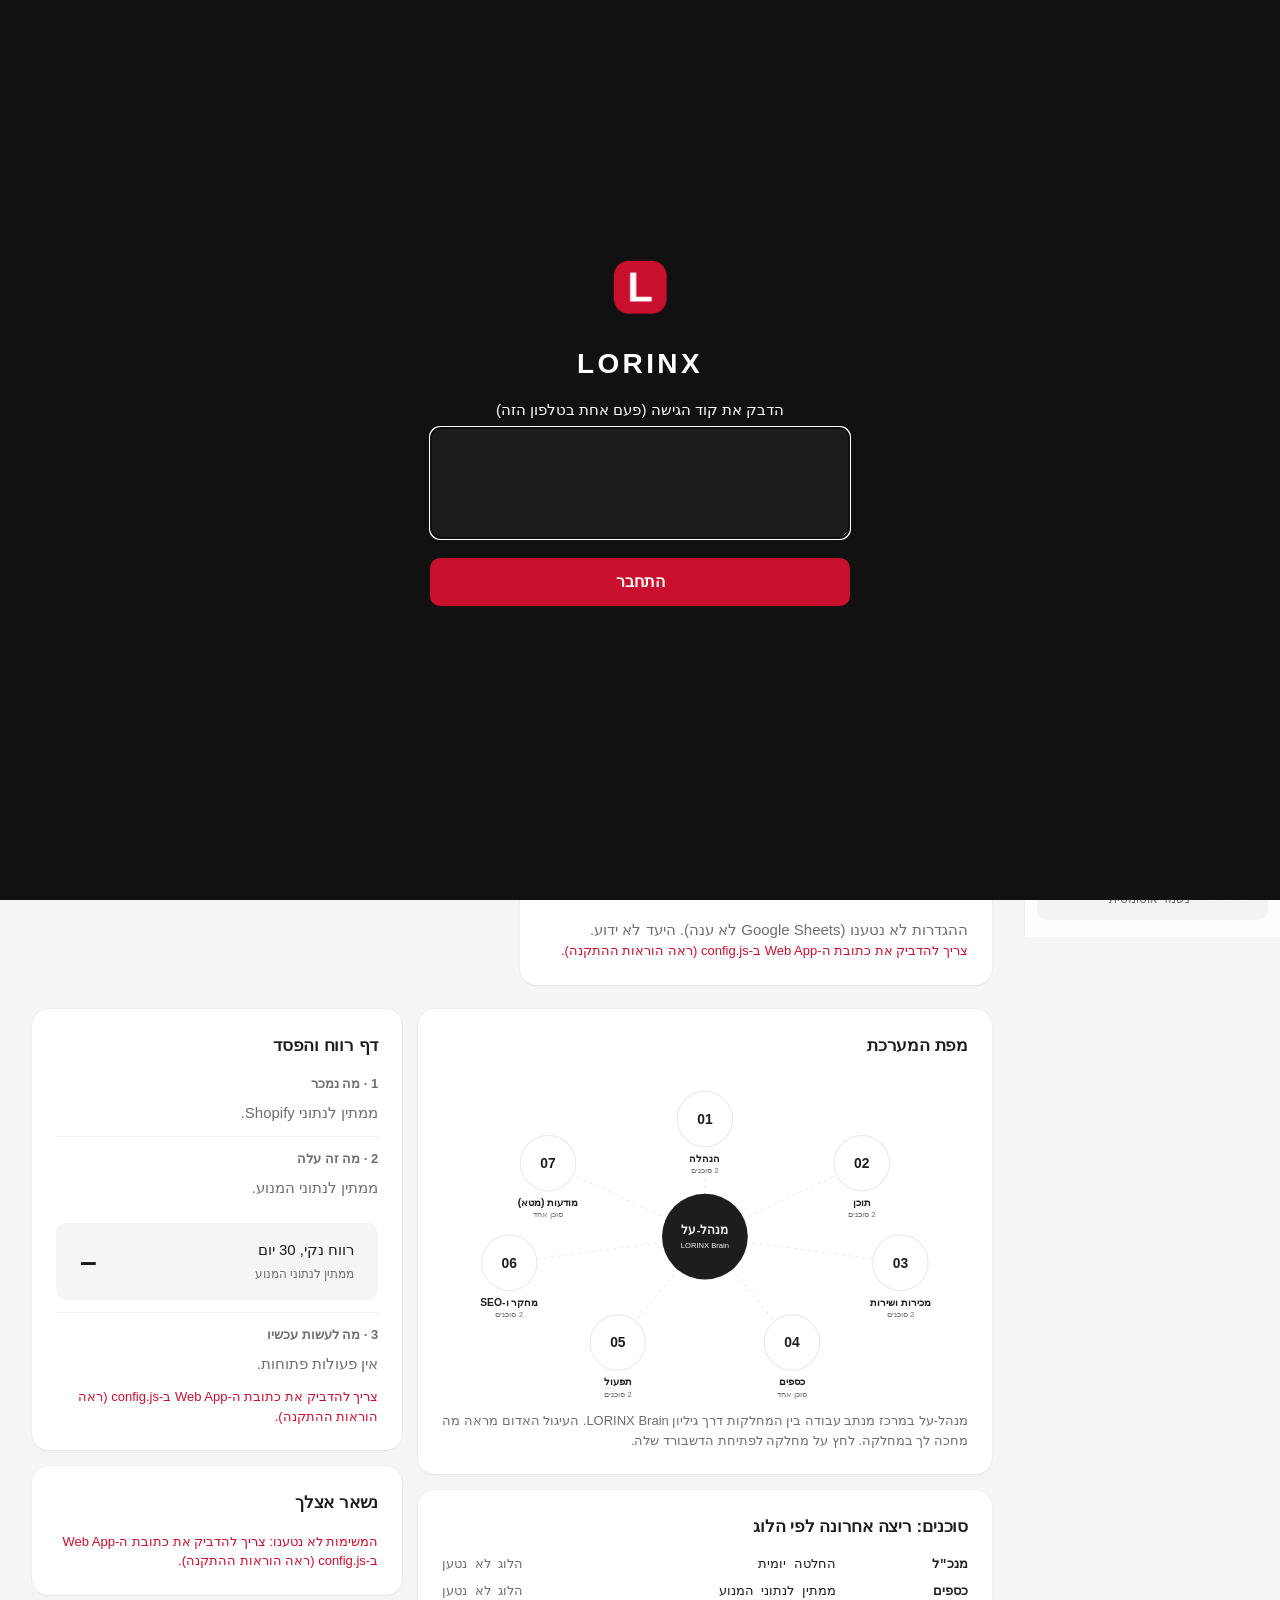
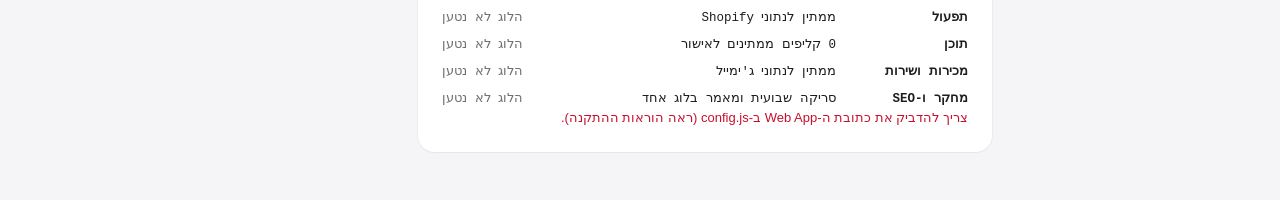
<file: index.html>
<!doctype html>
<html lang="he" dir="rtl"><head><meta charset="utf-8"><meta name="viewport" content="width=device-width,initial-scale=1,viewport-fit=cover"><meta name="robots" content="noindex,nofollow"><meta name="referrer" content="no-referrer"><meta http-equiv="Content-Security-Policy" content="default-src 'self'; script-src 'self' 'sha256-3s3HkGnDMBI40ioAd7CwN55PYe2HM4/DrvTr1pJ2PUg=' 'sha256-/rMK8/UhZylrbrLeGROxRGdM5yQMmKwG+TKrNScrNNk='; style-src 'self' 'unsafe-inline' https://fonts.googleapis.com; font-src https://fonts.gstatic.com; connect-src https://script.google.com https://script.googleusercontent.com; img-src 'self' data: blob:; media-src 'self' blob: data:; object-src 'none'; base-uri 'none'; form-action 'none'"><meta name="theme-color" content="#111111"><link rel="manifest" href="manifest.webmanifest"><link rel="apple-touch-icon" href="apple-touch-icon.png"><link rel="icon" type="image/svg+xml" href="favicon.svg"><link rel="icon" href="favicon.ico" sizes="any"><meta name="apple-mobile-web-app-capable" content="yes"><meta name="mobile-web-app-capable" content="yes"><meta name="apple-mobile-web-app-title" content="LORINX">
<title>LORINX מרכז שליטה</title>
<link rel="icon" type="image/svg+xml" href="[data-uri]">
<link rel="preconnect" href="https://fonts.googleapis.com">
<link rel="stylesheet" href="https://fonts.googleapis.com/css2?family=Arimo:wght@400;600;700&display=swap">
<style>
/* LORINX design system. One accent (red), neutral surfaces, 8px spacing scale, three radii, one soft shadow. */
:root{
  --bg:#F5F5F7; --surface:#FFFFFF; --surface2:#F5F5F7; --ink:#1D1D1F; --muted:#6E6E73; --faint:#AEAEB2;
  --line:rgba(0,0,0,.09); --line2:rgba(0,0,0,.06); --hover:rgba(0,0,0,.04);
  --side:rgba(255,255,255,.78); --sidefg:#1D1D1F; --sidemut:#6E6E73; --sideact:rgba(0,0,0,.06);
  --lime:#C8102E; --limeink:#FFFFFF; --hot:#C8102E; --accent:#C8102E; --accent-ink:#C8102E; --accent-soft:rgba(200,16,46,.10);
  --ok:#1D1D1F; --warn:#6E6E73; --bad:#C8102E; --off:#6E6E73;
  --okbg:#EDEDF0; --warnbg:#F2F2F4; --badbg:#FCE8EB; --offbg:#F2F2F4;
  --font:-apple-system,BlinkMacSystemFont,"SF Pro Text","Heebo","Segoe UI",Arial,sans-serif; --mono:ui-monospace,"SF Mono",Menlo,Consolas,monospace;
  --r1:10px; --r2:16px; --r:16px; --sh:0 1px 2px rgba(0,0,0,.04),0 0 0 .5px rgba(0,0,0,.06);
  --s1:4px; --s2:8px; --s3:12px; --s4:16px; --s5:24px; --s6:32px; --s7:48px;
  --t-title:32px; --t-h2:17px; --t-body:15px; --t-small:13px; --t-cap:12px;
  --ease:cubic-bezier(.2,.7,.2,1); --dur:.16s;
}
@media (prefers-color-scheme: dark){:root:not([data-theme="light"]){
  --bg:#000000; --surface:#1C1C1E; --surface2:#2C2C2E; --ink:#F5F5F7; --muted:#98989D; --faint:#8E8E93;
  --line:rgba(255,255,255,.12); --line2:rgba(255,255,255,.07); --hover:rgba(255,255,255,.06);
  --side:rgba(28,28,30,.8); --sidefg:#F5F5F7; --sidemut:#98989D; --sideact:rgba(255,255,255,.10);
  --ok:#F5F5F7; --warn:#98989D; --bad:#FF5A6A; --accent:#E0283C; --accent-ink:#FF6B7A; --lime:#E0283C; --hot:#E0283C; --accent-soft:rgba(224,40,60,.18);
  --okbg:#2C2C2E; --warnbg:#262628; --badbg:#3A1519; --offbg:#262628; --sh:0 0 0 .5px rgba(255,255,255,.08); color-scheme:dark}}
:root[data-theme="dark"]{
  --bg:#000000; --surface:#1C1C1E; --surface2:#2C2C2E; --ink:#F5F5F7; --muted:#98989D; --faint:#8E8E93;
  --line:rgba(255,255,255,.12); --line2:rgba(255,255,255,.07); --hover:rgba(255,255,255,.06);
  --side:rgba(28,28,30,.8); --sidefg:#F5F5F7; --sidemut:#98989D; --sideact:rgba(255,255,255,.10);
  --ok:#F5F5F7; --warn:#98989D; --bad:#FF5A6A; --accent:#E0283C; --accent-ink:#FF6B7A; --lime:#E0283C; --hot:#E0283C; --accent-soft:rgba(224,40,60,.18);
  --okbg:#2C2C2E; --warnbg:#262628; --badbg:#3A1519; --offbg:#262628; --sh:0 0 0 .5px rgba(255,255,255,.08); color-scheme:dark}
*{box-sizing:border-box}
html,body{margin:0}
body{background:var(--bg);color:var(--ink);font-family:var(--font);line-height:1.5;font-size:var(--t-body);-webkit-font-smoothing:antialiased}

/* layout */
.app{display:grid;grid-template-columns:256px minmax(0,1fr);min-height:100vh;transition:grid-template-columns .22s var(--ease)}
.app.collapsed{grid-template-columns:72px minmax(0,1fr)}
.side{background:var(--side);-webkit-backdrop-filter:saturate(1.8) blur(20px);backdrop-filter:saturate(1.8) blur(20px);color:var(--sidefg);padding:var(--s5) var(--s3);display:flex;flex-direction:column;gap:var(--s4);position:sticky;top:0;height:100vh;overflow-y:auto;overflow-x:hidden;border-inline-end:1px solid var(--line2)}
.brand{padding:0 var(--s2) var(--s2);display:flex;align-items:center;gap:var(--s3)}
.brand .mk{width:36px;height:36px;border-radius:9px;flex:none;display:block}
.brand div{min-width:0;flex:1}
.brand b{display:block;font-size:16px;letter-spacing:.12em;line-height:1.15;font-weight:700}
.brand span{font-size:var(--t-cap);color:var(--sidemut)}
.colbtn{flex:none;width:28px;height:28px;padding:0;border:0;background:transparent;color:var(--sidemut);border-radius:8px;display:grid;place-items:center}
.colbtn:hover{background:var(--hover);color:var(--ink)}
.colbtn svg{width:18px;height:18px;transition:transform .22s var(--ease)}
.app.collapsed .colbtn svg{transform:scaleX(-1)}
.nav{display:flex;flex-direction:column;gap:2px}
.nav h4{margin:var(--s4) var(--s3) var(--s2);font-size:var(--t-cap);color:var(--sidemut);font-weight:600;letter-spacing:0}
.nav a{display:flex;align-items:center;justify-content:space-between;gap:var(--s2);padding:9px var(--s3);color:var(--sidefg);text-decoration:none;font-size:14px;border-radius:var(--r1);cursor:pointer;position:relative;transition:background var(--dur) var(--ease)}
.nav a:hover{background:var(--hover)}
.nav a.on{background:var(--sideact);font-weight:600}
.nav a:focus-visible{outline:2px solid var(--accent);outline-offset:-2px}
.nav .lab{display:flex;align-items:center;gap:var(--s3);min-width:0}
.nav .sym{width:20px;height:20px;flex:none;fill:none;stroke:currentColor;stroke-width:1.7;stroke-linecap:round;stroke-linejoin:round;opacity:.72}
.nav a.on .sym{opacity:1;stroke:var(--accent)}
.nav .ic{width:6px;height:6px;border-radius:50%;background:var(--faint);flex:none}
.nav .ic.warn{background:var(--faint)}.nav .ic.bad{background:var(--accent)}.nav .ic.ok{display:none}
.badge{min-width:20px;height:20px;padding:0 6px;border-radius:10px;background:var(--accent);color:#fff;font-size:11px;font-weight:600;display:inline-grid;place-items:center}
.badge.dim{background:var(--surface2);color:var(--muted)}
.connside{padding:var(--s2) var(--s3)}
.connside h4{margin:0 0 var(--s2);font-size:var(--t-cap);color:var(--sidemut);font-weight:600}
.chipsd{display:flex;flex-wrap:wrap;gap:6px}
.chipsd span{font-size:11px;padding:3px 9px;border-radius:999px;background:var(--hover);color:var(--muted);display:inline-flex;gap:6px;align-items:center}
.chipsd span i{width:6px;height:6px;border-radius:50%;background:var(--faint)}
.chipsd span i.ok{background:var(--ink)}.chipsd span i.bad{background:var(--accent)}
.sidefoot{margin-top:auto;font-size:var(--t-cap);color:var(--sidemut);padding:var(--s3);border-radius:var(--r1);display:flex;gap:var(--s3);align-items:center;background:var(--hover)}
.sidefoot .av{display:flex}
.sidefoot .av span{width:22px;height:22px;border-radius:50%;border:2px solid var(--surface);margin-inline-start:-6px;display:grid;place-items:center;font-size:10px;font-weight:600;color:#fff;background:var(--faint)}
.sidefoot .av span:nth-child(1){background:var(--accent);margin-inline-start:0}.sidefoot .av span:nth-child(2){background:var(--ink)}.sidefoot .av span:nth-child(3){background:var(--muted)}
.sidefoot b{display:block;color:var(--ink);font-size:var(--t-cap);font-weight:600}
.app.collapsed .brand div,.app.collapsed .nav h4,.app.collapsed .connside,.app.collapsed .sidefoot,.app.collapsed .nav .lab>span:not(.sym),.app.collapsed .nav .ic{display:none}
.app.collapsed .brand{flex-direction:column;padding:0}
.app.collapsed .nav a{justify-content:center;padding:11px 0}
.app.collapsed .nav .badge{position:absolute;top:2px;inset-inline-end:8px;min-width:16px;height:16px;font-size:10px;padding:0 4px}

.main{min-width:0;padding:var(--s6) var(--s6) var(--s7);display:flex;flex-direction:column;gap:var(--s5);max-width:1240px;width:100%}
.top{display:flex;justify-content:space-between;align-items:flex-end;gap:var(--s4);flex-wrap:wrap}
.top h1{overflow-wrap:anywhere;margin:0;font-size:var(--t-title);font-weight:700;letter-spacing:-.02em;line-height:1.15}
.top .sub{color:var(--muted);font-size:var(--t-small);margin-top:var(--s1)}
.tools{display:flex;gap:var(--s3);align-items:center;flex-wrap:wrap}
.pillx{display:inline-flex;align-items:center;gap:var(--s2);font-size:var(--t-small);font-weight:500;padding:6px 12px;background:var(--surface);box-shadow:var(--sh);border-radius:999px}
.pillx i{width:7px;height:7px;border-radius:50%;background:var(--faint)}
.pillx.bad i{background:var(--accent);box-shadow:0 0 0 3px var(--accent-soft)}
.clock{font-variant-numeric:tabular-nums;font-size:var(--t-small);font-weight:500;color:var(--muted)}
h2{font-size:var(--t-h2);margin:0 0 var(--s4);font-weight:600;color:var(--ink);letter-spacing:-.01em}
#view{animation:vin .22s var(--ease);display:flex;flex-direction:column;gap:var(--s5)}
@keyframes vin{from{opacity:0;transform:translateY(4px)}to{opacity:1;transform:none}}

/* data surfaces */
.ticker{background:var(--surface);box-shadow:var(--sh);color:var(--muted);border-radius:var(--r1);padding:var(--s3) var(--s4);display:flex;gap:var(--s5);overflow-x:auto;font-family:var(--mono);font-size:12px;white-space:nowrap;direction:ltr}
.ticker b{color:var(--ink);margin-inline-end:6px;font-weight:600}.ticker .up{color:var(--ink)}.ticker .dn{color:var(--accent-ink)}
.hero{border-radius:var(--r2);padding:var(--s6);background:var(--surface);box-shadow:var(--sh);color:var(--ink);display:flex;justify-content:space-between;gap:var(--s5);flex-wrap:wrap;align-items:center}
.hero .big{font-size:60px;font-weight:600;line-height:1;letter-spacing:-.03em;font-variant-numeric:tabular-nums;direction:ltr;display:inline-block}
.hero .hi{font-size:var(--t-body);margin-top:var(--s3);color:var(--muted)}
.hero .ov{text-align:end}.hero .ov b{display:block;font-size:48px;line-height:1;font-weight:600;letter-spacing:-.02em}.hero .ov span{font-size:var(--t-small);color:var(--muted)}
.kpis{display:grid;grid-template-columns:repeat(auto-fit,minmax(140px,1fr));gap:var(--s4)}
.kpi{background:var(--surface);box-shadow:var(--sh);border-radius:var(--r2);padding:var(--s5);min-width:0;display:flex;flex-direction:column;gap:var(--s1)}
.kpi .l{color:var(--muted);font-size:var(--t-small)}
.kpi b{font-size:32px;font-weight:600;letter-spacing:-.02em;font-variant-numeric:tabular-nums;line-height:1.15;margin-block:var(--s1)}
.kpi .s{color:var(--muted);font-size:var(--t-cap)}
.kpi.warn b{color:var(--ink)} .kpi.bad b{color:var(--bad)} .kpi.ok b{color:var(--ink)}
.card{background:var(--surface);box-shadow:var(--sh);border-radius:var(--r2);padding:var(--s5);min-width:0}
.card>h2{margin-bottom:var(--s4)}
.card.dark{background:var(--surface);color:var(--ink)}.card.dark h2{color:var(--ink)}
.grid2{display:grid;grid-template-columns:repeat(auto-fit,minmax(340px,1fr));gap:var(--s4)}
.split{display:grid;grid-template-columns:minmax(0,1.55fr) minmax(0,1fr);gap:var(--s4)}
.pill{display:inline-block;font-size:var(--t-cap);padding:3px 10px;font-weight:600;white-space:nowrap;border-radius:999px}
.pill.ok{background:var(--okbg);color:var(--ok)} .pill.warn{background:var(--warnbg);color:var(--warn)} .pill.bad{background:var(--badbg);color:var(--bad)} .pill.off{background:var(--offbg);color:var(--off)} .pill.lime{background:var(--accent-soft);color:var(--accent-ink)}

/* controls */
button{font:inherit;font-size:14px;font-weight:500;cursor:pointer;padding:8px 16px;border:1px solid var(--ink);background:var(--ink);color:var(--bg);border-radius:var(--r1);transition:background var(--dur) var(--ease),opacity var(--dur) var(--ease),transform .08s var(--ease)}
button:hover{opacity:.86}
button:active{transform:scale(.98)}
button.ghost{background:transparent;color:var(--ink);border-color:var(--line)}
button.ghost:hover{background:var(--hover);opacity:1}
button.go{background:var(--accent);border-color:var(--accent);color:var(--limeink);font-weight:600}
button.sm{padding:6px 12px;font-size:var(--t-small)}
button.x{padding:4px 10px;font-size:var(--t-small);background:transparent;color:var(--muted);border-color:var(--line)}
button.x:hover{color:var(--accent-ink);background:var(--accent-soft);opacity:1}
button:focus-visible,input:focus-visible,select:focus-visible,.node:focus-visible{outline:2px solid var(--accent);outline-offset:2px}
button[disabled]{opacity:.4;cursor:default;pointer-events:none}
input,select{font:inherit;font-size:14px;color:var(--ink);background:var(--surface2);border:1px solid transparent;border-radius:var(--r1);padding:8px 12px;min-width:0;width:100%;transition:border-color var(--dur) var(--ease),box-shadow var(--dur) var(--ease),background var(--dur) var(--ease)}
input:hover,select:hover{background:var(--hover)}
input:focus,select:focus{outline:none;background:var(--surface);border-color:var(--accent);box-shadow:0 0 0 3px var(--accent-soft)}
select{-webkit-appearance:none;appearance:none;background-image:url("data:image/svg+xml,%3Csvg xmlns='http://www.w3.org/2000/svg' width='12' height='8' fill='none' stroke='%2386868B' stroke-width='1.6' stroke-linecap='round'%3E%3Cpath d='M1 1.5l5 5 5-5'/%3E%3C/svg%3E");background-repeat:no-repeat;background-position:left 12px center;padding-inline-end:12px;padding-inline-start:30px}
input[type=checkbox]{width:22px;height:22px;padding:0;accent-color:var(--accent)}
.note{font-size:var(--t-small);color:var(--muted);margin:var(--s3) 0 0}
.err{font-size:var(--t-small);color:var(--bad);margin:0}
.stale{font-size:var(--t-cap);color:var(--muted)}
.stale.old{color:var(--bad);font-weight:600}
.hrow{display:grid;grid-template-columns:1fr auto;gap:4px 12px;padding:10px 0;border-bottom:1px solid var(--line,rgba(128,128,128,.18))}
.hrow:last-child{border-bottom:0}
.hrow .pill{align-self:start}
.hrow .d{grid-column:1/-1;font-size:var(--t-small);color:var(--muted);overflow-wrap:anywhere}
a{color:var(--accent-ink);text-decoration:none}a:hover{text-decoration:underline}
.nav a{color:var(--sidefg)}.nav a:hover{text-decoration:none}
.tbl{overflow-x:auto}
table{border-collapse:collapse;width:100%;font-size:14px}
th{text-align:start;font-size:var(--t-cap);color:var(--muted);font-weight:500;padding:var(--s2) var(--s3);border-bottom:1px solid var(--line);white-space:nowrap}
td{padding:var(--s3);border-bottom:1px solid var(--line2);vertical-align:middle}
tbody tr{transition:background var(--dur) var(--ease)}
tbody tr:hover td{background:var(--hover)}
tr:last-child td{border-bottom:0}
td.num,th.num{font-variant-numeric:tabular-nums;text-align:end}
tr.hot td{background:var(--badbg)}
.gauge{display:grid;gap:var(--s3);justify-items:center}
.gauge svg{width:100%;max-width:300px;display:block}
.gauge .gt{fill:none;stroke:var(--surface2);stroke-width:14;stroke-linecap:round}
.gauge .gv{fill:none;stroke:var(--accent);stroke-width:14;stroke-linecap:round;transition:stroke-dashoffset .6s var(--ease)}
.gauge .gnum{font-size:21px;font-weight:700;fill:var(--ink)}
.gauge .gsub{font-size:8.5px;fill:var(--sidemut)}
.gstats{display:grid;grid-template-columns:repeat(3,minmax(0,1fr));gap:var(--s3);width:100%;text-align:center}
.gstats b{display:block;font-size:18px}.gstats span{font-size:var(--t-cap);color:var(--sidemut)}
.seg{display:flex;gap:6px;margin-bottom:var(--s2)}
.seg button.on{background:var(--ink);color:var(--bg);border-color:var(--ink)}
.prog{height:6px;background:var(--surface2);border-radius:6px;margin-top:var(--s2);position:relative;overflow:hidden}
.prog i{position:absolute;inset-block:0;inset-inline-start:0;background:var(--ink);border-radius:6px;transition:width .5s var(--ease)}

/* lists */
.rows{display:flex;flex-direction:column}
.row{display:grid;grid-template-columns:1fr auto;gap:2px var(--s3);padding-block:var(--s3);border-top:1px solid var(--line2);align-items:center}
.row:first-child{border-top:0;padding-top:0}
.row .n{font-weight:500;min-width:0;overflow-wrap:anywhere}
.row .v{color:var(--muted);font-size:var(--t-small);text-align:end}
.row .d{color:var(--muted);font-size:var(--t-small);grid-column:1 / -1;overflow-wrap:anywhere}
.erow{display:grid;grid-template-columns:1fr 1fr auto;gap:6px;padding-block:var(--s2);border-top:1px solid var(--line2);align-items:center}
.erow:first-child{border-top:0;padding-top:0}
.erow .full{grid-column:1 / -1}
.stack{display:flex;flex-direction:column;gap:6px}
.todo{display:flex;gap:var(--s3);align-items:flex-start;padding-block:var(--s3);border-top:1px solid var(--line2)}
.todo:first-child{border-top:0;padding-top:0}
.todo input[type=checkbox]{margin-top:3px;flex:none}
.todo.done span{text-decoration:line-through;color:var(--muted)}
.todo label{display:flex;gap:var(--s3);flex:1;cursor:pointer;min-width:0}
.clip{display:grid;grid-template-columns:120px minmax(0,1fr);gap:var(--s2) var(--s4);padding-block:var(--s4);border-top:1px solid var(--line2);align-items:start}
.clip:first-child{border-top:0;padding-top:0}
.clip .cv{width:120px;aspect-ratio:9/16;background:#000;border-radius:var(--r1);display:block;object-fit:cover}
.clip .body{display:flex;flex-direction:column;gap:var(--s2);min-width:0}
.clip .tp{display:flex;justify-content:space-between;gap:var(--s3);flex-wrap:wrap;align-items:center}
.clip .cap{overflow-wrap:anywhere;white-space:pre-line;line-height:1.65;font-size:14px;color:var(--ink)}
.clip h3{overflow-wrap:anywhere;margin:0;font-size:var(--t-h2);font-weight:600}
.clip.edit{display:flex;flex-direction:column}
.meta{color:var(--muted);font-size:var(--t-small);display:flex;gap:var(--s3);flex-wrap:wrap}
.file{font-family:var(--mono);font-size:var(--t-cap);direction:ltr;text-align:left;color:var(--muted);overflow-wrap:anywhere}
.acts{display:flex;gap:var(--s2);flex-wrap:wrap;align-items:center}
.empty{color:var(--muted)}
.chips{display:flex;gap:6px;flex-wrap:wrap}
.chip{font-size:var(--t-cap);padding:6px 12px;background:var(--surface2);border-radius:999px;color:var(--muted)}
.bar{display:flex;gap:var(--s2);flex-wrap:wrap;align-items:center;margin-top:var(--s3)}
.editing .card,.editing .kpi{outline:1px dashed var(--line)}
.conn{display:grid;grid-template-columns:1fr auto auto;gap:6px var(--s3);align-items:center;padding-block:var(--s3);border-top:1px solid var(--line2)}
.conn:first-child{border-top:0;padding-top:0}
.conn .d{grid-column:1 / -1;color:var(--muted);font-size:var(--t-small)}
.setgrid{display:grid;grid-template-columns:minmax(0,1fr) 130px;gap:var(--s2) var(--s3);align-items:center}
.setgrid .k{font-size:14px;min-width:0}
.setgrid .k small{display:block;color:var(--muted);font-size:var(--t-cap)}

/* system map */
#hub svg{width:100%;height:auto;display:block}
.node{cursor:pointer}
.node circle.c{fill:var(--surface);stroke:var(--line);stroke-width:1.5;transition:stroke .16s var(--ease),stroke-width .16s var(--ease)}
.node:hover circle.c,.node:focus-visible circle.c{stroke:var(--accent);stroke-width:2.5}
.node text{fill:var(--ink);font-family:var(--font)}
.node .sub{fill:var(--muted)}
.orch circle.o{fill:var(--ink);stroke:none}
.orch text{fill:var(--bg);font-family:var(--font)}
.link{fill:none;stroke:var(--line);stroke-width:1.5;stroke-dasharray:4 6}
.bdgc{fill:var(--accent)} .bdgt{fill:#fff !important;font-weight:600}
.term{font-family:var(--mono);font-size:12.5px;display:flex;flex-direction:column;gap:var(--s2);direction:rtl}
.term div{display:grid;grid-template-columns:120px minmax(0,1fr) auto;gap:var(--s3)}
.term b{color:var(--ink);font-weight:600}.term .t{color:var(--muted)}
.sec{padding-block:var(--s3);border-top:1px solid var(--line2)}.sec:first-of-type{border-top:0;padding-top:0}
.sec h3{margin:0 0 var(--s2);font-size:var(--t-small);font-weight:600;color:var(--muted)}
.line{display:flex;justify-content:space-between;gap:var(--s3);padding-block:6px;font-size:14px;align-items:center}
.line span:last-child{font-variant-numeric:tabular-nums}
.netbar{background:var(--surface2);color:var(--ink);border-radius:var(--r1);padding:var(--s4) var(--s5);display:flex;justify-content:space-between;align-items:center;gap:var(--s3);margin-block:var(--s3)}
.netbar b{white-space:nowrap;font-size:30px;font-weight:600;letter-spacing:-.02em;color:var(--ink);font-variant-numeric:tabular-nums}
.next{display:flex;justify-content:space-between;gap:var(--s3);align-items:center;padding-block:var(--s3);border-top:1px solid var(--line2);font-size:14px}
.next:first-of-type{border-top:0}
.next .n{width:22px;height:22px;border-radius:50%;background:var(--accent);color:var(--limeink);display:grid;place-items:center;font-weight:600;font-size:12px;flex:none}
.next>span:first-child{overflow-wrap:anywhere;display:flex;gap:var(--s3);align-items:center;min-width:0}
#msg{position:fixed;inset-inline:16px;bottom:24px;z-index:9;max-width:520px;margin-inline:auto;display:flex;flex-direction:column;gap:8px;pointer-events:none}
.toast{pointer-events:auto;display:flex;align-items:center;gap:10px;background:var(--ink);color:var(--bg);padding:10px 16px;border-radius:var(--r1);font-size:14px;box-shadow:0 8px 30px rgba(0,0,0,.18);animation:toast .22s var(--ease)}
.toast span{flex:1}.toast button{background:transparent;color:var(--bg);border:1px solid rgba(128,128,128,.55);padding:4px 10px}
#msg,#offl,#lerr{direction:rtl}
#lerr,#offl{position:sticky;top:env(safe-area-inset-top);z-index:40;background:var(--accent);color:#fff;text-align:center;padding:8px 12px;font-size:14px;font-weight:600}
#lerr[hidden],#offl[hidden]{display:none}
.dirty{background:var(--accent-soft);color:var(--accent-ink);padding:8px 12px;border-radius:var(--r1);font-size:var(--t-small);margin-bottom:8px;font-weight:600}
input.srch{width:100%;margin-bottom:8px}
@keyframes toast{from{opacity:0;transform:translateY(8px)}to{opacity:1;transform:none}}

/* skeleton */
.skel{background:linear-gradient(90deg,var(--surface2) 25%,var(--hover) 50%,var(--surface2) 75%);background-size:200% 100%;animation:sk 1.3s linear infinite;border-radius:var(--r1)}
@keyframes sk{from{background-position:200% 0}to{background-position:-200% 0}}
.skelwrap{display:grid;grid-template-columns:repeat(auto-fit,minmax(168px,1fr));gap:var(--s4)}
.skelwrap .skel{height:112px;border-radius:var(--r2)}
.skelwrap .skel.wide{grid-column:1/-1;height:140px}

/* calendar */
.cal{display:grid;grid-template-columns:repeat(7,minmax(0,1fr));gap:var(--s2)}
.cal .dh{font-size:var(--t-cap);color:var(--muted);text-align:center;font-weight:500;padding-bottom:2px}
.cal .day{min-height:108px;background:var(--surface2);border-radius:var(--r1);padding:var(--s2);display:flex;flex-direction:column;gap:4px;min-width:0}
.cal .day.out{opacity:.4}.cal .day.off{background:transparent;box-shadow:inset 0 0 0 1px var(--line2)}.cal .day.today{background:var(--surface);box-shadow:0 0 0 1.5px var(--accent)}
.cal .dn{font-size:var(--t-cap);color:var(--muted);display:flex;justify-content:space-between}
.cal .ev{font:inherit;font-size:11px;text-align:start;border-radius:6px;padding:4px 6px;border:0;cursor:pointer;line-height:1.3;overflow-wrap:anywhere;width:100%;font-weight:500}
.cal .ev b{display:block;font-size:11px;font-weight:600}
.ev.ok{background:var(--okbg);color:var(--ok)}.ev.warn{background:var(--warnbg);color:var(--warn)}.ev.off{background:var(--offbg);color:var(--off)}.ev.lime{background:var(--accent);color:var(--limeink)}.ev.sel{outline:2px solid var(--ink)}
.exrow{display:grid;grid-template-columns:minmax(0,2fr) 100px 100px minmax(0,2fr) auto;gap:6px;padding-block:6px;border-top:1px solid var(--line2);align-items:center}
.exrow>*{min-width:0;overflow-wrap:anywhere}
.exrow.h{font-size:var(--t-cap);color:var(--muted);border-top:0}
.upc{display:grid;grid-template-columns:96px 52px minmax(0,1fr) auto;gap:var(--s2);padding-block:var(--s2);border-top:1px solid var(--line2);align-items:center;font-size:14px}
.upc:first-child{border-top:0}

/* responsive: laptop, tablet, mobile */
@media (max-width:1180px){.main{padding:var(--s5) var(--s5) var(--s7)}}
@media (max-width:980px){.split{grid-template-columns:minmax(0,1fr)}}
@media (max-width:820px){
  .app,.app.collapsed{grid-template-columns:minmax(0,1fr)}
  .side{position:fixed;inset:auto 0 0 0;top:auto;height:auto;z-index:20;flex-direction:row;padding:6px 8px calc(6px + env(safe-area-inset-bottom));gap:0;border-inline-end:0;border-top:1px solid var(--line);overflow:visible}
  .brand,.connside,.sidefoot,.nav h4,.colbtn{display:none}
  .nav{flex-direction:row;overflow-x:auto;gap:2px;width:100%;scrollbar-width:none}
  .nav::-webkit-scrollbar{display:none}
  .nav a,.app.collapsed .nav a{flex:0 0 auto;flex-direction:column;justify-content:center;gap:2px;min-width:64px;padding:6px 8px;font-size:10.5px;border-radius:var(--r1)}
  .nav .lab,.app.collapsed .nav .lab{flex-direction:column;gap:2px;align-items:center}
  .app.collapsed .nav .lab>span:not(.sym){display:inline}
  .nav .lab>span:not(.sym){white-space:nowrap}
  .nav .ic,.app.collapsed .nav .ic{display:none}
  .nav .badge,.app.collapsed .nav .badge{position:absolute;top:2px;inset-inline-end:10px;min-width:16px;height:16px;font-size:10px;padding:0 4px}
  .nav a.on{background:transparent;color:var(--accent-ink)}
  .main{padding:var(--s5) var(--s4) 104px;gap:var(--s4)}
  .top h1{font-size:28px}
  .clip{grid-template-columns:96px minmax(0,1fr)}.clip .cv{width:96px}
  .hero{padding:var(--s5)}.hero .big{font-size:44px}.hero .ov b{font-size:36px}
  .card{padding:var(--s4)}.kpi{padding:var(--s4)}.kpi b{font-size:26px}
  .term div{grid-template-columns:84px minmax(0,1fr)}.term .t{display:none}
  #msg{bottom:88px}
}
@media print{.side,#msg,#offl,.tools,.seg,.colbtn,.bar,button{display:none!important}.app{display:block}.card{break-inside:avoid}body{background:#fff}}
@media (max-width:720px){.cal .day{min-height:70px;padding:4px}.cal .ev{font-size:10px;padding:3px}.exrow{grid-template-columns:1fr 1fr}.upc{grid-template-columns:80px 44px minmax(0,1fr)}.upc .pill{grid-column:1/-1;justify-self:start}}
@media (max-width:560px){.cal{gap:2px;margin-inline:-10px}.cal .day{min-height:56px;padding:1px}.cal .dn span:nth-child(2){display:none}.cal .ev{font-size:0;padding:0;height:44px;min-height:44px;border-radius:6px;display:grid;place-items:center}.cal .ev b{display:none}.cal .ev::before{content:attr(data-g);font-size:16px;line-height:1}}
@media (prefers-reduced-motion:reduce){*,*::before,*::after{animation-duration:.001ms !important;transition-duration:.001ms !important}}

.modal-bg{position:fixed;inset:0;background:rgba(0,0,0,.45);display:flex;align-items:center;justify-content:center;z-index:9999;padding:16px;-webkit-backdrop-filter:blur(4px);backdrop-filter:blur(4px)}
.modal{background:var(--surface);color:var(--ink);border-radius:16px;max-width:380px;width:100%;padding:22px;box-shadow:0 20px 60px rgba(0,0,0,.35);direction:rtl;text-align:right}
.modal h3{margin:0 0 8px;font-size:18px}.modal p{margin:0 0 18px;line-height:1.55;opacity:.8}
.modal .bar{display:flex;gap:10px;justify-content:flex-start}
.modal button.danger{background:#C8102E;color:#fff;border:0}
button.x{color:var(--accent-ink);border-color:var(--accent-soft)}
body{padding-top:env(safe-area-inset-top)}
.modal button:focus-visible{outline:2px solid var(--accent);outline-offset:2px}
@media (max-width:720px){#view{padding-bottom:96px}}
@media (pointer:coarse){button,select,input:not([type=checkbox]){min-height:44px}button.x{min-width:44px}.nav a{min-height:44px}input,select,textarea{font-size:16px}}
@media (max-width:560px){.otbl th:nth-child(3),.otbl td:nth-child(3){display:none}.otbl th,.otbl td{padding-inline:6px}.otbl{font-size:13px}}
@media (max-width:560px){.exrow{grid-template-columns:1fr 1fr}.exrow.h{display:none}.exrow>:nth-child(1),.exrow>:nth-child(4),.exrow>:nth-child(5){grid-column:1/-1}.exrow{padding-block:10px}}

/* period profit */
.seg{flex-wrap:wrap}
.prange{margin:0 0 var(--s3);font-size:var(--t-small);color:var(--muted)}
.netbar b.neg{color:var(--bad)}
.pl{margin-bottom:var(--s3)}
.pl .line{border-top:1px solid var(--line2)}
.pl .line:first-child{border-top:0}
.pl .line.sum{font-weight:700}
.pl .line span:last-child{white-space:nowrap}
.grid2>.card.span{grid-column:1/-1}
.pwrap{container-type:inline-size}
.pgrid{display:grid;grid-template-columns:minmax(0,1fr);gap:var(--s3) var(--s6);align-items:start}
@container (min-width:760px){.pgrid{grid-template-columns:minmax(0,1fr) minmax(0,1.15fr)}}
.pwrap .netbar{flex-wrap:wrap;margin-top:0}
.pwrap .netbar>div{flex:1 1 170px}
.ptbl td.num,.ptbl td:first-child{white-space:nowrap}
.ptbl small{display:block;color:var(--muted);font-size:var(--t-cap)}
.tbl td small{display:block;color:var(--muted);font-size:var(--t-cap);font-weight:400}
@media (max-width:560px){.ptbl th,.ptbl td{padding-inline:var(--s2)}}

/* content preview and viewer */
.mv{position:relative;width:120px}
.cvbtn{padding:0;border:0;background:#000;border-radius:var(--r1);display:block;width:100%;overflow:hidden;cursor:zoom-in;min-height:0}
.cvbtn:hover{opacity:.9}
.clip img.cv{aspect-ratio:auto;height:auto;object-fit:contain;border-radius:0}
.clip .cv.cvwait{background:var(--surface2)}
.clip .cv.cvmiss{background:var(--surface2);color:var(--muted);display:flex;flex-direction:column;align-items:center;justify-content:center;text-align:center;gap:var(--s2);padding:var(--s2);font-size:var(--t-cap);line-height:1.4;aspect-ratio:4/5}
.cvmiss b{color:var(--ink);font-size:var(--t-small);font-weight:600;overflow-wrap:anywhere}
.cvn{position:absolute;inset-block-end:6px;inset-inline-start:6px;background:rgba(0,0,0,.72);color:#fff;font-size:11px;padding:2px 8px;border-radius:999px;pointer-events:none}
.viewer{background:var(--surface);color:var(--ink);border-radius:var(--r2);width:min(980px,100%);max-height:calc(100vh - 32px);display:grid;grid-template-columns:minmax(0,1.1fr) minmax(0,1fr);overflow:hidden;box-shadow:0 20px 60px rgba(0,0,0,.35);direction:rtl;text-align:start}
.vstage{background:#000;display:grid;place-items:center;position:relative;min-height:320px;min-width:0}
.vstage video,.vstage img{max-width:100%;max-height:calc(100vh - 32px);display:block}
.vside{padding:var(--s5);display:flex;flex-direction:column;gap:var(--s3);overflow-y:auto;max-height:calc(100vh - 32px);min-width:0}
.vside .tp{display:flex;justify-content:space-between;gap:var(--s3);flex-wrap:wrap;align-items:center}
.vside h3{margin:0;font-size:20px;font-weight:600}
.vside .cap{white-space:pre-line;line-height:1.65;font-size:14px}
.vside .bar{margin-top:var(--s2)}
.vext{font-size:var(--t-small)}
.vnav{position:absolute;top:50%;transform:translateY(-50%);width:40px;height:40px;min-height:40px;border-radius:50%;padding:0;background:rgba(0,0,0,.6);border:0;color:#fff;font-size:22px;line-height:1}
.vnav:active{transform:translateY(-50%) scale(.96)}
.vnav.p{inset-inline-start:10px}.vnav.n{inset-inline-end:10px}
.vcount{position:absolute;inset-block-start:10px;inset-inline-start:10px;background:rgba(0,0,0,.6);color:#fff;font-size:12px;padding:3px 10px;border-radius:999px;pointer-events:none;font-variant-numeric:tabular-nums}
@media (max-width:820px){.mv{width:96px}}
@media (max-width:720px){.viewer{grid-template-columns:minmax(0,1fr);max-height:calc(100vh - 24px);overflow-y:auto}.vstage{min-height:200px}.vstage video,.vstage img{max-height:62vh}.vside{max-height:none;overflow:visible;padding:var(--s4)}}
.ecard .tp{display:flex;justify-content:space-between;gap:var(--s3);flex-wrap:wrap;align-items:center;margin-bottom:var(--s3)}
.ecard .tp .seg{margin-bottom:0}
.ecard .kpis{margin-top:var(--s3)}
.ek{cursor:pointer}.ek:focus-visible{outline:2px solid var(--ink);outline-offset:2px}
.esel{outline:2px solid var(--ink)}
.edetail{margin-top:var(--s4);border-top:1px solid var(--line2);padding-top:var(--s3)}
.edetail h3{margin:0 0 var(--s2)}
</style>

<div id="lerr" role="alert" dir="rtl" hidden></div>
<div id="offl" role="alert" dir="rtl" hidden>אין חיבור לגיליון. מוצג המצב האחרון הידוע, לקריאה בלבד.</div>
<div class="app" dir="rtl" lang="he" id="app">
  <aside class="side">
    <div class="brand"><svg class="mk" aria-hidden="true" xmlns="http://www.w3.org/2000/svg" viewBox="0 0 512 512"><defs><linearGradient id="lxa" x1="0.2" y1="0" x2="0.9" y2="1"><stop offset="0" stop-color="#FFFFFF"/><stop offset="1" stop-color="#E4E4E4"/></linearGradient><linearGradient id="lxb" x1="0" y1="1" x2="1" y2="0"><stop offset="0" stop-color="#E8E8E8"/><stop offset="1" stop-color="#FFFFFF"/></linearGradient></defs><rect width="512" height="512" fill="#0B0B0B" rx="96"/><g transform="translate(-85.50 -31.50) scale(0.5)"><path d="M441 404Q441 393 451 387L618 284V655Q618 706 580 736Q492 798 441 862Z" fill="url(#lxa)"/><path d="M441 862Q512 776 602 758H925L836 852Q828 867 811 867H441Z" fill="url(#lxb)"/></g></svg><div><b>LORINX</b><span>מערכת הפעלה לעסק</span></div><button class="colbtn" id="colbtn" type="button" aria-label="כיווץ הסרגל" title="כיווץ הסרגל"><svg viewBox="0 0 24 24" fill="none" stroke="currentColor" stroke-width="1.8" stroke-linecap="round" stroke-linejoin="round"><path d="M9 6l6 6-6 6"/></svg></button></div>
    <nav class="nav" id="nav" aria-label="ניווט"></nav>
    <div class="connside" id="connside"></div>
    <div class="sidefoot" id="sidefoot"></div>
  </aside>
  <div class="main">
    <div class="top">
      <div><h1 id="title" tabindex="-1"></h1><div class="sub" id="subtitle"></div></div>
      <div class="tools">
        <span class="pillx" id="livepill"><i></i><span id="livetxt"></span></span>
        <span class="clock" id="clock" dir="ltr"></span>
        <button id="refbtn" class="ghost sm">רענן נתונים</button>
        <button id="editbtn" class="ghost sm" hidden>עריכה</button>
      </div>
    </div>
    <main id="view"><div class="skelwrap"><div class="skel wide"></div><div class="skel"></div><div class="skel"></div><div class="skel"></div><div class="skel"></div></div></main>
  </div>
</div>
<div id="msg" aria-live="polite" role="status"></div>
<script src="gate.js"></script>
<script src="engine.js"></script>
<script src="sheet_adapter.js"></script>
<script src="shim.js"></script>
<script>
(function(){
  var LOCAL=!!window.LORINX_CFG;
  function el(t,c,x){var e=document.createElement(t);if(c)e.className=c;if(x!=null)e.textContent=x;return e}
  function svg(t,a){var e=document.createElementNS("http://www.w3.org/2000/svg",t);for(var k in a||{})e.setAttribute(k,a[k]);return e}
  function J(x){return JSON.stringify(x)}
  function uid(p){return p+Date.now().toString(36)+Math.random().toString(36).slice(2,5)}
  function clone(x){return JSON.parse(J(x))}
  function fmt(n,d){if(n==null||isNaN(n))return "–";var dd=d==null?0:d,v=Number(n);if(Math.round(v*Math.pow(10,dd))===0)v=0;return v.toLocaleString("he-IL",{maximumFractionDigits:dd})}   /* never "-0" (audit 7 U-9) */
  function sh(n){return (n!=null&&!isNaN(n)&&Math.round(Number(n))!==Number(n))?m2(n):fmt(n)+" ₪"}   /* one format for an amount: a fraction is shown with its agorot, in every card (U-13) */
  function plural(n,one,many){return n===1?one:n+" "+many}   /* "קליפ אחד" / "3 קליפים" (U-22) */
  var SHEET="";

  /* ---------- defaults (used only until the store answers / on first run) ---------- */
  function R(a,b,c){return {a:a,b:b||"",c:c||""}}
  function A(n,w,d){return {n:n,w:w||"",d:d||""}}
  function S(l,v,s){return {l:l,v:v,s:s||""}}
  var D_DEPTS=[
    {id:"exec",order:1,name:"הנהלה",st:"ok",tools:["Shopify","Sheets","Gmail"],clips:false,agents:[A("מנכ\"ל","כל יום 06:52","החלטה אחת ליום, הוראה לסוכן הרלוונטי; ניסוי אחד בשבוע"),A("סמנכ\"ל כספים","כל יום 06:58","רווח נטו, תחזית מול יעד, התרעות מרווח")],stats:[],sections:[{t:"מה המערכת מחליטה",rows:[R("החלטה יומית","אחת ביום","נכתבת ללשונית decisions בגיליון"),R("ניסוי שבועי","אחד","השערה, מדד, סף ותוצאה בלשונית experiments"),R("גבולות","","בלי מודעות מטא, בלי שינוי בדף המוצר, רק כלים חינמיים")]}]},
    {id:"content",order:2,name:"תוכן",st:"warn",tools:["Canva","ElevenLabs","Kapwing","Metricool"],clips:true,agents:[A("מפעל תוכן","הפקה ב-1.10 08:30 ואחר כך שבועי","5 קליפים בשבוע, מייל אישור לכל אחד"),A("UGC","ראשון 09:49","תוכן מביקורות אמיתיות בלבד")],stats:[S("פוסטים מתוזמנים","0 מתוך 20","מגבלת התוכנית בחודש"),S("עוקבים","13","0 חדשים ב-30 יום"),S("צפיות, 30 יום","~36","פוסטים וברילס")],sections:[{t:"סבב שבועי קבוע",rows:[R("א׳ כוס רוח","בעיה→פתרון"),R("ב׳ אקדח עיסוי","מוצר"),R("ג׳ כוס רוח","אנשים"),R("ד׳ מעסה רגליים","בעיה→פתרון"),R("ה׳ מכשיר ירכיים","מוצר")]}]},
    {id:"sales",order:3,name:"מכירות ושירות",st:"ok",tools:["ManyChat","Omnisend","Gmail"],clips:false,agents:[A("DM ומכירות","אוטומטי + כל שעה 08:00–22:00","ManyChat על מילות מפתח, שאר השיחות טיוטה אליך"),A("מיילים","אוטומטי","Omnisend, טיוטות ב-Gmail בתווית LORINX-לאישור")],stats:[],sections:[]},
    {id:"fin",order:4,name:"כספים",st:"ok",tools:["Shopify","Sheets"],clips:false,agents:[A("סמנכ\"ל כספים","כל יום 06:58","רווח נטו יומי מהזמנות אמיתיות, בלי הזמנות בדיקה")],stats:[],sections:[]},
    {id:"ops",order:5,name:"תפעול",st:"ok",tools:["Shopify","AutoDS","Gmail"],clips:false,agents:[A("תפעול","כל יום 09:27","הזמנות מול AutoDS: תקין, לבדיקה, באיחור, נתקע"),A("החזרות","לפי פנייה","טיוטה אליך, לא ביצוע")],stats:[],sections:[]},
    {id:"res",order:6,name:"מחקר ו-SEO",st:"ok",tools:["רשת","Sheets"],clips:false,agents:[A("מחקר","שבת 09:47","מתחרים, טרנדים, שאלות לקוחות, 10 הוקים"),A("SEO","שני 08:49","מאמר בלוג אחד בעברית, טיוטה לאישור")],stats:[],sections:[]}
    ,{id:"ads",order:7,name:"מודעות (מטא)",st:"ok",tools:["Meta Ads"],clips:false,agents:[A("סוכן מודעות","קריאה בלבד, יומי","הוצאה, עלות לרכישה ו-MER מהגיליון. תקרה 120 ₪ ליום. שינוי או הוצאה רק אחרי אשר")],stats:[],sections:[]}
  ];
  var D_TODOS=[
    {id:"t1",text:"לוודא שאמצעי התשלום ב-Shopify עודכן (החיוב ב-30.9 כבר עבר)",dept:"ops",done:false},
    {id:"t2",text:"להחליף את סיסמת האינסטגרם",dept:"content",done:false},
    {id:"t3",text:"להפעיל App embeds בערכת הנושא ב-Shopify",dept:"sales",done:false},
    {id:"t4",text:"לשלוח פירוט אחריות (מה מכוסה ואיך מגישים תביעה)",dept:"sales",done:false},
    {id:"t5",text:"לשמור את עדכון הסקיל של שירות הלקוחות",dept:"sales",done:false}
  ];

  /* ---------- state ---------- */
  var db=null, canWrite=false, storeEmpty=false, seeded=false, editMode=false, view="overview";
  var M={depts:clone(D_DEPTS),todos:[],clips:[],biz:{}};
  var LIVE={orders:null,sheet:null,drafts:null,conn:null,log:null,fin:null};   /* each: {data, at, err} */
  var mcp=null;
  function dept(id){return M.depts.filter(function(d){return d.id===id})[0]}

  /* ---------- persistence ---------- */
  var queue={};
  var STICKY=/נכשל|שגיאה|אין חיבור|אין הרשאה|לא נמצא|לא ניתן|בעיה|לא הוגדר|לא תקף/;
  function msg(t,o){
    o=o||{};var box=document.getElementById("msg");
    var last=box.lastChild;if(last&&last.firstChild&&last.firstChild.textContent===t&&!o.action)return function(){};
    var it=el("div","toast"),sticky=o.sticky||STICKY.test(t);if(sticky)it.setAttribute("role","alert");   /* errors are announced at once (U-28) */
    function close(){if(it.parentNode)it.parentNode.removeChild(it)}
    it.appendChild(el("span",null,t));
    if(o.action){var ab=el("button",null,o.action);ab.type="button";ab.addEventListener("click",function(){close();if(o.fn)o.fn()});it.appendChild(ab)}
    if(sticky||o.action){var cx=el("button",null,"✕");cx.type="button";cx.setAttribute("aria-label","סגור הודעה");cx.addEventListener("click",close);it.appendChild(cx)}
    while(box.children.length>=4)box.removeChild(box.firstChild);
    box.appendChild(it);
    if(!sticky)setTimeout(close,o.ms||(o.action?10000:5000));
    return close;
  }
  function putP(path,fn){
    if(!db||!canWrite)return Promise.reject({code:"no_write"});
    var p=(queue[path]||Promise.resolve()).catch(function(){}).then(fn);
    queue[path]=p.catch(function(){});return p;
  }
  var offline=!!window.LX_OFFLINE,wasW=true,viewerOnly=false,blocked={},loadCodes={};
  /* a source that failed to load is shown as an error and writing is switched off until it loads: the screen never claims "all up to date" over data it does not have */
  var loadErrs={},wasWLoad=false;
  function loadErrAny(){return loadErrs.app||loadErrs.clips||null}
  /* one banner at a time: offline wins over a load error, and both are in the page flow (audit 7 U-17) */
  function syncBanners(){
    var b=document.getElementById("lerr"),o=document.getElementById("offl"),ea=loadErrAny();
    o.hidden=!offline;
    if(ea&&!offline){b.textContent="הנתונים לא נטענו: "+ea+" העריכה כבויה עד שהטעינה תצליח.";b.hidden=false}else b.hidden=true;
  }
  function roleNow(){return window.LX_ROLE||"owner"}
  function isOwner(){return roleNow()==="owner"}
  function loadFail(src,e){
    if(e&&e.code==="offline")return;   /* the offline banner already says so */
    /* a read the server refuses to a viewer/approver on purpose is a role limit, not a broken load (U-30). With no role known, a refusal is still an error. */
    if(e&&e.code==="forbidden"&&roleNow()!=="owner"){blocked[src]=true;syncBanners();syncChrome();render();return}
    var had=!!loadErrAny();loadErrs[src]=errText(e,"Google Sheets");loadCodes[src]=e&&e.code;
    if(!had){wasWLoad=canWrite;canWrite=false}
    syncBanners();syncChrome();render();
  }
  function loadOk(src){
    blocked[src]=false;
    if(!loadErrs[src])return;loadErrs[src]=null;
    if(!loadErrAny()){canWrite=wasWLoad&&!offline&&!viewerOnly}
    syncBanners();syncChrome();render();
  }
  window.addEventListener("lx-net",function(){
    var off=!!window.LX_OFFLINE;if(off===offline)return;offline=off;
    if(off){wasW=canWrite||wasW;canWrite=false}else{canWrite=wasW&&!loadErrAny()&&!viewerOnly}
    syncBanners();syncChrome();render();
  });
  /* the server says which role this token has: a viewer cannot write at all, an approver cannot touch expenses and settings (U-30) */
  window.addEventListener("lx-role",function(){
    var v=roleNow()==="viewer";viewerOnly=v;
    /* reads that were refused before the role was known are role limits, not broken loads */
    if(roleNow()!=="owner")Object.keys(loadErrs).forEach(function(k){if(loadErrs[k]&&loadCodes[k]==="forbidden"){loadErrs[k]=null;blocked[k]=true}});
    if(v){wasW=false;wasWLoad=false;canWrite=false}else if(db&&!loadErrAny()&&!offline){canWrite=true;wasW=true}
    syncBanners();syncChrome();render();
  });
  window.LX_WARN=function(t){msg(t)};
  window.LX_LOADERR=function(src,e){loadFail(src,e)};   /* the runtime reports every failed read here, not only the first one (audit 7 U-3) */
  function putErr(e){
    if(e&&e.code==="no_write"){msg(offline?"אין חיבור לגיליון. השינוי לא נשמר.":"אין הרשאה לכתיבה כרגע. השינוי לא נשמר.");return}
    if(e&&(e.code==="offline"||e.code==="conflict"||e.code==="timeout"||e.code==="forbidden")){msg(e.message||"אין חיבור לגיליון. השינוי לא נשמר.");return}
    if(e&&e.code==="invalid_argument"){canWrite=false;syncChrome();msg("אין הרשאת כתיבה. השינוי לא נשמר.")}else if(e&&e.code==="upstream_error"&&e.message){msg(e.message)}else{msg("השמירה נכשלה, נסה שוב.")}
  }
  function put(path,fn){putP(path,fn).catch(putErr)}
  function refreshSrc(){try{return Promise.resolve(db&&db.refresh?db.refresh():null).catch(function(){})}catch(e){return Promise.resolve()}}
  /* ---------- confirm dialog + generic delete (one path for every entity) ---------- */
  function confirmBox(o){
    return new Promise(function(res){
      var prev=document.activeElement,pk=btnKey(prev),bg=el("div","modal-bg"),m=el("div","modal");
      m.setAttribute("role","alertdialog");m.setAttribute("aria-modal","true");
      var h3=el("h3",null,o.title),pp=el("p",null,o.text);h3.id="cfm-t";pp.id="cfm-d";m.setAttribute("aria-labelledby","cfm-t");m.setAttribute("aria-describedby","cfm-d");
      m.appendChild(h3);m.appendChild(pp);
      var bar=el("div","bar"),ok=el("button","danger",o.ok||"מחק"),no=el("button","ghost","ביטול");ok.type=no.type="button";
      bar.appendChild(ok);bar.appendChild(no);m.appendChild(bar);bg.appendChild(m);
      var appEl=document.getElementById("app");if(appEl)appEl.setAttribute("inert","");
      function done(v){if(appEl)appEl.removeAttribute("inert");document.removeEventListener("keydown",kd,true);if(bg.parentNode)bg.parentNode.removeChild(bg);try{if(prev&&prev.isConnected&&prev.focus)prev.focus();else btnRestore(pk)}catch(e){}res(v)}
      function kd(e){
        if(e.key==="Escape"){e.preventDefault();done(false);return}
        if(e.key==="Tab"){var f=[ok,no],i=f.indexOf(document.activeElement);e.preventDefault();f[(i+(e.shiftKey?-1:1)+2)%2].focus()}
      }
      document.addEventListener("keydown",kd,true);
      ok.addEventListener("click",function(){done(true)});no.addEventListener("click",function(){done(false)});
      bg.addEventListener("click",function(e){if(e.target===bg)done(false)});
      document.body.appendChild(bg);no.focus();
    });
  }
  var delBusy={};
  function dbDel(p){return putP(p,function(){return db.doc(p).delete()})}
  var ENT={
    clip:{title:"מחיקת קליפ",done:"הקליפ נמחק",
      find:function(id){return M.clips.filter(function(x){return x.id===id})[0]},
      text:function(c){return "האם אתה בטוח שברצונך למחוק את הקליפ"+(c.date?" מתאריך "+c.date:"")+"? הוא יוסר גם מהגיליון."},
      remove:function(c){
        return dbDel("clips/"+c.id).then(function(){
          return clipSheetP(c,null,"בוטל",true).then(null,function(e){
            var b=clone(c);delete b.id;
            return putP("clips/"+c.id,function(){return db.doc("clips/"+c.id).set(b)}).then(function(){throw e},function(){throw e});
          });
        });
      },
      apply:function(c){M.clips=M.clips.filter(function(x){return x.id!==c.id});if(calSel===c.id)calSel=null},
      undo:function(c){var b=clone(c);delete b.id;
        return clipSheetP(c,null,statOut(c),true).then(function(){
          return putP("clips/"+c.id,function(){return db.doc("clips/"+c.id).set(b)})}).then(function(){if(!M.clips.some(function(x){return x.id===c.id}))M.clips.push(c)})}},
    todo:{title:"מחיקת משימה",done:"המשימה נמחקה",
      find:function(id){return M.todos.filter(function(x){return x.id===id})[0]},
      text:function(t){return "האם אתה בטוח שברצונך למחוק את המשימה \""+(t.text||"")+"\"?"},
      remove:function(t){return dbDel("todos/"+t.id)},
      apply:function(t){M.todos=M.todos.filter(function(x){return x.id!==t.id})},
      undo:function(t){return putP("todos/"+t.id,function(){return db.doc("todos/"+t.id).set({text:t.text,dept:t.dept,done:!!t.done})}).then(function(){if(!M.todos.some(function(x){return x.id===t.id}))M.todos.push(t)})}},
    dept:{title:"מחיקת מחלקה",done:"המחלקה נמחקה",
      find:function(id){return dept(id)},
      text:function(d){var n=M.todos.filter(function(t){return t.dept===d.id}).length;return "האם אתה בטוח שברצונך למחוק את המחלקה \""+(d.name||"")+"\""+(n?(n===1?" ואת המשימה שלה":" ואת "+n+" המשימות שלה"):"")+"?"},
      remove:function(d){
        var ts=M.todos.filter(function(t){return t.dept===d.id});d._ts=ts.map(clone);
        var paths=ts.map(function(t){return "todos/"+t.id}).concat(["depts/"+d.id]);
        if(db.deleteMany)return putP("batch",function(){return db.deleteMany(paths)});   /* one atomic call, no half-deleted state */
        return Promise.all(ts.map(function(t){return dbDel("todos/"+t.id)})).then(function(){return dbDel("depts/"+d.id)});
      },
      undo:function(d){var ts=d._ts||[],dd=clone(d);delete dd._ts;
        return putP("depts/"+d.id,function(){return db.doc("depts/"+d.id).set(dd)}).then(function(){
          return Promise.all(ts.map(function(t){return putP("todos/"+t.id,function(){return db.doc("todos/"+t.id).set({text:t.text,dept:t.dept,done:!!t.done})})}))}).then(function(){
          if(!M.depts.some(function(x){return x.id===d.id})){M.depts.push(dd);M.depts.sort(function(a,b){return (a.order||0)-(b.order||0)})}
          ts.forEach(function(t){if(!M.todos.some(function(x){return x.id===t.id}))M.todos.push(t)})})},
      apply:function(d){M.todos=M.todos.filter(function(t){return t.dept!==d.id});M.depts=M.depts.filter(function(x){return x.id!==d.id});deptView.cd=null;if(view==="dept"||view===d.id)go("map")}},
  };
  function removeEntity(type,id){
    var E=ENT[type],x=E&&E.find(id),k=type+"/"+id;
    if(!x||delBusy[k])return Promise.resolve(false);
    if(!canWrite){msg(offline?"אין חיבור לגיליון, לא ניתן למחוק כרגע":"אין הרשאת כתיבה, לא ניתן למחוק");return Promise.resolve(false)}
    return confirmBox({title:E.title,text:E.text(x),ok:"מחק"}).then(function(ok){
      if(!ok)return false;
      delBusy[k]=1;var wait=msg("מוחק…",{ms:30000});
      return E.remove(x).then(function(){
        E.apply(x);
        msg(E.done,E.undo?{action:"בטל",fn:function(){
          E.undo(x).then(function(){render();msg("שוחזר")},function(e){putErr(e);refreshSrc().then(render)});
        }}:undefined);
        return true;
      },function(e){
        wait();
        /* backend failed: nothing is removed from the UI, we resync from the source and say so */
        msg("המחיקה נכשלה, הפריט נשאר כפי שהיה"+(e&&e.message?": "+e.message:""));return refreshSrc().then(function(){return false});
      }).then(function(r){wait();delete delBusy[k];render();return r});
    });
  }
  function saveDept(d){put("depts/"+d.id,function(){return db.doc("depts/"+d.id).set(clone(d))})}
  function saveTodo(t){put("todos/"+t.id,function(){return db.doc("todos/"+t.id).set({text:t.text,dept:t.dept,done:!!t.done})})}
  function saveClip(c){put("clips/"+c.id,function(){var b=clone(c);delete b.id;return db.doc("clips/"+c.id).set(b)})}
  /* internal bookkeeping (binding a content_id, remembering the sheet status) is never a reason to toast or to rewrite the sheet row's content (U-1) */
  function quietSaveClip(c){if(LOCAL)return;putP("clips/"+c.id,function(){var b=clone(c);delete b.id;return db.doc("clips/"+c.id).set(b)}).then(null,function(){})}
  function saveBiz(){put("cfg/biz",function(){return db.doc("cfg/biz").set(clone(M.biz))})}

  /* ---------- connector helpers ---------- */
  function errText(e,server){
    var c=e&&e.code;
    if(c==="needs_reauth")return "צריך לחבר מחדש את "+server+" ב-claude.ai (הגדרות, מחברים).";
    if(c==="server_not_connected")return server+" לא מחובר. אפשר להוסיף אותו ב-claude.ai (הגדרות, מחברים).";
    if(c==="selection_required")return "יש כמה חיבורים של "+server+". בחר אחד בחלון שנפתח.";
    if(c==="not_in_manifest"||c==="consent_required")return "העמוד לא קיבל הרשאה ל-"+server+". אפשר לאשר בלחיצה על \"רענן נתונים\".";
    if(c==="blocked_by_policy"||c==="approval_required")return "מדיניות הארגון חוסמת את הפעולה ב-"+server+".";
    if(c==="upstream_error"&&e.message)return String(e.message);
    if(c==="server_unavailable"||c==="upstream_error")return server+" לא ענה כרגע. נסה לרענן.";
    if(c==="not_granted"||c==="capability_disabled"||c==="capability_removed")return (LOCAL?"החיבור לגיליון לא הוגדר.":"החיבורים לשירותים זמינים רק כשהעמוד נפתח מתוך claude.ai.");
    return (e&&e.message)?String(e.message):"שגיאה לא צפויה.";
  }
  function call(slot,server,tool,input){
    if(!mcp){LIVE[slot]={err:(LOCAL?"החיבור לגיליון לא הוגדר.":"החיבורים לשירותים זמינים רק כשהעמוד נפתח מתוך claude.ai."),at:null,data:null};return Promise.resolve()}
    return mcp.callTool(server,tool,input||{},{cache:false}).then(function(r){
      var d=r.payload!==undefined?r.payload:r,er=null;
      /* the connector does not say that a range was cut. A tab that fills the whole range asked for is treated as cut: a visible error, and the engine refuses to calculate on it (audit 7 D-13) */
      var rm=/^([\w]+)!A1:[A-Z]+(\d{4,})$/.exec(String(input&&input.range||""));
      if(rm&&d&&Array.isArray(d.values)&&d.values.length>=Number(rm[2])){d.truncated=true;er="הלשונית "+rm[1]+" מלאה עד סוף הטווח שנקרא ("+rm[2]+" שורות), וייתכן שחלק מהשורות לא נטענו. יש להגדיל את הטווח.";}
      LIVE[slot]={data:d,at:Date.now(),err:er};
    },function(e){
      var prev=LIVE[slot]&&LIVE[slot].data;
      LIVE[slot]={data:prev||null,at:LIVE[slot]&&LIVE[slot].at,err:errText(e,server)};
    });
  }
  function loadContent(){return call("content","Google Sheets","get_values",{spreadsheetId:SHEET,range:"content!A1:Q1500"})}
  /* which sheet row is this clip? Several clips may share a date, so the date alone is not enough: date + hook (D), and when still ambiguous the time (O). Never guess between two rows. */
  function clipRowOf(v,key,c){
    /* exact match by content_id (column Q) when the clip has one: never falls back to guessing a different row */
    if(c&&c.contentId){for(var q=1;q<v.length;q++){if(v[q]&&String(v[q][16]||"")===c.contentId)return q+1}return 0}
    var hits=[];for(var i=1;i<v.length;i++){if(v[i]&&v[i][0]===key)hits.push(i)}
    if(hits.length<=1)return hits.length?hits[0]+1:0;
    var h=hits.filter(function(i){return String(v[i][3]||"")===String(c.hook||"")});
    if(h.length>1&&c.time){var t=h.filter(function(i){return String(v[i][14]||"")===String(c.time)});if(t.length)h=t}
    return h.length===1?h[0]+1:-1;
  }
  function loadOrders(){
    if(LOCAL)return call("orders","Shopify","list-orders",{});
    /* claude.ai build: the connector does not say which orders are cancelled, so they are fetched as a second list and flagged.
       If that second list cannot be fetched, the order feed is not presented as verified. */
    var q="created_at:>="+addDays(todayJ(),-45),prev=LIVE.orders;
    return call("orders","Shopify","list-orders",{first:50,query:q}).then(function(){
      var s=LIVE.orders;if(!s||s.err||!s.data||!Array.isArray(s.data.orders))return;
      return mcp.callTool("Shopify","list-orders",{first:50,query:q+" status:cancelled"},{cache:false}).then(function(r){
        var p=r&&r.payload!==undefined?r.payload:r;if(!p||!Array.isArray(p.orders))throw {message:"bad"};
        var names={};p.orders.forEach(function(x){names[x.name]=1});
        s.data.orders.forEach(function(x){if(names[x.name])x.cancelled=true});
      }).then(null,function(){
        LIVE.orders={data:prev&&prev.data||null,at:prev&&prev.at||null,err:"לא התקבלה מ-Shopify רשימת ההזמנות המבוטלות, ולכן אי אפשר לאמת את ההכנסה. נסה לרענן."};
      });
    });
  }
  function v2SyncedMax(){var ov=v2Vals("orders_v2")||[],h=ov[0]||[],c=h.indexOf("synced_at"),syn="";if(c<0)return "";for(var i=1;i<ov.length;i++){var t=String((ov[i]||[])[c]||"");if(t>syn)syn=t}return syn}
  function loadSheet(){return call("sheet","Google Sheets","get_values",{spreadsheetId:SHEET,range:"settings!A1:C26"})}
  function loadLog(){
    /* the PC / phone server cuts the tab to its last rows (@tail); the connector cannot, so the artifact reads the whole tab and keeps the header and the last 300 rows (D-14: a fixed A1:I1000 would show the OLD rows once the log passes 1000) */
    return call("log","Google Sheets","get_values",{spreadsheetId:SHEET,range:LOCAL?"log!A1:I1000@tail":"log!A1:I"}).then(function(){
      var s=LIVE.log,v=s&&s.data&&s.data.values;if(!LOCAL&&v&&v.length>301)s.data.values=[v[0]].concat(v.slice(-300));
    });
  }
  function loadDrafts(){return call("drafts","Gmail","search_threads",{query:"label:LORINX-לאישור"}).then(function(){var s=LIVE.drafts;if(s&&!s.err){var d=s.data;if(d==null||typeof d!=="object")d={};if(d.resultCountEstimate==null)d.resultCountEstimate=d.threads?d.threads.length:0;s.data=d}})}
  function loadConn(){
    if(!mcp){LIVE.conn={err:(LOCAL?"החיבור לגיליון לא הוגדר.":"החיבורים לשירותים זמינים רק כשהעמוד נפתח מתוך claude.ai."),data:null};return Promise.resolve()}
    return mcp.listTools().then(function(r){LIVE.conn={data:r.servers,at:Date.now(),err:null}},function(e){LIVE.conn={data:null,err:errText(e,"החיבורים")}});
  }
  var loading=false;
  var lastRef=0;
  function refreshAll(auto){
    if(loading)return;if(auto===true&&Date.now()-lastRef<20000)return;lastRef=Date.now();loading=true;if(auto!==true)mediaForget();if(db&&db.refresh)db.refresh().then(null,function(){});var b=document.getElementById("refbtn");b.disabled=true;b.textContent="מרענן…";
    Promise.all([loadConn(),loadOrders(),loadSheet(),loadDrafts(),loadContent(),loadLog(),loadV2()]).then(function(){
      loading=false;b.disabled=false;b.textContent="רענן נתונים";render();
    });
  }

  /* ---------- the calculation engine (engine.js + sheet_adapter.js), shown beside the old numbers ---------- */
  var V2TABS=["orders_v2","order_lines","refunds","order_costs","product_costs","fx_rates","fee_rates","ad_spend","expenses_v2"];
  function loadV2(){return Promise.all(V2TABS.map(function(t){return call("v2_"+t,"Google Sheets","get_values",{spreadsheetId:SHEET,range:t+"!A1:Z2000"})}))}
  var eSel=null;
  var CONF_HE={VERIFIED:"מאומת",MANUAL:"ידני",ESTIMATED:"מוערך",STALE:"ישן",MISSING:"חסר"};
  function v2Vals(t){var s=LIVE["v2_"+t];return s&&s.data&&s.data.values?s.data.values:null}
  var _ed={sig:null,val:null};
  function engineData(){
    if(typeof LorinxEngine==="undefined"||typeof LorinxSheetAdapter==="undefined")return {error:"קובצי המנוע לא נטענו."};
    var sig=V2TABS.map(function(t){var x=LIVE["v2_"+t];return x?(x.at||0)+(x.err?"e":"")+(x.data&&x.data.truncated?"t":""):"-"}).join("|");
    if(_ed.sig===sig&&_ed.val)return _ed.val;
    var v=engineData0();_ed.sig=sig;_ed.val=v;return v;
  }
  function engineData0(){
    var tabs={},miss=[];V2TABS.forEach(function(t){var v=v2Vals(t);if(!v)miss.push(t);tabs[t]=v||[]});
    if(miss.length)return {missing:miss};
    /* never calculate on part of a tab: if the server says rows were left out of the range, show an error instead of numbers */
    var cut=V2TABS.filter(function(t){var s=LIVE["v2_"+t];return s&&s.data&&s.data.truncated});
    if(cut.length)return {error:"הלשוניות "+cut.join(", ")+" ארוכות מהטווח שהאפליקציה קוראת, והמספרים לא היו מלאים. יש להגדיל את הטווח לפני שמסתמכים עליהם."};
    var oh=(tabs.orders_v2[0]||[]).map(String);
    if(tabs.orders_v2.length&&oh.indexOf("deleted_in_shopify")<0)return {error:"בלשונית orders_v2 חסרה העמודה deleted_in_shopify, אז הזמנות שנמחקו ב-Shopify לא היו מסומנות. להריץ syncV2 בשרת."};
    try{return {data:LorinxSheetAdapter.build(tabs)}}catch(e){return {error:String(e&&e.message||e)}}
  }
  function enginePeriod(){var d=LorinxEngine.periodDefs(new Date());return d[period]||d.d30}
  function eAg(a){return m2(a/100)}
  function pctTxt(x){return x==null?"אין נתון":x+"%"}
  function noEngine(){return typeof LorinxEngine==="undefined"||typeof LorinxSheetAdapter==="undefined"}
  function engMonth(){
    if(noEngine())return null;
    var ed=engineData();if(!ed.data)return null;
    try{return LorinxEngine.summarize(ed.data,LorinxEngine.periodDefs(new Date()).fullMonth)}catch(e){return null}
  }
  function engNeed(goalShekel){
    var ed=engineData();if(!ed.data||goalShekel==null)return null;
    try{var E=LorinxEngine,d=E.periodDefs(new Date()),r=E.ordersNeeded(ed.data,Math.round(goalShekel*100),d.fullMonth,d.all);return r.needed?r:null}catch(e){return null}
  }
  function eng30(){
    if(noEngine())return null;
    var ed=engineData();if(!ed.data)return null;
    try{return LorinxEngine.summarize(ed.data,LorinxEngine.periodDefs(new Date()).d30)}catch(e){return null}
  }
  function eConf(c,pct){return CONF_HE[c]||c||""}
  function ekpi(key,l,v,s,cls){
    var k=kpi(l,v,s,cls+(eSel===key?" esel":""));k.classList.add("ek");k.setAttribute("role","button");k.tabIndex=0;k.setAttribute("aria-expanded",eSel===key?"true":"false");
    function tog(){eSel=eSel===key?null:key;render()}
    k.addEventListener("click",tog);k.addEventListener("keydown",function(ev){if(ev.key==="Enter"||ev.key===" "){ev.preventDefault();tog()}});
    return k;
  }
  function bidi(node,txt){if(!/[\u0590-\u05FF]/.test(String(txt)))node.dir="ltr"}   /* numbers and money read left to right; a value with Hebrew words keeps the page's right-to-left order */
  function eLines(list){var r=el("div","pl");list.forEach(function(x){var ln=el("div","line"+(x.sum?" sum":""));ln.appendChild(el("span",null,x.a));var v=el("span",null,x.b);bidi(v,x.b);ln.appendChild(v);r.appendChild(ln)});return r}
  function engineDetail(s){
    var box=el("div","edetail");
    function comps(c){return c.components.map(function(x){return {a:x.name+(x.confidence?" · "+eConf(x.confidence):""),b:eAg(x.amountAgorot)}})}
    if(eSel==="orders"){
      box.appendChild(el("h3",null,"הזמנות בתקופה, כמו Shopify"));
      box.appendChild(eLines([{a:"נספרות במכירות",b:String(s.sales.orderCount)},{a:"מתוכן הזמנות בדיקה",b:String(s.sales.testOrderCount)+" · "+eAg(s.sales.testOrdersNetAgorot)},{a:"נספרות ברווח",b:String(s.revenueForProfit.orderCount)}]));
      box.appendChild(el("p","note","ברווח: "+(s.revenueForProfit.orderNames.join(", ")||"אין")+". לא ברווח: בדיקות, הזמנות שלא שולמו, והזמנות שבוטלו בלי זיכוי."));
    }else if(eSel==="rev"){
      box.appendChild(el("h3",null,"מכירות נטו, הבסיס לרווח"));
      box.appendChild(eLines(comps(s.revenueForProfit).concat([{a:"מכירות נטו",b:eAg(s.revenueForProfit.netAgorot),sum:true}])));
    }else if(eSel==="gross"){
      box.appendChild(el("h3",null,"רווח גולמי = מכירות נטו פחות עלות המוצרים"));
      box.appendChild(eLines(s.cogs.perOrder.map(function(o){return {a:o.name+(o.creatorSample?" (יוצרת תוכן, לא ב-COGS)":"")+" · "+eConf(o.confidence),b:eAg(o.agorot)}}).concat([{a:"עלות מוצרים",b:eAg(s.cogs.cogsAgorot),sum:true},{a:"רווח גולמי",b:eAg(s.grossProfit.agorot),sum:true}])));
      if(s.cogs.ordersMissingCost.length)box.appendChild(el("p","err","בלי עלות: "+s.cogs.ordersMissingCost.join(", ")));
      box.appendChild(el("p","note","עלות = מחיר הרכישה ב-AutoDS בדולרים, לפי השער היציג של בנק ישראל ביום הרכישה."));
    }else if(eSel==="contrib"){
      box.appendChild(el("h3",null,"רווח תרומה = רווח גולמי פחות עמלות ופרסום"));
      var L=[{a:"רווח גולמי",b:eAg(s.grossProfit.agorot)}];
      s.fees.perOrder.forEach(function(o){L.push({a:"עמלה "+o.name+" · "+eConf(o.confidence),b:eAg(-o.agorot)})});
      var ck=Object.keys(s.ads.byCampaign).filter(function(k){return s.ads.byCampaign[k].spendAgorot>0});ck.forEach(function(k){var c=s.ads.byCampaign[k];L.push({a:"פרסום "+(c.campaignName||k)+" · "+c.purchases+" רכישות לפי מטא",b:eAg(-c.spendAgorot)})});
      if(!ck.length)L.push({a:"פרסום · "+eConf(s.ads.confidence)+(s.ads.confidence==="MISSING"?" (אין נתוני Ads Manager לתקופה)":" (אין הוצאה בתקופה)"),b:eAg(0)});
      if(s.cogs.creatorSamplesAgorot)L.push({a:"מוצרים ליוצרי תוכן",b:eAg(-s.cogs.creatorSamplesAgorot)});
      L.push({a:"רווח תרומה · ביטחון "+pctTxt(s.contributionProfit.confidencePercent),b:eAg(s.contributionProfit.agorot),sum:true});
      box.appendChild(eLines(L));
      box.appendChild(el("p","note","עמלה = "+feeBreakdown()+". עדיין לא הותאם מול חשבונית ישראכרט. פרסום לפי Ads Manager, יום-יום."));
    }else if(eSel==="net"){
      box.appendChild(el("h3",null,"רווח נקי = רווח תרומה פחות הוצאות קבועות מוקצות"));
      box.appendChild(eLines([{a:"רווח תרומה",b:eAg(s.contributionProfit.agorot)}].concat(s.fixed.perExpense.map(function(e){return {a:e.name,b:eAg(-e.agorot)}})).concat([{a:"רווח נקי · ביטחון "+pctTxt(s.netProfit.confidencePercent),b:eAg(s.netProfit.agorot),sum:true}].concat(s.adCredit&&s.adCredit.applies?[{a:"קרדיט פרסום שלא נגבה מהכרטיס · "+eConf(s.adCredit.confidence),b:eAg(s.adCredit.creditAgorot)},{a:"רווח נקי במזומן",b:eAg(s.netProfit.agorot+s.adCredit.creditAgorot),sum:true}]:[]))));
      if(s.adCredit&&s.adCredit.applies)box.appendChild(el("p","note","הוצאת הפרסום נשארת מלאה ("+eAg(s.ads.adSpendAgorot)+", כמו ש-Meta מדווחת). בכרטיס חויבו בפועל "+eAg(s.adCredit.cashPaidAgorot)+" והשאר, "+eAg(s.adCredit.creditAgorot)+", נראה כקרדיט פרסום שנוצל. ההפרש הוא חישוב ולא חשבונית, לכן מסומן ידני."));
      box.appendChild(el("p","note","כל הוצאה מוקצית לפי ימים קלנדריים בתוך תקופת התוקף שלה. חודש מלא = בדיוק הסכום החודשי."));
      if(s.fixedActual){var fa=s.fixedActual;box.appendChild(el("h3",null,"הוצאות קבועות: חויב בפועל מול הוקצה"));
        var FL=fa.perExpense.map(function(e){return {a:e.name+" · "+(e.charges.length?e.charges.join(", "):"אין חיוב בתקופה"),b:eAg(-e.actualAgorot)+" מול "+eAg(-e.allocatedAgorot)}});
        FL.push({a:"סה\"כ חויב בפועל · הוקצה · הפרש",b:eAg(-fa.actualAgorot)+" · "+eAg(-fa.allocatedComparableAgorot)+" · "+eAg(-fa.diffAgorot),sum:true});
        box.appendChild(eLines(FL));
        if(fa.missing.length)box.appendChild(el("p","note","אין יום חיוב להוצאות: "+fa.missing.map(function(m){return m.name}).join(", ")+". הן לא נכללות בהשוואה. יום חיוב נקבע בעמודה billing_day בלשונית expenses_v2."));
        box.appendChild(el("p","note","חויב בפועל = כל חיוב שתאריכו בתקופה, לפי יום החיוב בחודש. הוקצה = חלק יחסי לפי ימים. הפרש בתקופה קצרה תקין (חיוב חודשי מלא מול חלק מהחודש) ומתאזן בחודש מלא."));}
    }
    return box;
  }
  /* ---------- why did profit change: exact decomposition between two equal periods ---------- */
  function whyCard(){
    var ed=engineData();if(ed.error||ed.missing)return null;
    var E=LorinxEngine,cp=E.comparePeriods({week:"7d",d30:"30d",mtd:"month"}[period],new Date()),box=el("div");
    if(!cp){box.appendChild(el("div","empty","בחר 7 ימים, 30 יום או החודש עד אתמול כדי להשוות לתקופה הקודמת."));return card("למה הרווח השתנה",box)}
    var x;try{x=E.explainChange(ed.data,cp.a,cp.b)}catch(e){box.appendChild(el("p","err","שגיאה בחישוב: "+String(e&&e.message||e)));return card("למה הרווח השתנה",box)}
    function sg(v){return (v>0?"+":"")+eAg(v)}
    box.appendChild(el("p","prange",periodText({from:cp.b.from,to:cp.b.to,days:E.periodDays(cp.b)})+" לעומת "+periodText({from:cp.a.from,to:cp.a.to,days:E.periodDays(cp.a)})));
    if(!x.complete){box.appendChild(el("p","err","אי אפשר לפרק במדויק, חסר: "+x.missing.join(", ")));return card("למה הרווח השתנה",box)}
    var up=x.deltaAgorot>0;
    box.appendChild(el("p","note",x.deltaAgorot===0?"הרווח הנקי לא השתנה בין התקופות.":"הרווח הנקי "+(up?"עלה":"ירד")+" בין התקופות. כך זה מתפרק:"));
    var L=[{a:"רווח נקי בתקופה הקודמת",b:eAg(x.fromNetAgorot)},{a:"רווח נקי בתקופה הנוכחית",b:eAg(x.toNetAgorot)}].concat(x.components.filter(function(c){return c.agorot!==0}).sort(function(a,b){return Math.abs(b.agorot)-Math.abs(a.agorot)}).map(function(c){return {a:c.label,b:sg(c.agorot)}}));
    if(x.roundingAgorot)L.push({a:"עיגול באגורות",b:sg(x.roundingAgorot)});
    L.push({a:"סך השינוי ברווח הנקי",b:sg(x.deltaAgorot),sum:true});
    var lines=eLines(L);box.appendChild(lines);
    box.appendChild(el("p","note","הרכיבים מסתכמים בדיוק לשינוי. כמות הזמנות: "+x.ordersFrom+" → "+x.ordersTo+" הזמנות ברווח. מחיר ותמהיל, הנחות, עלות ועמלות הם השינוי הממוצע להזמנה כפול מספר ההזמנות הנוכחי. הסבר לא קובע סיבה, רק מראה איזה רכיב הזיז את המספר."));
    return card("למה הרווח השתנה",box);
  }
  /* ---------- anomalies (fixed visible rules) and the entry gate for advanced analytics ---------- */
  function anomalyCard(){
    var ed=engineData();if(ed.error||ed.missing)return null;
    var E=LorinxEngine,box=el("div"),r;
    try{r=E.anomalies(ed.data,new Date())}catch(e){box.appendChild(el("p","err","שגיאה: "+String(e&&e.message||e)));return card("חריגות",box)}
    if(!r.items.length)box.appendChild(el("p","note","אין חריגות לפי הכללים למטה."));
    r.items.forEach(function(i){var row=el("div","hrow");row.appendChild(el("b",null,i.text));row.appendChild(el("span","pill "+(i.level==="bad"?"bad":"warn"),i.level==="bad"?"דורש טיפול":"לתשומת לב"));row.appendChild(el("div","d","הכלל: "+i.rule));box.appendChild(row)});
    var R=r.rules;box.appendChild(el("p","note","כללים קבועים ולא למידה: הזמנה עם רווח שלילי (בלי דוגמאות ליוצרים) · הזמנה שבוטלה בלי החזר · הזמנה שלא שולמה "+R.unpaidDays+" ימים · הוצאת פרסום יומית פי "+R.adSpikeFactor+" מממוצע 7 הימים שקדמו · קמפיין עם "+eAg(R.adNoPurchaseMinAgorot)+" ויותר בשבוע בלי רכישה לפי מטא."));
    return card("חריגות",box);
  }
  function gateCard(){
    var ed=engineData();if(ed.error||ed.missing)return null;
    var g;try{g=LorinxEngine.advancedGate(ed.data,new Date())}catch(e){return null}
    var box=el("div");
    box.appendChild(el("p",g.met?"note":"err",g.met?"תנאי הכניסה התקיימו: ההמלצות והתחזית למטה פתוחות.":"המלצות ותחזית סגורות עד שיהיו מספיק נתונים. תרחיש מה-אם (חשבון בלבד) פתוח תמיד."));
    var L=[{a:"הזמנות בטווח הפרסום (יש / נדרש)",b:g.orders+" / "+g.need.orders},{a:"ביטחון ברווח התרומה (יש / נדרש)",b:pctTxt(g.confidencePercent)+" / "+pctTxt(g.need.confidencePercent)}];
    box.appendChild(eLines(L));
    g.reasons.forEach(function(x){box.appendChild(el("p","note",x))});
    box.appendChild(el("p","note","הכלל קיים כדי שלא תוצג המלצה או תחזית לפי כמה הזמנות בודדות. כל המלצה מציגה את המספרים ואת הכלל שהפעיל אותה."));
    if(g.met){
      try{
        var dc=LorinxEngine.decisions(ed.data,new Date());
        box.appendChild(el("h3",null,"המלצות (30 ימים אחרונים)"));
        if(!dc.items.length)box.appendChild(el("p","note","אף כלל לא הופעל: אין חריגה שדורשת פעולה לפי הכללים."));
        dc.items.forEach(function(i){var row=el("div","hrow");row.appendChild(el("b",null,i.text));row.appendChild(el("span","pill "+(i.level==="bad"?"bad":(i.level==="warn"?"warn":"ok")),i.level==="bad"?"דורש טיפול":(i.level==="warn"?"לתשומת לב":"מידע")));row.appendChild(el("div","d","הכלל: "+i.rule));box.appendChild(row)});
        var fc=LorinxEngine.forecast(ed.data,new Date());
        if(!fc.locked){box.appendChild(el("h3",null,"תחזית רווח תרומה פחות קבועות, סוף החודש"));box.appendChild(eLines([{a:"טווח ("+fc.remainingDays+" ימים נותרו) · "+eConf(fc.confidence),b:eAg(fc.lowAgorot)+" עד "+eAg(fc.highAgorot),sum:true}]));box.appendChild(el("p","note",fc.note))}
      }catch(e){box.appendChild(el("p","err","שגיאה: "+String(e&&e.message||e)))}
    }
    return card("המלצות ותחזית: מתי נפתחות",box);
  }
  /* what-if: arithmetic on the averages of a basis period. No forecast, nothing is saved. */
  var wi={basis:"all",net:"",cogs:"",ads:"",orders:"",goal:""};
  /* amounts: digits with an optional dot and at most two decimals. A comma is refused (12,5 used to become 125). */
  var AMT_RE=/^\d{1,7}(\.\d{1,2})?$/;
  function amtAgorot(v){var t=String(v==null?"":v).trim();return AMT_RE.test(t)?Math.round(parseFloat(t)*100):null}
  function wiAgorot(v){var t=String(v==null?"":v).trim();if(t==="")return null;return amtAgorot(t)}
  function whatIfCard(){
    var ed=engineData();if(ed.error||ed.missing)return null;
    var E=LorinxEngine,box=el("div"),out=el("div");
    function compute(){
      out.textContent="";
      var d=E.periodDefs(new Date()),basis=wi.basis==="d30"?d.d30:d.all,r;
      var badF=[wi.net,wi.cogs,wi.ads,wi.goal].filter(function(x){var t=String(x==null?"":x).trim();return t!==""&&amtAgorot(t)==null});
      if(badF.length||(wi.orders!==""&&!/^\d{1,6}$/.test(String(wi.orders).trim()))){out.appendChild(el("p","err","ערך לא תקין: סכומים עם נקודה עשרונית ובלי פסיק (למשל 150.50), הזמנות במספר שלם"));return}
      try{r=E.whatIf(ed.data,basis,d.fullMonth,{netPerOrderAgorot:wiAgorot(wi.net),cogsPerOrderAgorot:wiAgorot(wi.cogs),adsPerOrderAgorot:wiAgorot(wi.ads),ordersPerMonth:wi.orders===""?null:parseInt(wi.orders,10),goalAgorot:wiAgorot(wi.goal)},{now:new Date()})}catch(e){out.appendChild(el("p","err","שגיאה: "+String(e&&e.message||e)));return}
      if(!r.ok){out.appendChild(el("p","note",r.reason));return}
      var b=r.baseline.unit,u=r.scenario.unit;
      function cell(a,x,y){return {a:a,b:(x==null?"–":eAg(x))+" ← "+(y==null?"–":eAg(y))}}
      var L=[cell("הכנסה נטו להזמנה",b.netAgorot,u.netAgorot),cell("עלות מוצר להזמנה",b.cogsAgorot,u.cogsAgorot),cell("עמלה להזמנה",b.feeAgorot,u.feeAgorot),cell("רווח להזמנה לפני פרסום (גם עלות רכישה מרבית)",b.beforeAdsAgorot,u.beforeAdsAgorot),cell("פרסום להזמנה",b.adsAgorot,u.adsAgorot),cell("רווח להזמנה אחרי פרסום",b.profitAgorot,u.profitAgorot)];
      L.push({a:"הזמנות בחודש",b:String(r.basis.ordersPerMonth)+" ← "+String(r.scenario.ordersPerMonth)});
      L.push({a:"רווח חודשי אחרי קבועות ("+eAg(r.fixedAgorot)+") · "+eConf(r.confidence),b:(r.baseline.monthProfitAgorot==null?"–":eAg(r.baseline.monthProfitAgorot))+" ← "+(r.scenario.monthProfitAgorot==null?"–":eAg(r.scenario.monthProfitAgorot)),sum:true});
      if(r.deltaMonthAgorot!=null)L.push({a:"שינוי חודשי",b:eAg(r.deltaMonthAgorot)});
      if(wi.goal!=="")L.push({a:"הזמנות נדרשות ליעד",b:(r.baseline.ordersNeeded==null?"–":r.baseline.ordersNeeded)+" ← "+(r.scenario.ordersNeeded==null?"אין רווח להזמנה":r.scenario.ordersNeeded)});
      out.appendChild(eLines(L));
      out.appendChild(el("p","note","בסיס: "+plural(r.basis.orders,"הזמנה רגילה אחת ששולמה","הזמנות רגילות ששולמו")+" ("+periodText({from:basis.from,to:basis.to,days:E.periodDays(basis)})+"). "+r.note));
    }
    var g=el("div","setgrid");
    function row(label,key,ph){g.appendChild(el("div","k",label));var i=document.createElement("input");i.type="text";i.inputMode="decimal";i.dir="ltr";i.placeholder=ph;i.value=wi[key];i.setAttribute("aria-label",label);i.addEventListener("input",function(){wi[key]=i.value;compute()});g.appendChild(i)}
    g.appendChild(el("div","k","תקופת בסיס"));var bs=document.createElement("select");[["all","מקסימום"],["d30","30 ימים (עד אתמול)"]].forEach(function(o){var op=el("option",null,o[1]);op.value=o[0];if(wi.basis===o[0])op.selected=true;bs.appendChild(op)});bs.setAttribute("aria-label","תקופת בסיס");bs.addEventListener("change",function(){wi.basis=bs.value;compute()});g.appendChild(bs);
    row("הכנסה נטו להזמנה (₪)","net","ריק = לפי הנתונים");row("עלות מוצר להזמנה (₪)","cogs","ריק = לפי הנתונים");row("פרסום להזמנה (₪)","ads","ריק = לפי הנתונים");row("הזמנות בחודש","orders","ריק = לפי הקצב");row("יעד רווח חודשי (₪)","goal","אופציונלי");
    box.appendChild(g);box.appendChild(out);compute();
    return card("מה אם? תרחיש חשבון",box);
  }
  function engineKpiRow(){
    var wrap=el("div","card ecard"),head=el("div","tp");
    head.appendChild(el("h2",null,"מדדים לפי תקופה"));head.appendChild(periodSeg());wrap.appendChild(head);
    var ed=engineData();
    if(ed.error){wrap.appendChild(el("p","err",ed.error));return wrap}
    if(ed.missing){var anyErr=ed.missing.map(function(t){var s=LIVE["v2_"+t];return s&&s.err}).filter(Boolean)[0];wrap.appendChild(el("div","empty",anyErr?"המנוע לא קיבל את הלשוניות החדשות: "+anyErr:"טוען את הלשוניות החדשות…"));return wrap}
    var E=LorinxEngine,p=enginePeriod(),s;
    if(p.from>p.to){wrap.appendChild(el("div","empty","אין עדיין ימים שהסתיימו בתקופה הזאת ("+p.he+")."));return wrap}
    try{s=E.summarize(ed.data,p)}catch(e){wrap.appendChild(el("p","err","שגיאה בחישוב: "+String(e&&e.message||e)));return wrap}
    wrap.appendChild(el("p","prange",periodText({from:p.from,to:p.to,days:s.days})+" · "+p.he));
    var g=el("div","kpis");
    g.appendChild(ekpi("orders","הזמנות, כמו Shopify",String(s.sales.orderCount),(s.sales.testOrderCount?"מתוכן בדיקות "+s.sales.testOrderCount+" · ":"")+s.revenueForProfit.orderCount+" ברווח",""));
    g.appendChild(ekpi("rev","מכירות נטו",eAg(s.revenueForProfit.netAgorot),"ברוטו "+eAg(s.revenueForProfit.grossAgorot)+(s.revenueForProfit.discountAgorot?" · הנחות "+eAg(s.revenueForProfit.discountAgorot):""),""));
    g.appendChild(ekpi("gross","רווח גולמי",eAg(s.grossProfit.agorot),"עלות מוצרים "+eAg(s.cogs.cogsAgorot)+" · "+eConf(s.cogs.confidence),""));
    var cm=s.contributionProfit.missing.length?"חסר: "+s.contributionProfit.missing.join(", "):"פרסום "+eAg(s.ads.adSpendAgorot)+" · עמלות "+eAg(s.fees.feesAgorot)+" · ביטחון "+pctTxt(s.contributionProfit.confidencePercent);
    g.appendChild(ekpi("contrib","רווח תרומה",s.contributionProfit.missing.length?"–":eAg(s.contributionProfit.agorot),cm,s.contributionProfit.missing.length?"":(s.contributionProfit.agorot<0?"bad":"ok")));
    g.appendChild(ekpi("net","רווח נקי",s.netProfit.missing.length?"–":eAg(s.netProfit.agorot),"קבועות מוקצות "+eAg(s.fixed.fixedAgorot)+(!s.netProfit.missing.length&&s.adCredit&&s.adCredit.applies?" · במזומן "+eAg(s.netProfit.agorot+s.adCredit.creditAgorot):"")+(s.netProfit.missing.length?" · חסר: "+s.netProfit.missing.join(", "):""),s.netProfit.missing.length?"":(s.netProfit.agorot<0?"bad":"ok")));
    wrap.appendChild(g);
    if(eSel)wrap.appendChild(engineDetail(s));
    /* freshness: when the orders were synced into the new tabs, and the last day of ad data */
    var syn=v2SyncedMax();
    var ad=ed.data.adSpendCoverage;
    wrap.appendChild(el("p","note","לחיצה על מספר פותחת את הרכיבים שלו. הזמנות נכון ל-"+(syn?new Date(syn).toLocaleString("he-IL",{day:"numeric",month:"numeric",hour:"2-digit",minute:"2-digit"}):"–")+(ad?" · פרסום עד "+dmy(ad.to):"")+" · נוסחה "+s.formulaVersion+"."));
    var worst=null;V2TABS.forEach(function(t){var x=LIVE["v2_"+t];if(x&&x.err)worst=x.err});if(worst)wrap.appendChild(el("p","err",worst));
    return wrap;
  }
  /* ---------- derived numbers ---------- */
  /* canonical order feed: every screen reads orders through orders() and money through ag()/paidAmt(), so the numbers cannot drift between cards */
  function testNames(){var ed=engineData();if(!ed.data)return [];var f=ed.data.flags||{};return Object.keys(f).filter(function(k){return f[k].isTest})}
  function ag(x){var n=Math.round(parseFloat(x)*100);return isFinite(n)?n:0}   /* money in agorot (integers), never float sums */
  function paidAmt(x){return ag(x.currentTotalPrice!=null?x.currentTotalPrice:x.totalPrice)}   /* after refunds */
  var NO_REV={VOIDED:1,REFUNDED:1,PENDING:1,AUTHORIZED:1,EXPIRED:1};
  /* one revenue rule (same as the server and the ledger tab): an order counts when its money was actually taken and not fully returned.
     A cancelled order whose money was kept therefore counts and is flagged; a cancelled order that was refunded does not appear at all. */
  function counts(x){return !NO_REV[x.financialStatus]&&paidAmt(x)>0}
  function orders(){var d=LIVE.orders&&LIVE.orders.data;if(!d||!d.orders)return null;var t=testNames();return d.orders.filter(function(x){return t.indexOf(x.name)<0&&!(x.cancelled&&!counts(x))})}
  function mny(a){return m2(a/100)}
  var STALE_MS=15*60000;
  function sheetVals(){var d=LIVE.sheet&&LIVE.sheet.data;return d&&d.values?d.values:null}
  function cell(r,c){var v=sheetVals();return v&&v[r-1]?v[r-1][c-1]:undefined}
  function num(x){var n=parseFloat(String(x==null?"":x).replace(/,/g,""));return isNaN(n)?null:n}
  function goalWhy(c){return !sheetVals()?"ההגדרות לא נטענו (Google Sheets לא ענה). היעד לא ידוע.":(String(c.goalRaw||"").trim()===""?"יעד חודשי לא הוגדר בהגדרות.":"היעד בהגדרות ("+String(c.goalRaw).trim()+") אינו מספר חיובי, תקן את settings!B2.")}
  function goalNum(x){var t=String(x==null?"":x).replace(/[,₪\s]/g,"");return /^\d+(\.\d+)?$/.test(t)?parseFloat(t):null}   /* a goal like "12abc" is not a goal */
  /* an order with no usable date or name is shown as "–", never as 1970, "Invalid Date" or "null" (U-11) */
  function okDay(x){var v=x&&x.createdAt;if(v==null||v==="")return false;return !isNaN(new Date(v).getTime())}
  function onm(x){var n=x&&x.name;return (n==null||String(n).trim()==="")?"–":String(n)}
  function bizDays(from,to){ /* Israeli work week: Sun-Thu */
    var d=new Date(from.getTime()),n=0;d.setHours(12,0,0,0);var end=new Date(to.getTime());end.setHours(12,0,0,0);
    while(d<end){d.setDate(d.getDate()+1);var w=d.getDay();if(w>=0&&w<=4)n++}
    return n;
  }
  function calc(){
    var o=orders(),now=new Date(),r={};
    if(o){
      var cut=now.getTime()-30*864e5;
      r.unpaid=o.filter(function(x){return new Date(x.createdAt).getTime()>=cut&&(x.financialStatus==="PENDING"||x.financialStatus==="AUTHORIZED")}).length;
      r.open=o.filter(function(x){return x.fulfillmentStatus==="UNFULFILLED"&&x.financialStatus==="PAID"&&!x.cancelled}).map(function(x){var d=new Date(x.createdAt),vd=okDay(x);return {o:x,days:vd?Math.floor((now-d)/864e5):null,biz:vd?bizDays(d,now):null}});
      r.late=r.open.filter(function(x){return x.biz!=null&&x.biz>14}).length;
      r.total=(LIVE.orders.data&&LIVE.orders.data.totalCount)||o.length;
    }
    /* the monthly profit goal has one source: settings!B2 */
    var goal=goalNum(cell(2,2));r.goal=goal!=null&&goal>0?goal:null;r.goalRaw=cell(2,2);
    return r;
  }

  /* ---------- small UI builders ---------- */
  var Q={exp:"",clip:"",todo:""};
  function searchBox(key,n){
    if(n<6&&!Q[key])return null;
    var i=document.createElement("input");i.type="search";i.className="srch";i.placeholder="חיפוש…";i.value=Q[key];i.setAttribute("aria-label","חיפוש");
    i.addEventListener("input",function(){Q[key]=i.value;render()});return i;
  }
  function qm(key,t){return !Q[key]||String(t||"").toLowerCase().indexOf(Q[key].toLowerCase())>=0}
  function card(title,child,cls){var c=el("div","card"+(cls?" "+cls:""));if(title)c.appendChild(el("h2",null,title));c.appendChild(child);return c}
  function kpi(l,v,s,cls){var k=el("div","kpi"+(cls?" "+cls:""));k.appendChild(el("span","l",l));k.appendChild(el("b",null,v));if(s)k.appendChild(el("span","s",s));return k}
  function inp(v,fn,ph,label){var i=document.createElement("input");i.type="text";i.value=v||"";if(ph)i.placeholder=ph;if(label||ph)i.setAttribute("aria-label",label||ph);i.addEventListener("change",function(){fn(i.value)});return i}
  function delBtn(fn,label){var b=el("button","x",label||"מחק");b.type="button";b.addEventListener("click",fn);return b}
  function addBtn(label,fn){var b=el("button","ghost sm","+ "+label);b.type="button";b.addEventListener("click",fn);return b}
  function selSt(v,fn,label){var s=document.createElement("select");if(label)s.setAttribute("aria-label",label);[["ok","תקין"],["warn","דורש תשומת לב"],["off","כבוי"]].forEach(function(o){var op=el("option",null,o[1]);op.value=o[0];if(o[0]===v)op.selected=true;s.appendChild(op)});s.addEventListener("change",function(){fn(s.value)});return s}
  function stamp(slot){var s=LIVE[slot];var n=el("div");if(s&&s.err){n.appendChild(el("p","err",s.err))}
    if(s&&s.at){var age=Date.now()-s.at,old=age>STALE_MS||!!s.err;
      n.appendChild(el("div","stale"+(old?" old":""),(s.err?"מוצג הנתון האחרון שאומת, ":"")+"עודכן "+new Date(s.at).toLocaleTimeString("he-IL",{hour:"2-digit",minute:"2-digit"})+(age>STALE_MS?" · לפני "+Math.round(age/60000)+" דקות, ייתכן שהנתון לא עדכני":"")))}
    else if(!s){(function(){var k=el("div","skel");k.style.height="56px";return n.appendChild(k)})()}
    return n}
  function rowsView(list){
    var r=el("div","rows");
    list.forEach(function(x){var row=el("div","row");row.appendChild(el("span","n",x.a||x.n||""));var v=x.b||x.w||"";if(v)row.appendChild(el("span","v",v));var d=x.c||x.d||"";if(d)row.appendChild(el("div","d",d));r.appendChild(row)});
    return r;
  }

  /* ---------- live blocks ---------- */
  function ordersTable(list,title,onlyOpen){
    var wrap=el("div");
    var t=el("div","tbl"),tb=document.createElement("table");tb.className="otbl";
    var thead=document.createElement("thead"),hr=document.createElement("tr");
    ["הזמנה","תאריך","לקוח","סכום","סטטוס","ימי עסקים"].forEach(function(h,i){var th=el("th",i===3||i===5?"num":null,h);hr.appendChild(th)});
    thead.appendChild(hr);tb.appendChild(thead);
    var body=document.createElement("tbody");
    var now=new Date();
    list.forEach(function(x){
      var o=x.o||x,vd=okDay(o),d=new Date(o.createdAt),biz=x.o?x.biz:(vd?bizDays(d,now):null);
      var tr=document.createElement("tr");
      tr.appendChild(el("td",null,onm(o)));
      tr.appendChild(el("td",null,vd?d.toLocaleDateString("he-IL",{day:"numeric",month:"numeric"}):"–"));
      tr.appendChild(el("td",null,o.customerName||"–"));
      tr.appendChild(el("td","num",mny(paidAmt(o))));
      var st=el("td"),full=o.fulfillmentStatus==="FULFILLED",canc=!!o.cancelled;
      var late=!full&&!canc&&biz!=null&&biz>14;
      st.appendChild(el("span","pill "+(canc?"off":(full?"ok":(late?"bad":"warn"))),canc?"בוטלה":(full?"נשלחה":(late?"באיחור":"לא נשלחה"))));
      tr.appendChild(st);
      tr.appendChild(el("td","num",full||canc||biz==null?"–":String(biz)));
      body.appendChild(tr);
    });
    tb.appendChild(body);t.appendChild(tb);wrap.appendChild(t);
    if(!list.length)wrap.appendChild(el("div","empty",onlyOpen?"אין הזמנות פתוחות.":"אין הזמנות."));
    return wrap;
  }
  /* reconciliation line: what Shopify holds vs what is counted, and why anything was left out */
  function reconNote(){
    var d=LIVE.orders&&LIVE.orders.data,n=el("div");if(!d||!d.orders)return n;
    if(d.sourceCount!=null){
      var ex=d.excluded||[],t=ex.filter(function(x){return x.reason==="test"}).length,c=ex.filter(function(x){return x.reason==="cancelled"}).length;
      n.appendChild(el("p","note","התאמה מול Shopify, "+(d.windowDays||45)+" יום: "+d.sourceCount+" הזמנות במקור, "+d.totalCount+" נספרות. הוחרגו "+t+" בדיקה ו-"+c+" מבוטלות"+(d.duplicates?", "+d.duplicates+" כפולות סוננו":"")+"."));
      if(d.ledger&&d.ledger.error)n.appendChild(el("p","err","יומן ההזמנות בגיליון לא התעדכן: "+d.ledger.error));
      if(d.ledger&&d.ledger.noCost&&d.ledger.noCost.length)n.appendChild(el("p","err","עלות יחידה לא ידועה להזמנות: "+d.ledger.noCost.join(", ")+". הרווח שלהן לא חושב."));
      if(d.truncated)n.appendChild(el("p","err","רשימת ההזמנות נקטעה, הסכומים חלקיים."));
      if((d.currencies||[]).some(function(k){return k!=="ILS"}))n.appendChild(el("p","err","יש הזמנות במטבע שאינו ₪. הסכומים לא הומרו."));
    }else if(!LOCAL){
      n.appendChild(el("p","note","בגרסת claude.ai ההזמנות מגיעות ממחבר Shopify: עד 50 האחרונות ב-45 יום. הזמנות בדיקה מוחרגות רק לפי הרשימה בהגדרות."));
      if(d.totalCount>d.orders.length)n.appendChild(el("p","err","יש "+d.totalCount+" הזמנות ומוצגות "+d.orders.length+". הסכומים חלקיים."));
    }
    (orders()||[]).filter(function(x){return x.cancelled}).forEach(function(x){n.appendChild(el("p","err",onm(x)+" בוטלה והכסף לא הוחזר ("+mny(paidAmt(x))+"). היא נספרת במכירות אבל מוחרגת מהרווח עד שיירשם החזר או שהביטול יתוקן."))});
    var tn=testNames();if(tn.length)n.appendChild(el("p","note","הוחרגו לפי ההגדרות: "+tn.join(", ")));
    var u=calc().unpaid;if(u)n.appendChild(el("p","note",u===1?"הזמנה אחת ממתינה לתשלום ולא נספרת בהכנסה.":u+" הזמנות ממתינות לתשלום ולא נספרות בהכנסה."));
    return n;
  }
  function ordersCard(onlyOpen){
    var box=el("div"),o=orders();
    if(o){
      var list=onlyOpen?calc().open:o.slice(0,10);
      box.appendChild(ordersTable(list,null,onlyOpen));
      box.appendChild(el("p","note",onlyOpen?"ימי עסקים נספרים א׳–ה׳ מיום ההזמנה. ההבטחה ללקוח: 7–14. הזמנה שעברה 14 מסומנת כבאיחור.":"10 ההזמנות האחרונות מ-Shopify."));
    }
    box.appendChild(reconNote());box.appendChild(stamp("orders"));
    return card(onlyOpen?"הזמנות פתוחות (מ-Shopify, חי)":"הזמנות אחרונות (מ-Shopify, חי)",box);
  }
  function kpiRow(){
    var c=calc(),g=el("div","kpis"),en=c.goal!=null?engNeed(c.goal):null;
    var enN=en?(en.neededThisMonth!=null?en.neededThisMonth:en.needed):null;
    g.appendChild(kpi("הזמנות נדרשות ליעד החודשי",en?String(enN):"–",en?"לפי רווח ממוצע "+eAg(en.avgProfitAgorot)+" להזמנה "+(en.beforeAds?"לפני פרסום (אין נתוני פרסום)":"אחרי פרסום")+", מ-"+en.basisOrders+" הזמנות רגילות. החישוב: (יעד "+sh(c.goal)+" + קבועות החודש "+eAg(en.fixedAllAgorot!=null?en.fixedAllAgorot:en.fixedAgorot)+") ÷ "+eAg(en.avgProfitAgorot)+", מעוגל למעלה":(c.goal==null?goalWhy(c):"אין עדיין נתוני מנוע לחישוב")));
    g.appendChild(kpi("הזמנות באיחור (מעל 14 ימי עסקים)",c.late!=null?String(c.late):"–",c.open?plural(c.open.length,"הזמנה פתוחה אחת","הזמנות פתוחות"):"",c.late>0?"bad":(c.late===0?"ok":"")));
    var dr=LIVE.drafts&&LIVE.drafts.data;var dn=dr&&dr.resultCountEstimate!=null?dr.resultCountEstimate:(dr&&dr.threads?dr.threads.length:null);
    g.appendChild(kpi("שרשורים בתווית LORINX-לאישור",dn!=null?String(dn):"–","ספירה מ-Gmail, לא כולל בדיקה אם נשלחו",""));
    return g;
  }
  function goalCard(){
    var c=calc(),box=el("div"),s=eng30();
    if(!s||c.goal==null){box.appendChild(el("div","empty",c.goal==null?goalWhy(c):"ממתין לנתוני המנוע."));return card("התקדמות מול היעד החודשי",box)}
    var nt=s.netProfit;
    if(nt.missing.length){box.appendChild(el("div","empty","הרווח הנקי לא ניתן לחישוב, חסר: "+nt.missing.join(", ")));return card("התקדמות מול היעד החודשי",box)}
    var cur=nt.agorot/100,have=Math.max(0,cur),pct=Math.min(100,Math.round(have/c.goal*100));
    var t=el("div");t.style.display="flex";t.style.justifyContent="space-between";t.style.gap="12px";t.style.flexWrap="wrap";
    t.appendChild(el("span",null,"רווח נקי, 30 ימים אחרונים (עד אתמול): "+m2(cur)));
    t.appendChild(el("span","stale","יעד חודשי "+m2(c.goal)));
    box.appendChild(t);
    var p=el("div","prog"),i=document.createElement("i");i.style.width=pct+"%";p.appendChild(i);box.appendChild(p);
    box.appendChild(el("p","note","רווח נקי = מכירות פחות עלות מוצרים, עמלות, פרסום והוצאות קבועות מוקצות לפי ימים · ביטחון "+pctTxt(nt.confidencePercent)+". הנחות: עוסק פטור (בלי מע״מ בהכנסות), משלוח חינם תמיד, בלי עמלת המרה על כרטיס אשראי בחו״ל. 30 ימים מושווים ליעד חודשי כקירוב; המד החודשי מתחתיו מראה את החודש הנוכחי."));
    return card("התקדמות מול היעד החודשי",box);
  }

  /* ---------- monthly goal gauge (engine, current calendar month) ---------- */
  function jerNow(){var p=new Date().toLocaleDateString("en-CA",{timeZone:"Asia/Jerusalem"}).split("-").map(Number);return {y:p[0],m:p[1],d:p[2]}}
  function monthGauge(){
    var box=el("div"),c=calc(),goal=c.goal,em=engMonth();
    if(!em||goal==null){box.appendChild(el("div","empty",goal==null?goalWhy(c):"ממתין לנתוני המנוע."));box.appendChild(stamp("v2_orders_v2"));return card("מד יעד חודשי",box)}
    var miss=em.netProfit.missing,profit=miss.length?null:em.netProfit.agorot/100,ordersN=em.kpis.realOrders,en=engNeed(goal),need=en?(en.neededThisMonth!=null?en.neededThisMonth:en.needed):null;   /* the gauge compares with this month's net profit, which includes one-time expenses */
    var pct=profit==null?0:Math.max(0,Math.min(1,profit/goal));
    var g=el("div","gauge"),sv=svg("svg",{viewBox:"0 0 200 124",role:"img","aria-label":"התקדמות מול יעד הרווח החודשי"});
    var d="M20 100A80 80 0 0 1 180 100";
    sv.appendChild(svg("path",{"class":"gt",d:d,pathLength:"100"}));
    var vp=svg("path",{"class":"gv",d:d,pathLength:"100","stroke-dasharray":"100","stroke-dashoffset":String(100-Math.round(pct*100))});if(pct===0)vp.setAttribute("opacity","0");sv.appendChild(vp);
    var t1=svg("text",{x:100,y:90,"text-anchor":"middle","class":"gnum"});t1.textContent=profit==null?"–":fmt(profit)+" ₪";sv.appendChild(t1);
    var t2=svg("text",{x:100,y:118,"text-anchor":"middle","class":"gsub"});t2.textContent="רווח נקי החודש, מתוך יעד "+sh(goal);sv.appendChild(t2);
    g.appendChild(sv);
    var n=jerNow(),dim=new Date(n.y,n.m,0).getDate(),left=dim-n.d+1;
    var rem=need!=null?Math.max(0,need-ordersN):null;
    var st=el("div","gstats");
    function cell3(b,l){var c=el("div");c.appendChild(el("b",null,b));c.appendChild(el("span",null,l));st.appendChild(c)}
    cell3(String(ordersN)+(need!=null?" / "+need:""),"הזמנות החודש מתוך הנדרשות");
    cell3(String(left),"ימים שנותרו בחודש");
    cell3(rem==null?"–":(rem===0?"הושג":(Math.round(rem/left*10)/10).toLocaleString("he-IL")),rem===0?"היעד הושג":"הזמנות ביום עד סוף החודש");
    g.appendChild(st);box.appendChild(g);
    var why=profit!=null&&profit<0?"הרווח שלילי כי ההוצאות הקבועות כבר נספרות והזמנות עוד לא נכנסו החודש. ":"";
    box.appendChild(el("p","note",(miss.length?"הרווח לא ניתן לחישוב, חסר: "+miss.join(", ")+". ":"")+why+"הרווח: מכירות פחות עלות מוצרים, עמלות, פרסום והוצאות קבועות לחודש מלא ("+m2(em.fixed.fixedAgorot/100)+"), ביטחון "+pctTxt(em.netProfit.confidencePercent)+". הזמנות נדרשות: "+(en?need+" (כולל הוצאות חד-פעמיות של החודש) לפי רווח ממוצע של "+eAg(en.avgProfitAgorot)+" להזמנה "+(en.beforeAds?"לפני פרסום (אין נתוני פרסום)":"אחרי פרסום")+", מ-"+en.basisOrders+" הזמנות רגילות":"אין עדיין בסיס לחישוב")+"."));
    box.appendChild(stamp("v2_orders_v2"));
    return card("מד יעד חודשי",box);
  }

  /* ---------- period selector: one dictionary for every card (LorinxEngine.periodDefs) ---------- */
  var PERIODS=[["today","היום"],["week","7 ימים"],["d30","30 יום"],["mtd","החודש עד אתמול"],["all","מקסימום"]];
  var period="d30",periodAll=false;
  try{var p0=localStorage.getItem("lx_period2");if(PERIODS.some(function(x){return x[0]===p0}))period=p0}catch(e){}
  function ilHour(){return Number(new Date().toLocaleString("en-GB",{timeZone:"Asia/Jerusalem",hour:"2-digit",hour12:false}))%24}   /* the server stops approving a clip for today after 20:00 (Make publishes at about 20:30) */
  function todayJ(){return new Date().toLocaleDateString("en-CA",{timeZone:"Asia/Jerusalem"})}
  function addDays(s,n){var p=s.split("-").map(Number);return new Date(Date.UTC(p[0],p[1]-1,p[2]+n)).toISOString().slice(0,10)}
  function dmy(s){var t=String(s==null?"":s);if(!/^\d{4}-\d{2}-\d{2}/.test(t))return "–";var p=t.slice(0,10).split("-");return Number(p[2])+"."+Number(p[1])+"."+p[0]}
  function m2(n){if(n==null||isNaN(n))return "–";if(Math.abs(n)<0.005)n=0;return n.toLocaleString("he-IL",{minimumFractionDigits:2,maximumFractionDigits:2})+" ₪"}
  function periodText(g){return (g.from===g.to?dmy(g.from):dmy(g.from)+" עד "+dmy(g.to))+(g.days>1?" · "+g.days+" ימים":"")}
  function periodSeg(){
    var seg=el("div","seg");seg.setAttribute("role","group");seg.setAttribute("aria-label","בחירת תקופה");
    PERIODS.forEach(function(o){
      var b=el("button","ghost sm"+(period===o[0]?" on":""),o[1]);b.type="button";b.setAttribute("aria-pressed",period===o[0]?"true":"false");
      b.addEventListener("click",function(){if(period===o[0])return;period=o[0];periodAll=false;try{localStorage.setItem("lx_period2",period)}catch(e){}render()});
      seg.appendChild(b);
    });
    return seg;
  }

  /* ---------- period / product / portfolio cards: engine only ---------- */
  var STATE_HE={TEST:"בדיקה",CREATOR_SAMPLE:"דוגמה ליוצרת",CANCELLED_NO_REFUND:"בוטלה בלי החזר",CANCELLED_UNPAID:"בוטלה, לא שולמה",CANCELLED:"בוטלה והוחזרה",UNPAID:"לא שולמה"};
  function cardRange(){var p=enginePeriod();return {from:p.from,to:p.to,days:LorinxEngine.periodDays(p),he:p.he}}
  function engineStatsFor(g){
    var ed=engineData();if(!ed.data)return {ed:ed};
    try{var E=LorinxEngine;return {ed:ed,s:E.summarize(ed.data,g),rows:E.orderRows(ed.data,g),pp:E.profitByProduct(ed.data,g)}}catch(e){return {ed:{error:String(e&&e.message||e)}}}
  }
  function engineFreshNote(ed){
    var syn=v2SyncedMax();
    var ad=ed.data.adSpendCoverage;
    return "הזמנות מסונכרנות מ-Shopify נכון ל-"+(syn?new Date(syn).toLocaleString("he-IL",{day:"numeric",month:"numeric",hour:"2-digit",minute:"2-digit"}):"–")+" · פרסום "+(ad?"עד "+dmy(ad.to):"אין נתונים")+" · נוסחה "+LorinxEngine.FORMULA_VERSION+".";
  }
  function periodCard(){
    var box=el("div");box.appendChild(periodSeg());
    if(noEngine()){box.appendChild(el("p","err","קובצי המנוע לא נטענו."));return card("רווחים לפי תקופה",box,"span")}
    var g=cardRange(),X=engineStatsFor(g);
    if(!X.s){box.appendChild(X.ed.error?el("p","err",X.ed.error):el("div","empty","טוען את נתוני המנוע…"));box.appendChild(stamp("v2_orders_v2"));return card("רווחים לפי תקופה",box,"span")}
    if(g.from>g.to){box.appendChild(el("div","empty","אין עדיין ימים שהסתיימו בתקופה הזאת ("+g.he+")."));return card("רווחים לפי תקופה",box,"span")}
    var s=X.s,rows=X.rows;
    box.appendChild(el("p","prange",periodText(g)+" · "+g.he));
    var nt=s.netProfit,rowSum=0,adsMissing=s.ads.confidence==="MISSING";
    rows.forEach(function(r){if(r.profitAgorot!=null)rowSum+=r.profitAgorot});
    var hasNet=!nt.missing.length,head=hasNet?nt.agorot:rowSum;
    var wrap=el("div","pwrap"),grid=el("div","pgrid"),main=el("div"),side=el("div");wrap.appendChild(grid);grid.appendChild(main);grid.appendChild(side);box.appendChild(wrap);
    var nb=el("div","netbar"),nl=el("div");
    nl.appendChild(el("div",null,hasNet?"רווח נקי בתקופה":"רווח מהזמנות בתקופה"));
    nl.appendChild(el("span","stale",hasNet?"אחרי עלות מוצרים, עמלות, פרסום והוצאות קבועות מוקצות · ביטחון "+pctTxt(nt.confidencePercent):"אחרי עלות מוצרים ועמלות, לפני פרסום והוצאות קבועות"+(nt.missing.length?" · חסר: "+nt.missing.join(", "):"")));
    nb.appendChild(nl);var hb=el("b",head<0?"neg":null,eAg(head));hb.dir="ltr";nb.appendChild(hb);main.appendChild(nb);
    var sec=el("div","pl");
    function ln(label,val,strong){var l=el("div","line"+(strong?" sum":""));l.appendChild(el("span",null,label));var v=el("span",null,val);bidi(v,val);l.appendChild(v);sec.appendChild(l)}
    ln("הזמנות, כמו Shopify",s.sales.orderCount+(s.sales.testOrderCount?" · מתוכן בדיקות "+s.sales.testOrderCount:"")+" · "+s.revenueForProfit.orderCount+" ברווח");
    ln("מכירות נטו",eAg(s.revenueForProfit.netAgorot));
    ln("עלות מוצרים · "+eConf(s.cogs.confidence),eAg(-s.cogs.cogsAgorot));
    if(s.cogs.creatorSamplesAgorot)ln("מוצרים ליוצרי תוכן",eAg(-s.cogs.creatorSamplesAgorot));
    ln("עמלות · "+eConf(s.fees.confidence),eAg(-s.fees.feesAgorot));
    var rt=LorinxEngine.orderRowsTotals(rows);ln("רווח מהזמנות"+(rt.pct!=null?" ("+rt.pct+"% ממכירות אותן הזמנות)":""),eAg(rowSum),true);
    ln("פרסום · "+eConf(s.ads.confidence)+(adsMissing?" (אין נתוני Ads Manager לתקופה)":""),adsMissing?"–":eAg(-s.ads.adSpendAgorot));
    ln("הוצאות קבועות מוקצות לפי ימים",eAg(-s.fixed.fixedAgorot));
    ln("רווח נקי"+(hasNet?" · ביטחון "+pctTxt(nt.confidencePercent):""),hasNet?eAg(nt.agorot):"–",true);
    if(hasNet&&s.adCredit&&s.adCredit.applies){ln("קרדיט פרסום שלא נגבה מהכרטיס (מוצג בנפרד, ההוצאה למעלה מלאה)",eAg(s.adCredit.creditAgorot));ln("רווח נקי במזומן (אחרי הקרדיט)",eAg(nt.agorot+s.adCredit.creditAgorot),true)}
    main.appendChild(sec);
    if(rows.length){
      var lim=periodAll?rows.length:8,t=el("div","tbl"),tb=el("table","ptbl"),th=document.createElement("thead"),hr=document.createElement("tr");
      ["תאריך","הזמנה","הכנסה","רווח"].forEach(function(h,i){hr.appendChild(el("th",i>1?"num":null,h))});th.appendChild(hr);tb.appendChild(th);
      var body=document.createElement("tbody");
      rows.slice(0,lim).forEach(function(r){
        var tr=document.createElement("tr");tr.appendChild(el("td",null,dmy(r.date)));
        var to=el("td",null,r.name+(STATE_HE[r.state]?" · "+STATE_HE[r.state]:""));if(r.items)to.appendChild(el("small",null,r.items));tr.appendChild(to);
        tr.appendChild(el("td","num",eAg(r.netAgorot)));
        var tp=el("td","num",r.inProfit?(r.profitAgorot==null?"לא ידוע":eAg(r.profitAgorot)):"לא ברווח");tp.style.fontWeight="700";tr.appendChild(tp);body.appendChild(tr);
      });
      tb.appendChild(body);t.appendChild(tb);side.appendChild(t);
      if(rows.length>8){var bar=el("div","bar"),mb=el("button","ghost sm",periodAll?"הצג פחות":"הצג את כל "+rows.length+" ההזמנות");mb.type="button";mb.addEventListener("click",function(){periodAll=!periodAll;render()});bar.appendChild(mb);side.appendChild(bar)}
    }else side.appendChild(el("div","empty","אין הזמנות בתקופה הזאת."));
    if(s.cogs.ordersMissingCost.length)box.appendChild(el("p","err",s.cogs.ordersMissingCost.length+" הזמנות בלי עלות ידועה: "+s.cogs.ordersMissingCost.join(", ")+". ההכנסה שלהן נספרה, הרווח לא."));
    var out=rows.filter(function(r){return !r.inProfit});
    if(out.length)box.appendChild(el("p","note","לא נכנסות לרווח: "+out.map(function(r){return r.name+" ("+(STATE_HE[r.state]||r.state)+")"}).join(", ")+"."));
    box.appendChild(el("p","note","עלות מוצרים לפי שער הדולר של יום הרכישה, עמלה לפי תעריף כל שער סליקה, הוצאות קבועות מוקצות לפי ימים."));
    box.appendChild(el("p","note",engineFreshNote(X.ed)));
    box.appendChild(stamp("v2_orders_v2"));
    return card("רווחים לפי תקופה",box,"span");
  }

  /* ---------- profit by product, for the same period (revenue and profit of a multi-item order are split by units) ---------- */
  function productCard(){
    var box=el("div");box.appendChild(periodSeg());
    if(noEngine()){box.appendChild(el("p","err","קובצי המנוע לא נטענו."));return card("רווח לפי מוצר",box,"span")}
    var g=cardRange(),X=engineStatsFor(g);
    if(!X.s){box.appendChild(X.ed.error?el("p","err",X.ed.error):el("div","empty","טוען את נתוני המנוע…"));box.appendChild(stamp("v2_orders_v2"));return card("רווח לפי מוצר",box,"span")}
    if(g.from>g.to){box.appendChild(el("div","empty","אין עדיין ימים שהסתיימו בתקופה הזאת ("+g.he+")."));return card("רווח לפי מוצר",box,"span")}
    box.appendChild(el("p","prange",periodText(g)+" · "+g.he));
    var list=X.pp.products;
    if(!list.length)box.appendChild(el("div","empty","אין הזמנות בתקופה הזאת."));
    else{
      var t=el("div","tbl"),tb=document.createElement("table"),th=document.createElement("thead"),hr=document.createElement("tr");
      ["מוצר","הזמנות","יחידות","הכנסה","רווח","רווח ליחידה"].forEach(function(h,i){hr.appendChild(el("th",i?"num":null,h))});th.appendChild(hr);tb.appendChild(th);
      var body=document.createElement("tbody");
      list.forEach(function(x){var tr=document.createElement("tr");tr.appendChild(el("td",null,x.name));tr.appendChild(el("td","num",String(x.orders)));tr.appendChild(el("td","num",String(x.units)));tr.appendChild(el("td","num",eAg(x.netAgorot)));var tp=el("td","num",eAg(x.profitAgorot));tp.style.fontWeight="700";tr.appendChild(tp);tr.appendChild(el("td","num",x.units?eAg(Math.round(x.profitAgorot/x.units)):"–"));body.appendChild(tr)});
      tb.appendChild(body);t.appendChild(tb);box.appendChild(t);
    }
    if(X.pp.ordersWithoutKnownProfit.length)box.appendChild(el("p","err",X.pp.ordersWithoutKnownProfit.length+" הזמנות בלי עלות ידועה לא נכנסו לטבלה: "+X.pp.ordersWithoutKnownProfit.join(", ")+"."));
    var tot=list.reduce(function(a,x){return a+x.profitAgorot},0);
    box.appendChild(el("p","note","רווח אחרי עלות מוצרים, עמלות ודוגמאות ליוצרים, לפני פרסום והוצאות קבועות (פרסום נמדד ברמת קמפיין, לא מוצר). בהזמנה עם כמה מוצרים ההכנסה, העלות והעמלה מתחלקות לפי ערך השורה. סך הרווח בטבלה: "+eAg(tot)+"."));
    box.appendChild(stamp("v2_orders_v2"));
    return card("רווח לפי מוצר",box,"span");
  }

  /* ---------- media: find the produced file, show it, open it full size ---------- */
  var IS_FILE=location.protocol==="file:";
  var IS_PHONE=!!(window.LORINX_NEEDS_CODE||window.LORINX_LOGOUT);
  function mediaKind(f){f=String(f||"");if(!f)return "";if(/\.(mp4|mov|m4v|webm)$/i.test(f))return "video";if(/\.(jpe?g|png|webp|gif)$/i.test(f))return "image";return "carousel"}
  function mediaKey(c){return String(c.file||c.video||"")}
  /* where a produced file may sit, relative to the app: the week folder, the studio output folder, a media folder next to the app, then the configured folders */
  function mediaCands(c,file){
    if(!LOCAL)return c.video?[c.video]:[];
    var base=file.split("/").pop(),fb=((window.LORINX_CFG&&window.LORINX_CFG.mediaFallbacks)||["../week4_approved/","../week4_pending/"]).map(function(d){return d+base});
    var seen={},out=[];
    ["../"+file,"../_studio/out/"+file,"media/"+file].concat(fb).forEach(function(u){u=encodeURI(u);if(!seen[u]){seen[u]=1;out.push(u)}});
    return out;
  }
  function probe(kind,list,cb){
    var i=0;
    (function next(){
      if(i>=list.length){cb(null);return}
      var u=list[i++],over=false,n=null,t=setTimeout(function(){fin(false)},12000);
      function fin(ok){
        if(over)return;over=true;clearTimeout(t);
        if(n){n.onerror=n.onload=n.onloadedmetadata=null;if(kind==="video"){try{n.removeAttribute("src");n.load()}catch(e){}}}
        if(ok)cb(u);else next();
      }
      if(kind==="video"){n=document.createElement("video");n.preload="metadata";n.muted=true;n.onloadedmetadata=function(){fin(true)};n.onerror=function(){fin(false)};n.src=u}
      else{n=new Image();n.onload=function(){fin(true)};n.onerror=function(){fin(false)};n.src=u}
    })();
  }
  var MEDIA={};   /* resolved once per file, so a re-render does not look for it again */
  var MISS_TTL=30000;   /* a manual refresh looks again for a file that was missing, but not for one checked a moment ago */
  function mediaForget(){var n=Date.now();Object.keys(MEDIA).forEach(function(k){var m=MEDIA[k];if(m.done&&m.missing&&n-(m.at||0)>MISS_TTL)delete MEDIA[k]})}
  var mediaRun=0,mediaWait=[],MEDIA_PAR=4;
  function mediaPump(){while(mediaRun<MEDIA_PAR&&mediaWait.length){mediaRun++;mediaWait.shift()()}}
  function resolveMedia(c,cb){
    var key=mediaKey(c),m=MEDIA[key];
    if(!key){cb({done:true,missing:true,none:true,urls:[],kind:""});return}
    if(m&&m.done){cb(m);return}
    if(m){m.q.push(cb);return}
    m=MEDIA[key]={done:false,q:[cb],urls:[],kind:""};
    var slotTaken=false;
    function finish(kind,urls){m.kind=kind;m.urls=urls;m.missing=!urls.length;m.done=true;m.at=Date.now();if(slotTaken){slotTaken=false;mediaRun--;mediaPump()}var q=m.q;m.q=[];q.forEach(function(f){try{f(m)}catch(e){}})}
    /* the file search starts when a slot is free: at most MEDIA_PAR files are looked for at the same time */
    mediaWait.push(function(){slotTaken=true;search()});mediaPump();
    function search(){
    if(!LOCAL){var k0=/\.(jpe?g|png|webp|gif)([?#]|$)/i.test(String(c.video||""))?"image":"video";probe(k0,mediaCands(c,""),function(u){finish(k0,u?[u]:[])});return}
    if(!c.file){finish("",[]);return}
    var kind=mediaKind(c.file);
    /* the phone cannot reach the PC's folders, and a clip that is already published or cancelled is not looked for again: no hundreds of 404 requests on every load */
    if(IS_PHONE){finish(kind,[]);return}
    var pst=(pubInfo(c.date,c.time)||{}).st||"";if(pst.indexOf("פורסם")===0||pst.indexOf("בוטל")===0){m.published=true;finish(kind,[]);return}
    if(kind!=="carousel"){probe(kind,mediaCands(c,c.file),function(u){finish(kind,u?[u]:[])});return}
    /* a carousel is saved as name_1.jpg, name_2.jpg ... : find slide 1, then walk on from the same folder */
    var exts=[".jpg",".png",".jpeg",".webp"],ei=0;
    (function tryExt(){
      if(ei>=exts.length){finish(kind,[]);return}
      var ext=exts[ei++],tail="_1"+ext;
      probe("image",mediaCands(c,c.file+tail),function(u1){
        if(!u1){tryExt();return}
        var urls=[u1],n=2;
        (function more(){
          if(n>10){finish(kind,urls);return}
          probe("image",[u1.slice(0,u1.length-tail.length)+"_"+n+ext],function(x){if(!x){finish(kind,urls);return}urls.push(x);n++;more()});
        })();
      });
    })();
    }
  }
  function mediaMissText(m){
    if(m.published)return "הקליפ פורסם או בוטל, הקובץ לא נבדק";
    if(m.none||(LOCAL&&!m.kind))return "עוד לא הופק קובץ לפריט הזה";
    if(!LOCAL)return "הקובץ עדיין לא הועלה";
    return IS_FILE?"הקובץ לא נמצא בתיקיית Content Studio":"הקובץ שמור במחשב ולא זמין מהטלפון";
  }
  /* runs fn once the element is on (or just below) the screen; with no IntersectionObserver, at once */
  var mediaIO=null;
  function whenNear(node,fn){
    if(!window.IntersectionObserver){fn();return}
    if(!mediaIO)mediaIO=new IntersectionObserver(function(es){es.forEach(function(e){if(e.isIntersecting){mediaIO.unobserve(e.target);var f=e.target.__near;e.target.__near=null;if(f)f()}})},{rootMargin:"300px"});
    node.__near=fn;mediaIO.observe(node);
  }
  function mediaView(c){
    var w=el("div","mv");
    function fill(m){
      w.textContent="";
      if(m.missing){var ph=el("div","cv cvmiss");ph.appendChild(el("span",null,mediaMissText(m)));w.appendChild(ph);return}
      if(m.kind==="video"){var v=document.createElement("video");v.src=m.urls[0];v.controls=true;v.playsInline=true;v.preload="metadata";v.className="cv";w.appendChild(v);return}
      var b=el("button","cvbtn");b.type="button";b.setAttribute("aria-label","פתח את התוכן בגודל מלא");
      var im=document.createElement("img");im.src=m.urls[0];im.alt="";im.className="cv";b.appendChild(im);
      b.addEventListener("click",function(){openViewer(c)});w.appendChild(b);
      if(m.urls.length>1)w.appendChild(el("span","cvn",m.urls.length+" תמונות"));
    }
    w.appendChild(el("div","cv cvwait"));
    whenNear(w,function(){resolveMedia(c,fill)});
    return w;
  }
  function mediaLink(c,size){
    var b=el("button","ghost"+(size?" "+size:""),"צפה בתוכן");b.type="button";b.disabled=true;
    whenNear(b,function(){resolveMedia(c,function(m){if(m.missing)b.textContent="אין קובץ לצפייה";else b.disabled=false})});
    b.addEventListener("click",function(){openViewer(c)});
    return b;
  }
  function openViewer(c){
    var m=MEDIA[mediaKey(c)];if(!m||!m.done||m.missing)return;
    var prev=document.activeElement,bg=el("div","modal-bg"),box=el("div","viewer"),i=0,appEl=document.getElementById("app");
    box.setAttribute("role","dialog");box.setAttribute("aria-modal","true");box.setAttribute("aria-label","תצוגת תוכן: "+(c.hook||""));
    var stage=el("div","vstage"),side=el("div","vside"),ext=el("a","vext","פתח בחלון נפרד");ext.target="_blank";ext.rel="noopener";
    function show(){
      stage.textContent="";var n;
      if(m.kind==="video"){n=document.createElement("video");n.src=m.urls[0];n.controls=true;n.playsInline=true;n.autoplay=true}
      else{n=document.createElement("img");n.src=m.urls[i];n.alt=c.hook||""}
      stage.appendChild(n);if(/^(https:\/\/|blob:|data:image\/)/i.test(String(m.urls[i]||"")))ext.href=m.urls[i];else ext.removeAttribute("href");
      if(m.urls.length>1){
        var pv=el("button","vnav p","›"),nx=el("button","vnav n","‹");pv.type=nx.type="button";
        pv.setAttribute("aria-label","התמונה הקודמת");nx.setAttribute("aria-label","התמונה הבאה");
        pv.disabled=i===0;nx.disabled=i===m.urls.length-1;
        pv.addEventListener("click",function(){step(-1)});nx.addEventListener("click",function(){step(1)});
        stage.appendChild(pv);stage.appendChild(nx);var vc=el("div","vcount",(i+1)+" / "+m.urls.length);vc.dir="ltr";stage.appendChild(vc);
      }
    }
    function step(d){
      var j=i+d;if(j<0||j>=m.urls.length)return;i=j;show();
      var q=stage.querySelector(d>0?".vnav.n":".vnav.p");if(q&&!q.disabled)q.focus();else cl.focus();
    }
    function done(){
      if(appEl)appEl.removeAttribute("inert");document.removeEventListener("keydown",kd,true);
      stage.textContent="";if(bg.parentNode)bg.parentNode.removeChild(bg);
      try{prev&&prev.focus&&prev.focus()}catch(e){}
    }
    function kd(e){
      if(e.key==="Escape"){e.preventDefault();done();return}
      if(m.urls.length>1&&(e.key==="ArrowLeft"||e.key==="ArrowRight")){e.preventDefault();step(e.key==="ArrowLeft"?1:-1);return}
      if(e.key==="Tab"){
        var f=Array.prototype.filter.call(box.querySelectorAll("button,a[href],video"),function(x){return !x.disabled});if(!f.length)return;
        var k=f.indexOf(document.activeElement);e.preventDefault();f[(k+(e.shiftKey?-1:1)+f.length)%f.length].focus();
      }
    }
    var s=clipState(c),pub=s[1].indexOf("פורסם")===0,bl=approvalBlock(c);
    var tp=el("div","tp");tp.appendChild(el("h3",null,c.hook||""));tp.appendChild(el("span","pill "+s[0],s[1]));side.appendChild(tp);
    var mt=el("div","meta");[c.date,c.time,c.product,c.template].forEach(function(x){if(x)mt.appendChild(el("span",null,x))});side.appendChild(mt);
    if(c.caption)side.appendChild(el("div","cap",c.caption));
    if(c.file)side.appendChild(el("div","file",c.file));
    var bar=el("div","bar"),ok=el("button","go","אשר"),no=el("button","ghost","דחה"),cl=el("button","ghost","סגור");ok.type=no.type=cl.type="button";
    ok.disabled=!canWrite||c.status==="approved"||pub||!!bl;no.disabled=!canWrite||c.status==="rejected"||pub;
    ok.addEventListener("click",function(){done();setClip(c,"approved")});
    no.addEventListener("click",function(){done();setClip(c,"rejected")});
    cl.addEventListener("click",done);
    bar.appendChild(ok);bar.appendChild(no);bar.appendChild(cl);side.appendChild(bar);side.appendChild(ext);
    document.addEventListener("keydown",kd,true);
    bg.addEventListener("click",function(e){if(e.target===bg)done()});
    box.appendChild(stage);box.appendChild(side);bg.appendChild(box);
    if(appEl)appEl.setAttribute("inert","");
    document.body.appendChild(bg);show();cl.focus();
  }

  /* ---------- clips ---------- */
  var CSTAT={approved:"מאושר לפרסום",rejected:"נדחה",pending:"ממתין לאישור"};
  function statOut(c){var raw=String(c.statusRaw||"");return (c.status==="approved"&&raw.indexOf("מאושר לפרסום")===0)?raw:CSTAT[c.status||"pending"]}
  /* o: {pre:{v}} a tab read shared by a batch, noReload: the caller reloads once at the end */
  function clipSheetP(c,oldDate,forceStat,onlyStatus,o){
    o=o||{};
    if(!mcp||!(oldDate||c.date))return Promise.resolve("skip");
    var key=oldDate||c.date;
    var rd=(o.pre&&o.pre.v)?Promise.resolve(o.pre.v):mcp.callTool("Google Sheets","get_values",{spreadsheetId:SHEET,range:"content!A1:Q1500",valueRenderOption:"FORMATTED_VALUE"},{cache:false}).then(function(r){
      var p=r.payload!==undefined?r.payload:r,v=(p&&p.values)||[];if(o.pre)o.pre.v=v;return v});
    return rd.then(function(v){
      var row=clipRowOf(v,key,c);
      if(row===-1)return "ambiguous";
      if(!row)return "notfound";
      /* bind the clip to the row's content_id the first time it is matched uniquely (memory only: this never rewrites the row's content) */
      var rowId=String((v[row-1]||[])[16]||""),curStat=String((v[row-1]||[])[6]||"");
      if(!c.contentId&&rowId){c.contentId=rowId;quietSaveClip(c)}
      /* two devices on the same clip (M13): if the sheet status changed since this app last saw it, and it is not already what we are about to write, stop instead of overwriting */
      var want=forceStat||statOut(c);
      /* the status this screen last saw must still be what the sheet holds, or someone else decided in between (a stale screen can no longer overwrite another device's rejection) */
      var seen=c.sheetStatus!==undefined?c.sheetStatus:(LOCAL&&!forceStat&&c.sheetRaw!=null?String(c.sheetRaw):undefined);
      if(seen!==undefined&&curStat!==seen&&curStat!==want){c.sheetStatus=curStat;quietSaveClip(c);return "conflict"}
      var wDate=function(){return (oldDate&&oldDate!==c.date)?mcp.callTool("Google Sheets","update_values",{spreadsheetId:SHEET,range:"content!A"+row,values:[[c.date]],expectId:rowId||undefined,noReload:o.noReload},{cache:false}):null};
      var wStat=function(){return curStat===want?null:mcp.callTool("Google Sheets","update_values",{spreadsheetId:SHEET,range:"content!G"+row,values:[[want]],expectOld:curStat,expectId:rowId||undefined,noReload:o.noReload},{cache:false})};
      var wTime=function(){return (onlyStatus||!o.timeChanged)?null:mcp.callTool("Google Sheets","update_values",{spreadsheetId:SHEET,range:"content!O"+row,values:[[c.time||"20:30"]],expectId:rowId||undefined,noReload:o.noReload},{cache:false})};   /* only the time cell: the caption is never rewritten from this screen */
      /* date and time are two cells: they are written in the order that never passes through a slot another clip holds (the server refuses a taken date+time at every step) */
      var steps=o.timeFirst?[wTime,wDate,wStat]:[wDate,wStat,wTime],ch=Promise.resolve();
      steps.forEach(function(f){ch=ch.then(f)});
      return ch.then(function(){
        c.sheetStatus=want;   /* remembered only once the sheet accepted it: a refused write must not make the next try look like a conflict */
        if(v[row-1])v[row-1][6]=want;
      }).then(function(){return o.noReload?null:loadContent()}).then(function(){return "ok"});
    });
  }
  /* returns a promise of "ok" | "conflict" | "notfound" | "ambiguous" | "skip" | "error"; o.quiet: no toasts (a batch says one thing at the end) */
  function syncClipSheet(c,oldDate,forceStat,onFail,o){
    o=o||{};
    return clipSheetP(c,oldDate,forceStat,o.onlyStatus,o).then(function(r){
      if(onFail&&r!=="ok"&&r!=="skip")onFail();
      if(o.quiet)return r;
      if(r==="notfound")msg("הקליפ לא נמצא בלשונית content בגיליון, לא עודכן שם");
      else if(r==="conflict")msg("הסטטוס של הקליפ בגיליון שונה בינתיים (מכשיר אחר או Make). הקליפ לא עודכן. בדוק את הסטטוס בגיליון ונסה שוב אם עדיין רלוונטי.");
      else if(r==="ambiguous")msg("יש כמה קליפים עם אותו תאריך והוק בגיליון, לא עודכן שם כדי לא לשנות את השורה הלא נכונה");
      else if(view==="cal")render();
      return r;
    },function(e){if(onFail)onFail();if(!o.quiet)msg("עדכון הגיליון נכשל: "+errText(e,"Google Sheets"));return "error"});
  }
  /* a clip the sheet says is already published, or whose date can never be approved (past, Friday, Saturday), is not offered an approval (U-2, U-25) */
  function clipPub(c){return clipState(c)[1].indexOf("פורסם")===0}
  function approvalBlock(c){var d=String(c.date||"");if(!/^\d{4}-\d{2}-\d{2}$/.test(d))return "";var t0=todayJ();if(d<t0)return "תאריך שעבר";if(d===t0&&ilHour()>=20)return "אחרי 20:00 אי אפשר לאשר להיום";if(d>addDays(t0,180))return "התאריך רחוק מדי (יותר מ-180 ימים)";var w=new Date(d+"T12:00:00").getDay();if(w===5||w===6)return "שישי או שבת";return ""}
  /* a status the sheet refused is not shown as done: it goes back to what it was. Only the status cell is written: the clip's content (hook, file, caption) is never rewritten from what this screen holds (U-1). */
  function setClip(c,st){
    var ps=c.status,pd=c.decidedAt;
    if(st==="approved"){var bl=approvalBlock(c);if(bl){msg("אי אפשר לאשר: "+bl+". העבר את הקליפ לתאריך אחר.");return}}
    c.status=st;c.decidedAt=new Date().toISOString();if(!LOCAL)saveClip(c);
    syncClipSheet(c,undefined,undefined,function(){c.status=ps;c.decidedAt=pd;quietSaveClip(c);render()},{onlyStatus:true});render();
  }
  /* approve many: one at a time (the server limits requests per minute), the tab is read once, and the answer says how many went through (U-10) */
  function approveAll(list){
    var todo=list.filter(function(c){return !approvalBlock(c)&&!clipPub(c)}),skipped=list.length-todo.length,done=0,failed=[],ctx={v:null},chain=Promise.resolve();
    todo.forEach(function(c){chain=chain.then(function(){
      var ps=c.status,pd=c.decidedAt;c.status="approved";c.decidedAt=new Date().toISOString();if(!LOCAL)saveClip(c);
      return syncClipSheet(c,undefined,undefined,function(){c.status=ps;c.decidedAt=pd;quietSaveClip(c)},{onlyStatus:true,quiet:true,noReload:true,pre:ctx}).then(function(r){if(r==="ok"||r==="skip")done++;else failed.push(c.hook||c.date||"")})})});
    return chain.then(function(){return refreshSrc()}).then(function(){return loadContent()}).then(function(){
      render();
      msg("אושרו "+done+" מתוך "+list.length+(skipped?". "+skipped+" לא נשלחו לאישור (תאריך שעבר, שישי או שבת, או כבר פורסמו)":"")+(failed.length?". נכשלו: "+failed.join(", "):""),failed.length?{sticky:true}:undefined);
    });
  }
  function pendingList(){return M.clips.filter(function(c){return (c.status||"pending")==="pending"})}
  function pendingClips(){return M.clips.filter(function(c){return (c.status||"pending")==="pending"}).length}
  function clipsCard(){
    var box=el("div");
    if(LIVE.content&&LIVE.content.err&&LIVE.content.data)box.appendChild(el("p","err",LIVE.content.err));   /* a cut or failing content read is visible here (D-13) */
    if(!db){box.appendChild(el("div","empty",LOCAL?"האישורים לא זמינים כרגע.":"האישורים זמינים כשהעמוד נפתח מתוך claude.ai."));return card("תור אישורים",box)}
    var pend=pendingList(),appr=pend.filter(function(c){return !approvalBlock(c)});
    if(!M.clips.length)box.appendChild(el("div","empty",blocked.clips?"אין לתפקיד שלך הרשאה לצפות בקליפים.":"אין קליפים שממתינים. הבאים יגיעו אחרי הפקה ב-1.10."));
    if(!editMode&&pend.length>1&&canWrite){var ab=el("div","bar");ab.style.marginTop="0";var all=el("button","go sm","אשר הכול ("+appr.length+")");all.disabled=!appr.length;all.addEventListener("click",function(){confirmBox({title:"אישור כל הקליפים",text:"לאשר לפרסום "+appr.length+" קליפים? אישור מפעיל פרסום אמיתי בתאריך של כל אחד מהם."+(pend.length>appr.length?" "+(pend.length-appr.length)+" קליפים בתאריך שעבר או בשישי-שבת לא ייכללו.":""),ok:"אשר הכול"}).then(function(yes){if(!yes)return;approveAll(appr)})});ab.appendChild(all);box.appendChild(ab)}
    var csb=searchBox("clip",M.clips.length);if(csb)box.appendChild(csb);
    M.clips.forEach(function(c){
      if(!qm("clip",[c.hook,c.date,c.product,c.caption,c.template].join(" ")))return;
      var s=clipState(c),pub=s[1].indexOf("פורסם")===0,bl=approvalBlock(c),w=el("div",editMode?"clip edit":"clip");
      if(editMode){
        var st=el("div","stack");
        [["hook","הוק"],["date","תאריך (2026-10-04)"],["time","שעה (20:30)"],["product","מוצר"],["template","תבנית"],["file","קובץ"],["caption","טקסט לפוסט והאשטגים"]].forEach(function(f){st.appendChild(inp(c[f[0]],function(v){
          if(f[0]==="date"){if(v.trim()!==c.date)moveClip(c,v.trim(),c.time);return}   /* a date moves the row through the same checked path as the calendar */
          if(f[0]==="time"){v=v.trim();if(!/^([01]\d|2[0-3]):[0-5]\d$/.test(v)){msg("שעה לא תקינה, למשל 20:30");render();return}}
          c[f[0]]=v;saveClip(c)},f[1],f[1]+" של הקליפ "+(c.date||c.hook||"")))});
        w.appendChild(st);
      }else{
        w.appendChild(mediaView(c));
        var bd=el("div","body");
        var top=el("div","tp");top.appendChild(el("h3",null,c.hook||""));top.appendChild(el("span","pill "+s[0],s[1]));bd.appendChild(top);
        var m=el("div","meta");[c.date,c.time,c.product,c.template].forEach(function(x){if(x)m.appendChild(el("span",null,x))});bd.appendChild(m);
        if(c.caption)bd.appendChild(el("div","cap",c.caption));
        if(c.file)bd.appendChild(el("div","file",c.file));
        w.appendChild(bd);
      }
      var a=el("div","acts");if(!editMode)a.appendChild(mediaLink(c));
      var ok=el("button","go","אשר");ok.disabled=!canWrite||c.status==="approved"||pub||!!bl;
      var no=el("button","ghost","דחה");no.disabled=!canWrite||c.status==="rejected"||pub;
      var back=el("button","ghost","החזר להמתנה");back.hidden=(c.status||"pending")==="pending"||pub;back.disabled=!canWrite;
      if(bl&&!pub&&c.status!=="approved"){ok.title="אי אפשר לאשר: "+bl}
      ok.addEventListener("click",function(){setClip(c,"approved")});
      no.addEventListener("click",function(){setClip(c,"rejected")});
      back.addEventListener("click",function(){setClip(c,"pending")});
      a.appendChild(ok);a.appendChild(no);a.appendChild(back);
      if(bl&&!pub&&c.status==="pending")a.appendChild(el("span","stale old","תאריך לא מאושר ("+bl+"): העבר תאריך כדי לאשר"));
      if(editMode){a.appendChild(el("span","pill "+s[0],s[1]));a.appendChild(delBtn(function(){removeEntity("clip",c.id)},"מחק קליפ"))}
      if(editMode)w.appendChild(a);else w.lastChild.appendChild(a);
      box.appendChild(w);
    });
    if(editMode&&canWrite){var bar=el("div","bar");bar.appendChild(addBtn("הוסף קליפ",function(){var nd=todayJ();do{nd=addDays(nd,1)}while([5,6].indexOf(new Date(nd+"T12:00:00").getDay())>=0||M.clips.some(function(x){return x.date===nd&&x.status!=="rejected"}));
      var c={id:uid("c"),date:nd,time:"20:30",product:"",template:"",hook:"קליפ חדש",file:"",caption:"",status:"pending"};M.clips.push(c);
      /* a row needs a date: the clip gets the next free weekday, and if the sheet refuses it the clip is removed again */
      putP("clips/"+c.id,function(){var b=clone(c);delete b.id;return db.doc("clips/"+c.id).set(b)}).then(null,function(e){M.clips=M.clips.filter(function(x){return x!==c});putErr(e);render()});render()}));box.appendChild(bar)}
    else box.appendChild(el("p","note","\"אשר\" אומר שמותר לתזמן ב-Metricool ל-20:30. שום דבר לא עולה מעצמו."));
    return card("תור אישורים: קליפים",box);
  }

  /* ---------- todos ---------- */
  function todoCard(list,defaultDept,title){
    var box=el("div");
    var tsb=searchBox("todo",list.length);if(tsb)box.appendChild(tsb);
    list.forEach(function(t){
      if(!qm("todo",t.text))return;
      var w=el("div","todo"+(t.done?" done":""));
      var cb=document.createElement("input");cb.type="checkbox";cb.id="todo-"+t.id;cb.checked=!!t.done;cb.disabled=!canWrite;cb.setAttribute("aria-label",t.text||"משימה");
      /* a write that fails puts the box back and says so (U-4) */
      cb.addEventListener("change",function(){var prev=!cb.checked;t.done=cb.checked;putP("todos/"+t.id,function(){return db.doc("todos/"+t.id).set({text:t.text,dept:t.dept,done:!!t.done})}).then(null,function(e){t.done=prev;putErr(e);render()});render()});
      w.appendChild(cb);
      if(editMode){
        var st=el("div","stack");st.style.flex="1";
        st.appendChild(inp(t.text,function(v){t.text=v;saveTodo(t)},"","טקסט המשימה: "+(t.text||"")));
        var ds=document.createElement("select");ds.setAttribute("aria-label","מחלקת המשימה: "+(t.text||""));M.depts.forEach(function(d){var o=el("option",null,d.name);o.value=d.id;if(d.id===t.dept)o.selected=true;ds.appendChild(o)});
        ds.addEventListener("change",function(){t.dept=ds.value;saveTodo(t);render()});st.appendChild(ds);
        w.appendChild(st);w.appendChild(delBtn(function(){removeEntity("todo",t.id)}));
      }else{var l=document.createElement("label");l.htmlFor=cb.id;l.appendChild(el("span",null,t.text));w.appendChild(l)}
      box.appendChild(w);
    });
    if(!list.length)box.appendChild(el("div",loadErrAny()?"err":"empty",loadErrAny()?"המשימות לא נטענו: "+loadErrAny():(blocked.app?"אין לתפקיד שלך הרשאה לצפות במשימות.":"אין משימות פתוחות.")));
    if(editMode){var bar=el("div","bar");bar.appendChild(addBtn("הוסף משימה",function(){var t={id:uid("t"),text:"משימה חדשה",dept:defaultDept||(M.depts[0]&&M.depts[0].id)||"",done:false};M.todos.push(t);saveTodo(t);render()}));box.appendChild(bar)}
    return card(title||"נשאר אצלך",box);
  }

  /* ---------- map ---------- */
  function deptBadge(d){
    var c=calc();
    if(d.clips){var p=pendingClips();return p>0?{n:p,cls:"warn"}:null}
    if(d.id==="ops"&&c.open){return c.late>0?{n:c.late,cls:"bad"}:(c.open.length?{n:c.open.length,cls:"warn"}:null)}
    if(d.id==="sales"){return null}
    return null;
  }
  function mapCard(){
    var box=el("div");box.id="hub";
    var W=Math.max(320,(document.getElementById("view").clientWidth||900)),wide=W>=760,N=M.depts.length||1;
    var vw=wide?760:420,vh=wide?470:470,cx=vw/2,cy=vh/2,rx=wide?290:150,ry=wide?170:170;
    var s=svg("svg",{viewBox:"0 0 "+vw+" "+vh,role:"group","aria-label":"מנהל-על והמחלקות"});
    var pos=M.depts.map(function(d,i){var a=-Math.PI/2+i*2*Math.PI/N;return [cx+rx*Math.cos(a),cy+ry*Math.sin(a)]});
    pos.forEach(function(p){s.appendChild(svg("path",{"class":"link",d:"M"+cx+","+cy+" L"+p[0]+","+p[1]}))});
    var og=svg("g",{"class":"orch"});og.appendChild(svg("circle",{"class":"o",cx:cx,cy:cy,r:wide?62:54}));
    var t1=svg("text",{x:cx,y:cy-4,"text-anchor":"middle","font-size":wide?17:15,"font-weight":700});t1.textContent="מנהל-על";og.appendChild(t1);
    var t2=svg("text",{x:cx,y:cy+16,"text-anchor":"middle","font-size":wide?11:10,fill:"currentColor",style:"fill:var(--bg)"});t2.textContent="LORINX Brain";og.appendChild(t2);
    s.appendChild(og);
    M.depts.forEach(function(d,i){
      var p=pos[i],b=deptBadge(d);
      var g=svg("g",{"class":"node",tabindex:0,role:"button","aria-label":d.name});
      g.appendChild(svg("circle",{"class":"c",cx:p[0],cy:p[1],r:wide?40:34,opacity:d.st==="off"?.4:1}));
      var ic=svg("text",{x:p[0],y:p[1]+7,"text-anchor":"middle","font-size":wide?20:17,"font-weight":700});ic.textContent=String(i+1).padStart(2,"0");g.appendChild(ic);
      var n=svg("text",{x:p[0],y:p[1]+(wide?62:55),"text-anchor":"middle","font-size":wide?15:13,"font-weight":700});n.textContent=d.name;g.appendChild(n);
      var sub=svg("text",{"class":"sub",x:p[0],y:p[1]+(wide?78:70),"text-anchor":"middle","font-size":wide?11.5:10});sub.textContent=plural(d.agents.length,"סוכן אחד","סוכנים");g.appendChild(sub);
      if(b){g.appendChild(svg("circle",{"class":"bdgc",cx:p[0]+(wide?30:26),cy:p[1]-(wide?30:26),r:11}));var bt=svg("text",{"class":"bdgt",x:p[0]+(wide?30:26),y:p[1]-(wide?26:22),"text-anchor":"middle","font-size":12});bt.textContent=String(b.n);g.appendChild(bt)}
      g.addEventListener("click",function(){go(d.id)});
      g.addEventListener("keydown",function(e){if(e.key==="Enter"||e.key===" "){e.preventDefault();go(d.id)}});
      s.appendChild(g);
    });
    box.appendChild(s);
    box.appendChild(el("p","note","מנהל-על במרכז מנתב עבודה בין המחלקות דרך גיליון LORINX Brain. העיגול האדום מראה מה מחכה לך במחלקה. לחץ על מחלקה לפתיחת הדשבורד שלה."));
    if(editMode){var bar=el("div","bar");bar.appendChild(addBtn("הוסף מחלקה",function(){var d={id:uid("d"),order:(M.depts.reduce(function(m,x){return Math.max(m,x.order||0)},0)+1),name:"מחלקה חדשה",st:"ok",tools:[],clips:false,agents:[],stats:[],sections:[]};M.depts.push(d);saveDept(d);go(d.id)}));box.appendChild(bar)}
    return card("מפת המערכת",box);
  }

  /* ---------- department view ---------- */
  var PRODS=[["כוס רוח ×1",4,10,1],["כוס רוח ×2",5,10,2],["כוס רוח ×3",6,10,3],["אקדח עיסוי",7,11,1],["מעסה רגליים",8,12,1],["מכשיר ירכיים",9,13,1]];
  function feeBreakdown(){   /* built from the fee rule the engine really uses, never from numbers typed into the code */
    try{var ed=engineData(),t=todayJ(),r=(ed.data.feeRates||[]).filter(function(x){return x.gateway==="PayPlus - Payment Gateway"&&x.orderId==null&&x.effectiveFrom<=t&&(!x.effectiveTo||x.effectiveTo>=t)})[0];
      if(r&&Array.isArray(r.components)&&r.components.length)return r.components.map(function(c){return c.name+" "+Number((c.rate*100).toFixed(3))+"%"+(c.vat?" (+מע\"מ)":"")+(c.fixedAgorot?" + "+eAg(c.fixedAgorot):"")}).join(" + ")+", כרטיס ישראלי"}catch(e){}
    return "לפי תעריפי הסליקה בגיליון"}
  function prodRows(){
    var v=sheetVals();if(!v)return null;
    return PRODS.map(function(p){var price=num(cell(p[1],2)),cost=num(cell(p[2],2));if(price==null||cost==null)return null;return {n:p[0],price:price,cost:cost*p[3]}}).filter(Boolean);
  }
  var PROD_KEY={"כוס רוח ×1":["bd79c27c",1],"כוס רוח ×2":["b9cd53cc",2],"כוס רוח ×3":["3units",3],"אקדח עיסוי":["massgun",1],"מעסה רגליים":["legmass",1],"מכשיר ירכיים":["thighdv",1]};
  /* list price from the settings tab (an input), cost and payment fee from the engine; products the engine has no cost for keep the old sheet figures, marked */
  function portfolioRows(){
    var old=prodRows();if(!old||!old.length)return null;   /* list prices only: the cost and fee in these rows are the engine's */
    var ed=engineData(),U=null,F=null,E=null;
    if(ed.data){try{E=LorinxEngine;var t=todayJ();U=E.unitCosts(ed.data,t);F=E.effectiveFeeRate(ed.data.feeRates,"PayPlus - Payment Gateway",t)}catch(e){U=null;F=null}}
    return old.map(function(o,i){
      var pd=PRODS.filter(function(q){return q[0]===o.n})[0],n=pd?pd[3]:1,pk=PROD_KEY[o.n],u=U&&pk?U[pk[0]]:null,r={n:o.n,price:o.price,old:o,src:"old"};
      if(u&&u.agorot!=null&&F){
        var um=LorinxEngine.unitMargin(Math.round(o.price*100),u.agorot*n,F);
        if(!um){r.cost=null;r.net=null;r.m=null;return r}
        var cost=u.agorot*n/100,net=um.netAgorot/100;
        r.cost=cost;r.net=net;r.m=um.margin;r.src="engine";r.pct=F.pct;r.stale=u.stale;r.until=u.effectiveTo;r.conf=u.confidence;
      }else{r.cost=null;r.net=null;r.m=null}
      return r;
    });
  }
  function tickerBar(){
    var r=portfolioRows();if(!r||!r.length)return null;var t=el("div","ticker");
    r.filter(function(x){return x.src==="engine"}).forEach(function(x){var sp=el("span");sp.appendChild(el("b",null,x.n));sp.appendChild(el("span",x.m>=0.3?"up":"dn",(x.m>=0.3?"▲ ":"▼ ")+Math.round(x.m*100)+"%"));t.appendChild(sp)});
    return t.children.length?t:null;
  }
  function portfolioCard(){
    var box=el("div"),r=portfolioRows();
    if(r){
      var t=el("div","tbl"),tb=document.createElement("table"),th=document.createElement("thead"),hr=document.createElement("tr");
      ["מוצר","מחיר","עלות","רווח נטו","מרווח"].forEach(function(h,i){hr.appendChild(el("th",i?"num":null,h))});th.appendChild(hr);tb.appendChild(th);
      var body=document.createElement("tbody");
      r.forEach(function(x){var tr=document.createElement("tr");tr.appendChild(el("td",null,x.n));tr.appendChild(el("td","num",m2(x.price)));
        tr.appendChild(el("td","num",x.src==="engine"?m2(x.cost):"אין במנוע"));
        var tn=el("td","num",x.src==="engine"?m2(x.net):"–");tn.style.fontWeight="700";tr.appendChild(tn);
        tr.appendChild(el("td","num",x.src==="engine"?Math.round(x.m*100)+"%":"–"));body.appendChild(tr)});
      tb.appendChild(body);t.appendChild(tb);box.appendChild(t);
      var eng=r.filter(function(x){return x.src==="engine"}),none=r.filter(function(x){return x.src!=="engine"}).map(function(x){return x.n});
      var stale=eng.filter(function(x){return x.stale}).map(function(x){return x.n+" (עלות אחרונה ידועה, הסתיימה "+dmy(x.until)+")"});
      box.appendChild(el("p","note",eng.length?"מחיר מחירון מהגיליון. עלות = מחיר הרכישה ב-AutoDS בדולרים כפול שער היציג של בנק ישראל. מוצר שמעולם לא נמכר: מחיר הספק הנוכחי ב-AutoDS (אין רכישה בפועל). עמלה "+(eng[0].pct*100).toFixed(2)+"% ("+feeBreakdown()+"). לפני הוצאות קבועות ופרסום ולפני החזרות."+(stale.length?" "+stale.join(", ")+".":"")+(none.length?" ללא עלות במנוע עדיין: "+none.join(", ")+".":""):"אין עדיין נתוני עלות במנוע."));
    }
    box.appendChild(stamp("sheet"));
    return card("החנות כמו תיק השקעות",box,"span");
  }
  function opsKpis(){
    var c=calc(),o=orders(),g=el("div","kpis");
    var shipped=o?o.filter(function(x){return x.fulfillmentStatus==="FULFILLED"&&new Date(x.createdAt).getTime()>=Date.now()-30*864e5}).length:null;
    var es=eng30();
    g.appendChild(kpi("הזמנות, 30 יום",es?String(es.sales.orderCount):"–",es?"כמו Shopify"+(es.sales.testOrderCount?" · מתוכן בדיקות "+es.sales.testOrderCount:""):"ממתין לנתוני המנוע"));
    g.appendChild(kpi("נשלחו",shipped!=null?String(shipped):"–","מתוכן, סטטוס נשלחה"));
    g.appendChild(kpi("ממתינות למשלוח",c.open?String(c.open.length):"–","שולמו, לא נשלחו",c.open&&c.open.length?"warn":""));
    g.appendChild(kpi("באיחור (מעל 14 ימי עסקים)",c.late!=null?String(c.late):"–","דורשות בדיקה ב-AutoDS",c.late>0?"bad":(c.late===0?"ok":"")));
    return g;
  }
  function trouble(){
    var c=calc(),box=el("div");
    var late=c.open?c.open.filter(function(x){return x.biz!=null&&x.biz>14}):[];
    if(!c.open)box.appendChild(el("div","empty","ממתין לנתוני Shopify."));
    else if(!late.length)box.appendChild(el("div","empty","אין הזמנות באיחור."));
    late.forEach(function(x){var r=el("div","next");var l=el("span");l.appendChild(el("span","n","!"));l.appendChild(el("span",null,onm(x.o)+(x.o.customerName?" · "+x.o.customerName:"")+" · "+x.biz+" ימי עסקים"));r.appendChild(l);r.appendChild(el("span","pill bad","לבדוק ב-AutoDS"));box.appendChild(r)});
    box.appendChild(el("p","note","החזרות ופניות תלונה מגיעות אליך כטיוטה בג'ימייל. שום דבר לא נשלח ללקוח בלי אישור."));
    return card("כשמשהו משתבש",box);
  }
  function liveFor(d){
    var out=[];
    if(d.id==="exec"){out.push(kpiRow(),engineKpiRow());var an=anomalyCard();if(an)out.push(an);out.push(goalCard())}
    if(d.id==="ops"){out.push(opsKpis(),ordersCard(true),trouble())}
    if(d.id==="fin"){var tk=tickerBar();if(tk)out.push(tk);out.push(engineKpiRow());var wy=whyCard();if(wy)out.push(wy);out.push(periodCard(),productCard(),portfolioCard(),financeCard());var wf=whatIfCard();if(wf)out.push(wf);var gt=gateCard();if(gt)out.push(gt)}
    if(d.id==="ads"){adsCards().forEach(function(n){out.push(n)})}
    if(d.id==="sales"){
      var dr=LIVE.drafts&&LIVE.drafts.data,box=el("div"),n=dr&&dr.resultCountEstimate!=null?dr.resultCountEstimate:null;
      box.appendChild(el("div",null,n!=null?((n===1?"שרשור אחד":n+" שרשורים")+" בתווית LORINX-לאישור (הספירה כוללת גם כאלה שכבר טופלו)"):"אין נתון"));box.appendChild(stamp("drafts"));
      out.push(card("תווית LORINX-לאישור (Gmail, חי)",box));
    }
    return out;
  }
  /* ads department: spend, MER, cost per order and campaigns for the selected period, from the engine (ad_spend tab). Nothing here is a fixed text. */
  function adsCards(){
    var box=el("div");box.appendChild(periodSeg());
    function only(n){return [card("פרסום לפי תקופה",box,"span")]}
    if(noEngine()){box.appendChild(el("p","err","קובצי המנוע לא נטענו."));return only()}
    var g=cardRange(),X=engineStatsFor(g);
    if(!X.s){box.appendChild(X.ed.error?el("p","err",X.ed.error):el("div","empty","טוען את נתוני המנוע…"));box.appendChild(stamp("v2_ad_spend"));return only()}
    if(g.from>g.to){box.appendChild(el("div","empty","אין עדיין ימים שהסתיימו בתקופה הזאת ("+g.he+")."));return only()}
    var s=X.s,a=s.ads,k=s.kpis,miss=a.confidence==="MISSING";
    box.appendChild(el("p","prange",periodText(g)+" · "+g.he));
    var kr=el("div","kpis");
    kr.appendChild(kpi("הוצאה על פרסום",miss?"–":eAg(a.adSpendAgorot),miss?"חסרים נתוני פרסום ל-"+a.missingDays+" ימים":"ביטחון "+pctTxt(a.confidencePercent)));
    kr.appendChild(kpi("MER (מכירות נטו ÷ הוצאה)",!miss&&k.mer!=null?String(k.mer):"–",k.breakEvenRoas!=null?"נקודת איזון "+k.breakEvenRoas:""));
    kr.appendChild(kpi("עלות לרכישה (הוצאה ÷ הזמנות)",!miss&&k.blendedCpaAgorot!=null?eAg(k.blendedCpaAgorot):"–",k.breakEvenCpaAgorot!=null?"נקודת איזון "+eAg(k.breakEvenCpaAgorot)+(k.breakEvenCpaWithFixedAgorot!=null?" · כולל הוצאות קבועות "+eAg(k.breakEvenCpaWithFixedAgorot):""):""));
    kr.appendChild(kpi("ימים עם נתוני פרסום",a.coveredDays+" מתוך "+a.expectedDays,""));
    if(miss)box.appendChild(el("p","err","חסרים נתוני פרסום ל-"+a.missingDays+" ימים בתקופה. סכומי ההוצאה בטבלאות למטה חלקיים."));
    var rows=Object.keys(a.byCampaign).map(function(x){return a.byCampaign[x]}).filter(function(c){return c.spendAgorot>0||c.purchases>0}).sort(function(x,y){return y.spendAgorot-x.spendAgorot});
    if(rows.length){
      var t=el("div","tbl"),tb=document.createElement("table"),th=document.createElement("thead"),hr=document.createElement("tr");
      ["קמפיין","הוצאה","רכישות לפי Meta"].forEach(function(h,i){hr.appendChild(el("th",i?"num":null,h))});th.appendChild(hr);tb.appendChild(th);
      var body=document.createElement("tbody");
      rows.forEach(function(c){var tr=document.createElement("tr");tr.appendChild(el("td",null,c.campaignName||c.campaignId));tr.appendChild(el("td","num",eAg(c.spendAgorot)));tr.appendChild(el("td","num",String(c.purchases)));body.appendChild(tr)});
      tb.appendChild(body);t.appendChild(tb);box.appendChild(t);
    }else box.appendChild(el("div","empty",miss?"חסרים נתוני פרסום, לכן אין פירוט קמפיינים.":"לא הייתה הוצאה על פרסום בתקופה הזאת."));
    try{
      var at=LorinxEngine.attributeByCampaign(X.ed.data,g,{}),sh=LorinxEngine.shippingSummary(X.ed.data,g,{});
      if(at.totalOrders){
        box.appendChild(el("h3",null,"ייחוס הזמנות לקמפיין (לפי campaign_id בהזמנה)"));
        var t2=el("div","tbl"),tb2=document.createElement("table"),th2=document.createElement("thead"),hr2=document.createElement("tr");
        ["קמפיין","הוצאה","הזמנות מיוחסות","ROAS מיוחס","עלות להזמנה","רווח אחרי פרסום"].forEach(function(h,i){hr2.appendChild(el("th",i?"num":null,h))});th2.appendChild(hr2);tb2.appendChild(th2);
        var b2=document.createElement("tbody");
        at.campaigns.filter(function(c){return c.spendAgorot>0||c.orders>0}).forEach(function(c){var tr=document.createElement("tr");tr.appendChild(el("td",null,c.campaignName||c.campaignId));tr.appendChild(el("td","num",eAg(c.spendAgorot)));tr.appendChild(el("td","num",String(c.orders)));tr.appendChild(el("td","num",c.roas!=null?String(c.roas):"–"));tr.appendChild(el("td","num",c.cacAgorot!=null?eAg(c.cacAgorot):"–"));tr.appendChild(el("td","num",c.profitAfterAdsAgorot!=null?eAg(c.profitAfterAdsAgorot):"–"));b2.appendChild(tr)});
        tb2.appendChild(b2);t2.appendChild(tb2);box.appendChild(t2);
        box.appendChild(el("p","note","מיוחסות לקמפיין: "+at.attributedOrders+" מתוך "+at.totalOrders+" הזמנות ("+(at.attributedPct!=null?at.attributedPct:"–")+"%, כולל "+at.orphan.orders+" משיוך לקמפיין שאין לו שורת הוצאה). בלי שיוך: "+at.unattributed.orders+" הזמנות, "+eAg(at.unattributed.netAgorot)+" מכירות נטו. הייחוס הוא הערכה לפי UTM, לא מדידה. משלוח: הכנסה "+eAg(sh.incomeAgorot)+" ב-"+sh.ordersWithShipping+" הזמנות; עלות משלוח מהספק אינה נפרדת בסכום הרכש."));
      }
    }catch(e){box.appendChild(el("p","err","ייחוס לקמפיינים נכשל: "+String(e&&e.message||e)))}
    box.appendChild(el("p","note","רכישות לפי Meta הן הייחוס של Meta ולא ספירת ההזמנות. הזמנות והרווח האמיתיים נמצאים בדף הכספים. הפרסום נמשך אוטומטית ב-06:10, קריאה בלבד."));
    box.appendChild(el("p","note",engineFreshNote(X.ed)));
    return [kr,card("פרסום לפי תקופה",box,"span")];
  }
  function financeCard(){
    var box=el("div"),ed=engineData(),c=calc();
    var t=el("div","tbl"),tb=document.createElement("table"),th=document.createElement("thead"),hr=document.createElement("tr");
    ["פרמטר","ערך"].forEach(function(h,i){hr.appendChild(el("th",i?"num":null,h))});th.appendChild(hr);tb.appendChild(th);
    var body=document.createElement("tbody");
    function xr(l,x){var tr=document.createElement("tr");tr.appendChild(el("td",null,l));tr.appendChild(el("td","num",x));body.appendChild(tr)}
    xr("יעד רווח נקי חודשי",c.goal!=null?m2(c.goal):"לא הוגדר");
    if(ed.data){
      var mc=LorinxEngine.monthlyCommitments(ed.data.expenses,todayJ());mc.items.forEach(function(e){xr(e.name+" · "+eConf(e.confidence)+(e.endDate?" · עד "+dmy(e.endDate):"")+" · מ-"+dmy(e.startDate),eAg(e.monthlyAgorot))});
      xr("סה\"כ התחייבויות חודשיות פעילות היום (הוצאות חד-פעמיות, שהסתיימו או עתידיות לא נכללות)",eAg(mc.totalAgorot));
      if(mc.skipped.length)xr("שורות בלי סכום חודשי תקין (לא נספרו)",mc.skipped.join(", "));
    }else xr("הוצאות",ed.error||"טוען…");
    tb.appendChild(body);t.appendChild(tb);box.appendChild(t);
    var b=el("div","bar");var bt=el("button","ghost sm","עריכה בהגדרות");bt.addEventListener("click",function(){go("settings")});b.appendChild(bt);box.appendChild(b);
    box.appendChild(stamp("sheet"));
    return card("פרמטרים כספיים (מגיליון LORINX Brain, חי)",box);
  }
  function deptView(d){
    var frag=document.createDocumentFragment();
    if(editMode){
      var hb=el("div","card"),st=el("div","stack");
      st.appendChild(inp(d.name,function(v){d.name=v;saveDept(d);renderNav();document.getElementById("title").textContent=v},"","שם המחלקה"));
      st.appendChild(selSt(d.st,function(v){d.st=v;saveDept(d);renderNav()},"סטטוס המחלקה"));
      var del=delBtn(function(){
        removeEntity("dept",d.id);
      },"מחק מחלקה");st.appendChild(del);hb.appendChild(st);frag.appendChild(hb);
    }
    var ST=statsFor(d);
    if(ST.length||editMode){
      var g=el("div","kpis");
      ST.forEach(function(x,i){var k=el("div","kpi");
        if(editMode){k.appendChild(inp(x.l,function(v){x.l=v;saveDept(d)},"כותרת","כותרת מדד "+(i+1)));k.appendChild(inp(x.v,function(v){x.v=v;saveDept(d)},"ערך","ערך מדד "+(i+1)));k.appendChild(inp(x.s,function(v){x.s=v;saveDept(d)},"הערה","הערה למדד "+(i+1)));k.appendChild(delBtn(function(){d.stats.splice(i,1);saveDept(d);render()}))}
        else{k.appendChild(el("span","l",x.l));k.appendChild(el("b",null,x.v));if(x.s)k.appendChild(el("span","s",x.s))}
        g.appendChild(k)});
      frag.appendChild(g);
      if(d.id!=="content"&&ST.length&&!editMode)frag.appendChild(el("p","note","המדדים האלה הוזנו ידנית ואינם נמשכים ממקור חי."));
      if(editMode){var sb=el("div","bar");sb.appendChild(addBtn("הוסף מדד",function(){d.stats.push({l:"מדד",v:"0",s:""});saveDept(d);render()}));frag.appendChild(sb)}
    }
    var live=liveFor(d);
    var first=live.filter(function(n){return n.className==="kpis"||n.className==="ticker"});
    first.forEach(function(n){frag.appendChild(n)});
    var grid=el("div","grid2");
    live.filter(function(n){return n.className!=="kpis"&&n.className!=="ticker"}).forEach(function(n){grid.appendChild(n)});
    if(d.clips||(editMode&&d.id==="content"))grid.appendChild(clipsCard());
    /* agents */
    var ab=el("div");
    if(editMode){
      d.agents.forEach(function(a,i){var r=el("div","erow");r.appendChild(inp(a.n,function(v){a.n=v;saveDept(d)},"שם","שם סוכן "+(i+1)));r.appendChild(inp(a.w,function(v){a.w=v;saveDept(d)},"מתי רץ","מתי רץ סוכן "+(i+1)));r.appendChild(delBtn(function(){d.agents.splice(i,1);saveDept(d);render()}));var fw=el("div","full");fw.appendChild(inp(a.d,function(v){a.d=v;saveDept(d)},"מה הוא עושה","מה עושה סוכן "+(i+1)));r.appendChild(fw);ab.appendChild(r)});
      var bar=el("div","bar");bar.appendChild(addBtn("הוסף סוכן",function(){d.agents.push({n:"סוכן חדש",w:"",d:""});saveDept(d);render()}));ab.appendChild(bar);
    }else ab.appendChild(rowsView(d.id==="ads"?[{n:"סוכן מודעות",w:"ריצה אחרונה: "+lastRun(["מטא","פרסום"]),d:"קריאה בלבד: הוצאה, עלות לרכישה ו-MER. תקרה 120 ₪ ליום. שינוי תקציב או הוצאה רק אחרי אישור שלך"}]:d.agents));
    grid.appendChild(card("סוכנים",ab));
    d.sections.forEach(function(sec,si){
      var b2=el("div");
      if(editMode){
        b2.appendChild(inp(sec.t,function(v){sec.t=v;saveDept(d)},"כותרת הקטע","כותרת קטע "+(si+1)));
        sec.rows.forEach(function(r,ri){var er=el("div","erow");er.appendChild(inp(r.a,function(v){r.a=v;saveDept(d)},"שם","שם שורה "+(ri+1)+" בקטע "+(si+1)));er.appendChild(inp(r.b,function(v){r.b=v;saveDept(d)},"ערך","ערך שורה "+(ri+1)+" בקטע "+(si+1)));er.appendChild(delBtn(function(){sec.rows.splice(ri,1);saveDept(d);render()}));var fw=el("div","full");fw.appendChild(inp(r.c,function(v){r.c=v;saveDept(d)},"פירוט","פירוט שורה "+(ri+1)+" בקטע "+(si+1)));er.appendChild(fw);b2.appendChild(er)});
        var bar2=el("div","bar");bar2.appendChild(addBtn("הוסף שורה",function(){sec.rows.push({a:"שורה חדשה",b:"",c:""});saveDept(d);render()}));bar2.appendChild(delBtn(function(){d.sections.splice(si,1);saveDept(d);render()},"מחק קטע"));b2.appendChild(bar2);
        grid.appendChild(card(null,b2));
      }else{b2.appendChild(rowsView(sec.rows));grid.appendChild(card(sec.t,b2))}
    });
    if(editMode){var nb=el("div","bar");nb.appendChild(addBtn("הוסף קטע",function(){d.sections.push({t:"קטע חדש",rows:[]});saveDept(d);render()}));grid.appendChild(card(null,nb))}
    grid.appendChild(todoCard(M.todos.filter(function(t){return t.dept===d.id}),d.id));
    var tb=el("div");
    if(editMode){tb.appendChild(inp(d.tools.join(", "),function(v){d.tools=v.split(",").map(function(x){return x.trim()}).filter(Boolean);saveDept(d)},"כלים, מופרדים בפסיק","כלים מחוברים, מופרדים בפסיק"))}
    else{var tc=el("div","chips");d.tools.forEach(function(t){tc.appendChild(el("span","chip",t))});if(!d.tools.length)tc.appendChild(el("span","empty","לא הוגדרו כלים"));tb.appendChild(tc)}
    grid.appendChild(card("כלים מחוברים",tb));
    frag.appendChild(grid);
    return frag;
  }

  /* ---------- command center ---------- */
  function greet(){var h=Number(new Date().toLocaleString("en-GB",{timeZone:"Asia/Jerusalem",hour:"2-digit",hour12:false}))%24;return h<5?"לילה טוב":(h<12?"בוקר טוב":(h<18?"צהריים טובים":"ערב טוב"))}
  function nowHM(){try{return new Date().toLocaleTimeString("he-IL",{timeZone:"Asia/Jerusalem",hour:"2-digit",minute:"2-digit",hour12:false})}catch(e){return ""}}
  function heroCard(){
    var o=orders(),n24=o?o.filter(function(x){return new Date(x.createdAt).getTime()>=Date.now()-864e5}).length:null;
    var h=el("div","hero"),l=el("div"),b=el("span","big",nowHM());b.id="herotime";l.appendChild(b);
    var nm=M.biz&&M.biz.ownerName?String(M.biz.ownerName).trim():"";   /* the name comes from the settings, never from the code (U-29) */
    l.appendChild(el("div","hi",greet()+(nm?", "+nm:"")+". "+(pendingClips()?(pendingClips()===1?"קליפ אחד מחכה לאישור שלך.":pendingClips()+" קליפים מחכים לאישור שלך."):"אין כרגע פריטים שמחכים לאישור.")));h.appendChild(l);
    var r=el("div","ov");r.appendChild(el("b",null,n24!=null?String(n24):"–"));r.appendChild(el("span",null,"הזמנות ב-24 השעות האחרונות"));h.appendChild(r);
    return h;
  }
  /* the agents' real last run, read from the log tab (date and status exactly as the agent wrote them). Nothing here is a fixed text. */
  function lastRun(keys){
    var s=LIVE.log;if(!s)return "טוען…";
    var v=s.data&&s.data.values;if(!v)return "הלוג לא נטען";
    for(var i=v.length-1;i>0;i--){var r=v[i]||[],who=String(r[1]||"").toLowerCase();if(!r[0]||!who)continue;
      if(keys.some(function(k){return who.indexOf(k)>=0}))return String(r[0]).slice(0,16)+(r[3]?" · "+String(r[3]).slice(0,24):"")}
    return "אין ריצה רשומה בלוג";
  }
  function agentLines(){
    var c=calc(),L=[],dr=LIVE.drafts&&LIVE.drafts.data,dn=dr&&dr.resultCountEstimate!=null?dr.resultCountEstimate:null;
    var e30=eng30(),en30=e30&&!e30.netProfit.missing.length?e30.netProfit.agorot:null;
    L.push(["מנכ\"ל","החלטה יומית"+(c.goal!=null?", יעד "+sh(c.goal):""),lastRun(["מנכ"])]);
    L.push(["כספים",en30!=null?("רווח נקי 30 יום (מנוע) "+eAg(en30)):"ממתין לנתוני המנוע",lastRun(["cfo","כספים"])]);
    L.push(["תפעול",c.open?(plural(c.open.length,"הזמנה פתוחה אחת","הזמנות פתוחות")+", "+(c.late===1?"אחת באיחור":c.late+" באיחור")):"ממתין לנתוני Shopify",lastRun(["תפעול"])]);
    L.push(["תוכן",pendingClips()===1?"קליפ אחד ממתין לאישור":pendingClips()+" קליפים ממתינים לאישור",lastRun(["תוכן","ugc"])]);
    L.push(["מכירות ושירות",dn!=null?(dn===1?"שרשור אחד בתווית LORINX-לאישור":dn+" שרשורים בתווית LORINX-לאישור"):"ממתין לנתוני ג'ימייל",lastRun(["מכירות","שירות","dm"])]);
    L.push(["מחקר ו-SEO","סריקה שבועית ומאמר בלוג אחד",lastRun(["מחקר","seo"])]);
    return L;
  }
  function termCard(){
    var box=el("div","term");agentLines().forEach(function(x){var r=el("div");r.appendChild(el("b",null,x[0]));r.appendChild(el("span",null,x[1]));r.appendChild(el("span","t",x[2]));box.appendChild(r)});
    var c=el("div","card dark");c.appendChild(el("h2",null,"סוכנים: ריצה אחרונה לפי הלוג"));c.appendChild(box);c.appendChild(stamp("log"));return c;
  }
  function briefCard(){
    var c=calc(),o=orders(),box=el("div"),es=eng30();
    var s1=el("div","sec");s1.appendChild(el("h3",null,"1 · מה נמכר"));
    if(o){o.slice(0,5).forEach(function(x){var l=el("div","line");l.appendChild(el("span",null,onm(x)+(x.customerName?" · "+x.customerName:"")));l.appendChild(el("span",null,mny(paidAmt(x))));s1.appendChild(l)});
      if(es){var tl=el("div","line");tl.style.fontWeight="700";tl.appendChild(el("span",null,"סה\"כ 30 יום ("+plural(es.sales.orderCount,"הזמנה אחת","הזמנות")+", כמו Shopify)"));tl.appendChild(el("span",null,eAg(es.revenueForProfit.netAgorot)));s1.appendChild(tl)}}
    else s1.appendChild(el("div","empty","ממתין לנתוני Shopify."));
    box.appendChild(s1);
    var s2=el("div","sec");s2.appendChild(el("h3",null,"2 · מה זה עלה"));
    if(es){
      function cl(a,b){var l=el("div","line");l.appendChild(el("span",null,a));l.appendChild(el("span",null,b));s2.appendChild(l)}
      cl("עלות מוצרים · "+eConf(es.cogs.confidence),eAg(es.cogs.cogsAgorot));
      if(es.cogs.creatorSamplesAgorot)cl("מוצרים ליוצרי תוכן",eAg(es.cogs.creatorSamplesAgorot));
      cl("עמלות סליקה · "+eConf(es.fees.confidence),eAg(es.fees.feesAgorot));
      cl("פרסום · "+eConf(es.ads.confidence),es.ads.confidence==="MISSING"?"–":eAg(es.ads.adSpendAgorot));
      es.fixed.perExpense.forEach(function(x){cl(String(x.name||"").replace(/\s*\(.*?\)/,""),eAg(x.agorot))});
    }
    else s2.appendChild(el("div","empty","ממתין לנתוני המנוע."));
    box.appendChild(s2);
    var nb=el("div","netbar");var nl=el("div");var eN=es&&!es.netProfit.missing.length?es.netProfit.agorot:null;nl.appendChild(el("div",null,"רווח נקי, 30 יום"));var ns=el("span","stale",eN!=null?"אחרי עלות מוצרים, עמלות, פרסום וקבועות מוקצות · ביטחון "+pctTxt(es.netProfit.confidencePercent):(es?"לא ניתן לחישוב, חסר: "+es.netProfit.missing.join(", "):"ממתין לנתוני המנוע"));ns.style.color="var(--muted)";nl.appendChild(ns);nb.appendChild(nl);nb.appendChild(el("b",null,eN!=null?eAg(eN):"–"));box.appendChild(nb);
    var s3=el("div","sec");s3.appendChild(el("h3",null,"3 · מה לעשות עכשיו"));var k=0;
    pendingList().forEach(function(cl){k++;var r=el("div","next");var l=el("span");l.appendChild(el("span","n",String(k)));l.appendChild(el("span",null,"לאשר קליפ: "+(cl.hook||"")+" ("+(cl.date||"")+")"));r.appendChild(l);var b=el("button","go sm","אשר");b.disabled=!canWrite||!!approvalBlock(cl);b.addEventListener("click",function(){setClip(cl,"approved")});var bw=el("span","acts");bw.style.flex="none";bw.appendChild(mediaLink(cl,"sm"));bw.appendChild(b);r.appendChild(bw);s3.appendChild(r)});
    if(c.late>0){k++;var r=el("div","next");var l=el("span");l.appendChild(el("span","n",String(k)));l.appendChild(el("span",null,(c.late===1?"הזמנה אחת באיחור":c.late+" הזמנות באיחור")+": לבדוק ב-AutoDS"));r.appendChild(l);var b=el("button","ghost sm","לתפעול");b.addEventListener("click",function(){go("ops")});r.appendChild(b);s3.appendChild(r)}
    M.todos.filter(function(t){return !t.done}).slice(0,3).forEach(function(t){k++;var r=el("div","next");var l=el("span");l.appendChild(el("span","n",String(k)));l.appendChild(el("span",null,t.text));r.appendChild(l);var b=el("button","ghost sm","פתח");b.addEventListener("click",function(){go(t.dept||"overview")});r.appendChild(b);s3.appendChild(r)});
    if(!k)s3.appendChild(el("div","empty","אין פעולות פתוחות."));
    box.appendChild(s3);
    box.appendChild(reconNote());box.appendChild(stamp("orders"));
    return card("דף רווח והפסד",box);
  }
  function overviewView(){
    var f=document.createDocumentFragment();
    var tk=tickerBar();if(tk)f.appendChild(tk);
    f.appendChild(heroCard());
    f.appendChild(kpiRow());
    f.appendChild(engineKpiRow());
    var pg=el("div","grid2");pg.appendChild(periodCard());pg.appendChild(monthGauge());f.appendChild(pg);
    var sp=el("div","split"),left=el("div","stack"),right=el("div","stack");left.style.gap="16px";right.style.gap="16px";
    left.appendChild(mapCard());left.appendChild(termCard());
    right.appendChild(briefCard());right.appendChild(todoCard(M.todos,null));
    sp.appendChild(left);sp.appendChild(right);f.appendChild(sp);
    return f;
  }


  /* ---------- calendar ---------- */
  var calMonth=null,calSel=null;
  function ymd(d){return d.getFullYear()+"-"+String(d.getMonth()+1).padStart(2,"0")+"-"+String(d.getDate()).padStart(2,"0")}
  function statsFor(d){
    if(d.id!=="content")return d.stats;
    var v=contentRows(),n={a:0,w:0,p:0,v:0,hv:false};
    if(!v.length)return [];
    for(var i=1;i<v.length;i++){var r=v[i];if(!r||!r[0])continue;var st=String(r[6]||"").trim();
      if(st.indexOf("מאושר לפרסום")===0)n.a++;else if(st.indexOf("פורסם")===0)n.p++;
      var vw=num(r[7]);if(vw!=null){n.v+=vw;n.hv=true}}
    n.w=pendingList().length;   /* the same list the badge, the bulk button and the headline use */
    return [{l:"מאושרים, מחכים לפרסום",v:String(n.a),s:"מהגיליון, לשונית content"},{l:"ממתינים לאישור שלך",v:String(n.w),s:""},{l:"פורסמו",v:String(n.p),s:"עד עכשיו"},{l:"צפיות בפוסטים",v:n.hv?String(n.v):"אין נתון",s:n.hv?"מצטבר, מהגיליון":"יתמלא אחרי הפרסום הראשון"}];
  }
  function contentRows(){var d=LIVE.content&&LIVE.content.data;return d&&d.values?d.values:[]}
  function normT(t){var m=/^(\d{1,2}):(\d{2})/.exec(String(t==null?"":t).trim());return m?("0"+m[1]).slice(-2)+":"+m[2]:String(t==null?"":t).trim()||"20:30"}
  function pubInfo(date,time){var v=contentRows(),hit=null;for(var i=1;i<v.length;i++){if(v[i]&&v[i][0]===date){var r={st:v[i][6]||"",link:v[i][5]||""};if(time==null)return r;if(normT(v[i][14])===normT(time))return r;if(!hit)hit=r}}return hit}
  function clipState(c){
    var pi=pubInfo(c.date,c.time),st=pi?pi.st:"";
    if(st==="פורסם")return ["lime","פורסם"];
    if(st==="פורסם חלקית")return ["warn","פורסם חלקית"];
    if(st.indexOf("בוטל")===0)return ["off","בוטל"];
    if(c.status==="approved")return ["ok","מאושר, מחכה לשעה"];
    if(c.status==="rejected")return ["off","נדחה"];
    if(c.status==="unknown")return ["warn","סטטוס חסר בגיליון"];
    return ["warn","ממתין לאישור"];
  }
  /* a refused move goes back: date, time and the calendar are restored and the screen is re-read from the sheet (U-5) */
  function moveClip(c,nd,nt){
    nt=nt||c.time||"20:30";
    if(clipPub(c)){msg("הקליפ כבר פורסם, אי אפשר להעביר אותו");render();return}
    if(!/^\d{4}-\d{2}-\d{2}$/.test(nd)){msg("תאריך לא תקין");render();return}
    var dow=new Date(nd+"T12:00:00").getDay();
    if(dow===5||dow===6){msg("אין פרסום בשישי ושבת");render();return}
    if(c.status==="approved"&&nd<todayJ()){msg("אי אפשר להעביר קליפ מאושר לתאריך שעבר");render();return}
    /* the same rule as the server: one live clip per date and time (a rejected or cancelled clip does not hold the slot) */
    var dup=M.clips.filter(function(x){return x.id!==c.id&&x.date===nd&&normT(x.time)===normT(nt)&&x.status!=="rejected"})[0];
    if(dup){msg("כבר יש קליפ בתאריך "+nd+" בשעה "+normT(nt));render();return}
    var old=c.date,oldT=c.time,oldM=calMonth;c.date=nd;c.time=nt;if(!LOCAL)saveClip(c);
    /* the date and the time are separate cells: the one whose in-between state is free is written first */
    var tf=M.clips.some(function(x){return x.id!==c.id&&x.date===nd&&normT(x.time)===normT(oldT)&&x.status!=="rejected"});
    syncClipSheet(c,old,undefined,function(){c.date=old;c.time=oldT;calMonth=oldM;quietSaveClip(c);render();refreshSrc().then(render)},{timeFirst:tf,timeChanged:String(oldT||"20:30")!==String(nt)});
    calMonth=new Date(nd+"T12:00:00");calMonth.setDate(1);render();
  }
  function calDetail(c){
    var b=el("div"),cs=clipState(c),pi=pubInfo(c.date,c.time),pub=cs[1].indexOf("פורסם")===0,bl=approvalBlock(c);
    var w=el("div","clip");
    w.appendChild(mediaView(c));
    var bd=el("div","body"),tp=el("div","tp");tp.appendChild(el("h3",null,c.hook||""));tp.appendChild(el("span","pill "+cs[0],cs[1]));bd.appendChild(tp);
    var m=el("div","meta");[c.product,c.template].forEach(function(x){if(x)m.appendChild(el("span",null,x))});bd.appendChild(m);
    var g=el("div","setgrid");
    g.appendChild(el("div","k","תאריך פרסום"));
    var di=document.createElement("input");di.type="date";di.value=c.date||"";di.dir="ltr";di.disabled=!canWrite||pub;di.setAttribute("aria-label","תאריך פרסום");g.appendChild(di);
    g.appendChild(el("div","k","שעה"));
    var ti=document.createElement("input");ti.type="time";ti.value=c.time||"20:30";ti.dir="ltr";ti.disabled=!canWrite||pub;ti.setAttribute("aria-label","שעת פרסום");g.appendChild(ti);
    bd.appendChild(g);
    var bar=el("div","bar");
    var sv=el("button","go sm","שמור תאריך ושעה");sv.disabled=!canWrite||pub;sv.addEventListener("click",function(){moveClip(c,di.value,ti.value)});bar.appendChild(sv);bar.appendChild(mediaLink(c,"sm"));
    if(c.status!=="approved"){var ap=el("button","ghost sm","אשר");ap.disabled=!canWrite||!!bl;if(bl)ap.title="אי אפשר לאשר: "+bl;ap.addEventListener("click",function(){setClip(c,"approved")});bar.appendChild(ap)}
    else{var bk=el("button","ghost sm","החזר להמתנה");bk.disabled=!canWrite||pub;bk.addEventListener("click",function(){setClip(c,"pending")});bar.appendChild(bk)}
    var dl=el("button","x","מחק מהלוח");dl.type="button";dl.disabled=!canWrite;
    dl.addEventListener("click",function(){removeEntity("clip",c.id)});bar.appendChild(dl);
    bd.appendChild(bar);
    if(pi&&pi.link&&/^https:\/\//i.test(String(pi.link))){var a=el("a",null,"פתח את הפוסט");a.href=pi.link;a.target="_blank";a.rel="noopener";bd.appendChild(a)}
    if(c.caption)bd.appendChild(el("div","cap",c.caption));
    w.appendChild(bd);b.appendChild(w);
    return card("פרטי פרסום",b);
  }
  function cancelledClips(){
    var d=LIVE.content&&LIVE.content.data,v=d&&d.values;if(!v)return [];
    return v.slice(1).filter(function(r){return r&&r[0]&&String(r[6]||"").trim().indexOf("בוטל")===0}).map(function(r){return {date:r[0],product:r[1]||"",template:r[2]||"",hook:r[3]||"",file:r[4]||""}});
  }
  function restoreClip(c){
    var o={id:c.date,date:c.date,product:c.product,template:c.template,hook:c.hook,file:c.file,status:"pending",time:c.time||"20:30",caption:c.caption||""},b=clone(o);delete b.id;
    clipSheetP(o,null,"ממתין לאישור",true).then(function(){return putP("clips/"+o.id,function(){return db.doc("clips/"+o.id).set(b)})}).then(function(){
      if(!M.clips.some(function(x){return x.id===o.id}))M.clips.push(o);return loadContent()}).then(function(){msg("הקליפ שוחזר וממתין לאישור");render()},function(e){putErr(e);msg("השחזור נכשל")});
  }
  function calendarView(){
    var f=document.createDocumentFragment(),today=todayJ(),now=new Date(today+"T12:00:00");
    if(!calMonth)calMonth=new Date(now.getFullYear(),now.getMonth(),1);
    var y=calMonth.getFullYear(),mo=calMonth.getMonth(),box=el("div");
    var bar=el("div","bar");bar.style.marginTop="0";bar.style.marginBottom="12px";
    var pv=el("button","ghost sm","חודש קודם");pv.addEventListener("click",function(){calMonth=new Date(y,mo-1,1);render()});
    var tt=el("button","ghost sm","החודש");tt.addEventListener("click",function(){calMonth=new Date(now.getFullYear(),now.getMonth(),1);render()});
    var nx=el("button","ghost sm","חודש הבא");nx.addEventListener("click",function(){calMonth=new Date(y,mo+1,1);render()});
    var ttl=el("b",null,calMonth.toLocaleDateString("he-IL",{month:"long",year:"numeric"}));ttl.style.cssText="font-size:18px;margin-inline:8px";
    bar.appendChild(pv);bar.appendChild(tt);bar.appendChild(nx);bar.appendChild(ttl);box.appendChild(bar);
    var g=el("div","cal");
    ["א׳","ב׳","ג׳","ד׳","ה׳","ו׳","ש׳"].forEach(function(d){g.appendChild(el("div","dh",d))});
    var first=new Date(y,mo,1),start=new Date(y,mo,1-first.getDay());
    var weeks=Math.ceil((first.getDay()+new Date(y,mo+1,0).getDate())/7);
    for(var i=0;i<weeks*7;i++){
      var d=new Date(start.getFullYear(),start.getMonth(),start.getDate()+i),k=ymd(d),dw=d.getDay();
      var cell=el("div","day"+(d.getMonth()!==mo?" out":"")+((dw===5||dw===6)?" off":"")+(k===today?" today":""));
      var dn=el("div","dn");dn.appendChild(el("span",null,String(d.getDate())));if(dw===5||dw===6)dn.appendChild(el("span",null,"אין פרסום"));cell.appendChild(dn);
      M.clips.filter(function(c){return c.date===k}).forEach(function(c){
        var cs=clipState(c),e=el("button","ev "+cs[0]+(calSel===c.id?" sel":""));e.type="button";e.dataset.g={lime:"✓",ok:"◷",warn:"◐",off:"✕"}[cs[0]]||"•";e.setAttribute("aria-label",(c.time||"20:30")+" · "+cs[1]+" · "+(c.hook||""));
        e.appendChild(el("b",null,(c.time||"20:30")+" · "+cs[1]));e.appendChild(document.createTextNode(c.hook||""));
        e.addEventListener("click",function(){calSel=c.id;render()});cell.appendChild(e);
      });
      g.appendChild(cell);
    }
    box.appendChild(g);
    box.appendChild(el("p","note","מוצג מה מתוזמן, מה פורסם בפועל (לפי הגיליון) ומה עדיין ממתין. לחיצה על קליפ פותחת אותו לעריכת תאריך ושעה או למחיקה. פרסום רק א׳–ה׳."));
    f.appendChild(card("לוח פרסומים",box));
    var sel=M.clips.filter(function(c){return c.id===calSel})[0];
    var up=M.clips.filter(function(c){return c.date&&c.date>=today}).sort(function(a,b){return (a.date+(a.time||"")).localeCompare(b.date+(b.time||""))});
    var ub=el("div");
    if(!up.length)ub.appendChild(el("div","empty","אין פרסומים עתידיים בלוח."));
    up.forEach(function(c){
      var cs=clipState(c),r=el("div","upc");r.style.cursor="pointer";
      r.appendChild(el("b",null,new Date(c.date+"T12:00:00").toLocaleDateString("he-IL",{weekday:"short",day:"numeric",month:"numeric"})));
      r.appendChild(el("span",null,c.time||"20:30"));r.appendChild(el("span",null,c.hook||""));r.appendChild(el("span","pill "+cs[0],cs[1]));
      r.addEventListener("click",function(){calSel=c.id;render()});ub.appendChild(r);
    });
    var sp=el("div","stack");sp.style.gap="16px";
    if(sel)sp.appendChild(calDetail(sel));
    sp.appendChild(card("מה עולה בקרוב",ub));
    f.appendChild(el("div","stack")).style.height="16px";
    f.appendChild(sp);
    var cc=cancelledClips();
    if(cc.length){
      var cbx=el("div");
      cc.forEach(function(c){
        var r=el("div","upc");r.appendChild(el("b",null,c.date));r.appendChild(el("span",null,c.hook||c.product||""));
        var rb=el("button","ghost sm","שחזר");rb.type="button";rb.disabled=!canWrite;rb.addEventListener("click",function(){restoreClip(c)});r.appendChild(rb);cbx.appendChild(r);
      });
      f.appendChild(el("div","stack")).style.height="16px";
      f.appendChild(card("קליפים שבוטלו (אפשר לשחזר)",cbx));
    }
    return f;
  }

  /* ---------- expenses: the expenses_v2 tab (what the engine reads). The server validates every change, nothing is deleted:
     an expense that stops is ended, so earlier months keep their numbers. Changes carry the row's hash, so a row changed on another device is a conflict, never overwritten. ---------- */
  var expDirty=false,expForm=null,expBusy=false;
  var CAT_HE={Fixed:"קבועה",Temporary:"זמנית",OneTime:"חד פעמית",AdCredit:"קרדיט פרסום"};
  function exp2Rows(){
    var v=v2Vals("expenses_v2");if(!v)return null;
    return v.slice(1).filter(function(r){return r&&r[0]}).map(function(r){
      var c=[];for(var i=0;i<11;i++)c.push(r[i]==null?"":String(r[i]));
      return {id:c[0],name:c[1],cat:c[2],monthly:c[3],amount:c[4],date:c[5],start:c[6],end:c[7],source:c[8],conf:c[9],billing:c[10],hash:c.join("\u0001")};
    });
  }
  function exp2Status(r,t){
    if(r.cat==="OneTime")return r.date<=t?"שולמה":"עתידית";
    if(r.start>t)return "עתידית";
    if(r.end&&r.end<t)return "הסתיימה";
    return "פעילה";
  }
  function exp2Agorot(r){return Number(r.cat==="Fixed"||r.cat==="Temporary"?r.monthly:r.amount)||0}
  function expOps(ops){
    if(!mcp)return Promise.reject({message:"אין חיבור לגיליון"});
    if(!LOCAL)return Promise.reject({message:"עריכת הוצאות זמינה באפליקציה המקומית ובטלפון בלבד: השרת מאמת כל שינוי. בגרסת claude.ai ההוצאות לקריאה בלבד."});
    return mcp.callTool("Google Sheets","exp_v2_ops",{ops:ops},{cache:false});
  }
  function reloadExp(){return loadV2()}
  function dirtyUI(){var b=document.getElementById("expbanner");if(b)b.hidden=false}
  window.addEventListener("beforeunload",function(e){if(expDirty){e.preventDefault();e.returnValue=""}});
  function expSource(note,old){
    var base=String(note||"").trim()||String(old||"").replace(/\s*·\s*עודכן ידנית.*$/,"")||"הוזן באפליקציה";
    return base.slice(0,300)+" · עודכן ידנית "+dmy(todayJ())+" באפליקציה";
  }
  function expFormRowObj(f){
    var cat=f.cat,o={name:f.name,category:cat,source:expSource(f.note,f.oldSource)};
    var ag=amtAgorot(f.amount);
    if(cat==="Fixed"||cat==="Temporary"){o.monthlyAgorot=ag;o.startDate=f.start;o.endDate=f.end;o.billingDay=String(f.billing||"").trim()}
    else if(cat==="OneTime"){o.amountAgorot=ag;o.date=f.date}
    else{o.amountAgorot=ag;o.startDate=f.start;o.endDate=f.end}
    return o;
  }
  function expFormCheck(f){
    if(!String(f.name).trim())return "חסר שם להוצאה";
    if(String(f.name).trim().length>200)return "שם ההוצאה ארוך מדי (עד 200 תווים)";
    if(String(f.note||"").length>300)return "המקור / ההערה ארוכים מדי (עד 300 תווים)";
    var ag0=amtAgorot(f.amount);
    if(ag0==null||ag0<=0||ag0>100000000)return "סכום לא תקין: מספר עם נקודה עשרונית ובלי פסיק (למשל 1500.50), גדול מ-0 ועד 1,000,000 ₪";
    var D=/^\d{4}-\d{2}-\d{2}$/;
    if(f.cat==="OneTime"){
      if(!D.test(f.date))return "חסר תאריך להוצאה חד פעמית";
      /* the server keeps a one-time expense within a year of today (a typo in the year would hide it from every report) */
      if(f.date>addDays(todayJ(),365)||(!f.id&&f.date<addDays(todayJ(),-365)))return "תאריך הוצאה חד פעמית חייב להיות בטווח של שנה מהיום";
      return null}
    if(!D.test(f.start))return "חסר תאריך התחלה";
    if(f.end&&!D.test(f.end))return "תאריך סיום לא תקין";
    if((f.cat==="Temporary"||f.cat==="AdCredit")&&!f.end)return "להוצאה זמנית חובה תאריך סיום";
    if(f.end&&f.end<f.start)return "תאריך הסיום לפני תאריך ההתחלה";
    var bd=String(f.billing||"").trim();if(bd&&(!/^\d{1,2}$/.test(bd)||+bd<1||+bd>31))return "יום חיוב חייב להיות מספר בין 1 ל-31";
    return null;
  }
  function saveExpForm(btn){
    var f=expForm;if(!f||expBusy)return;
    var bad=expFormCheck(f);if(bad){msg(bad);return}
    var op=f.id?{op:"upd",id:f.id,hash:f.hash,row:expFormRowObj(f)}:{op:"add",row:expFormRowObj(f)};
    expBusy=true;btn.disabled=true;btn.textContent="שומר…";
    expOps([op]).then(function(){expForm=null;expDirty=false;msg("ההוצאה נשמרה");return reloadExp()}).then(function(){expBusy=false;render()},function(e){expBusy=false;btn.disabled=false;btn.textContent="שמור";
      if(e&&e.code==="conflict"){   /* keep what the user typed; only the row's version is refreshed */
        reloadExp().then(function(){var fr=f.id?exp2Rows().filter(function(r){return r.id===f.id})[0]:null;
          if(fr){f.hash=fr.hash;msg("ההוצאה שונתה ממכשיר אחר. הנתונים רועננו והטופס נשאר כמו שהקלדת. בדוק ושמור שוב.")}else{expForm=null;expDirty=false;msg("ההוצאה נמחקה ממכשיר אחר.")}render()});return}
      if(e&&e.code==="offline"){putErr(e);return}
      msg(e&&e.message?e.message:errText(e,"Google Sheets"))});
  }
  function endExpense(r){
    if(!canWrite){msg(offline?"אין חיבור לגיליון, לא ניתן לשנות כרגע":"אין הרשאת כתיבה");return}
    var t=todayJ();
    confirmBox({title:"סיום הוצאה",text:"ההוצאה \""+r.name+"\" תפסיק להיחשב אחרי "+dmy(t)+". חודשים קודמים נשארים כפי שהיו.",ok:"סיים"}).then(function(ok){
      if(!ok)return;
      msg("שומר…",{ms:30000});
      expOps([{op:"end",id:r.id,hash:r.hash,endDate:t}]).then(function(){return reloadExp()}).then(function(){msg("ההוצאה הסתיימה");render()},function(e){if(e&&e.code==="conflict")reloadExp().then(render);if(e&&e.code==="offline"){putErr(e);return}msg(e&&e.message?e.message:errText(e,"Google Sheets"))});
    });
  }
  function labelled(node,label){node.setAttribute("aria-label",label);return node}
  function expFormView(){
    var f=expForm,box=el("div","stack");
    var g=el("div","setgrid");
    function row(label,node){g.appendChild(el("div","k",label));g.appendChild(labelled(node,label))}
    function text(key,ph,type){var i=document.createElement("input");i.type=type||"text";if(type!=="date"){i.inputMode=key==="amount"?"decimal":"text"}if(key==="amount")i.dir="ltr";i.value=f[key]||"";if(ph)i.placeholder=ph;i.addEventListener("input",function(){f[key]=i.value;expDirty=true});return i}
    row("שם ההוצאה",text("name","למשל Shopify"));
    var cs=document.createElement("select");
    (f.id?[f.cat]:["Fixed","Temporary","OneTime"]).forEach(function(c){var op=el("option",null,CAT_HE[c]);op.value=c;if(c===f.cat)op.selected=true;cs.appendChild(op)});
    cs.disabled=!!f.id;cs.addEventListener("change",function(){f.cat=cs.value;expDirty=true;render()});
    row("סוג",cs);
    row(f.cat==="OneTime"||f.cat==="AdCredit"?"סכום (₪)":"סכום חודשי (₪)",text("amount","0.00"));
    if(f.cat==="OneTime")row("תאריך התשלום",text("date","","date"));
    else{row("מתאריך",text("start","","date"));row(f.cat==="Fixed"?"עד תאריך (ריק = ממשיכה)":"עד תאריך (כולל)",text("end","","date"));if(f.cat==="Fixed"||f.cat==="Temporary")row("יום חיוב בחודש (1-31, ריק = לא ידוע)",text("billing","למשל 4"))}
    row("מקור / הערה",text("note","מי אמר ומתי, או חשבונית"));
    box.appendChild(g);
    var bar=el("div","bar"),sv=el("button",null,"שמור");sv.type="button";sv.addEventListener("click",function(){saveExpForm(sv)});bar.appendChild(sv);
    var cn=el("button","ghost sm","בטל");cn.type="button";cn.addEventListener("click",function(){expForm=null;expDirty=false;render()});bar.appendChild(cn);
    box.appendChild(bar);
    box.appendChild(el("p","note","הסכום נשמר באגורות שלמות. עריכה ידנית מסמנת את ההוצאה כ\"ידני\". אין מחיקה: הוצאה שנגמרה מסתיימת בתאריך, כך שחודשים קודמים לא משתנים. השרת בודק כל שינוי ורושם אותו ביומן."));
    return card(f.id?"עריכת הוצאה":"הוצאה חדשה",box);
  }
  function expensesView(){
    var f=document.createDocumentFragment(),src=exp2Rows();
    if(!src){var b0=el("div");b0.appendChild(stamp("v2_expenses_v2"));b0.appendChild(el("div","empty","ההוצאות נטענות מהגיליון (לשונית expenses_v2). אם לא נטען, לחץ רענן נתונים."));f.appendChild(card("הוצאות",b0));return f}
    if(expForm)f.appendChild(expFormView());
    var box=el("div"),t=todayJ();
    var sb=searchBox("exp",src.length);if(sb)box.appendChild(sb);
    var h=el("div","exrow h");["הוצאה","סכום","תקופה","סטטוס",""].forEach(function(x){h.appendChild(el("span",null,x))});box.appendChild(h);
    var rank={"פעילה":0,"עתידית":1,"שולמה":2,"הסתיימה":3};
    var list=src.map(function(r){return {r:r,st:exp2Status(r,t)}}).sort(function(a,b){return rank[a.st]-rank[b.st]||exp2Agorot(b.r)-exp2Agorot(a.r)});
    var active=0;
    list.forEach(function(x){
      var r=x.r;
      if(x.st==="פעילה"&&(r.cat==="Fixed"||r.cat==="Temporary"))active+=exp2Agorot(r);
      if(!qm("exp",[r.name,r.source,CAT_HE[r.cat]].join(" ")))return;
      var w=el("div","exrow"),c1=el("span");c1.appendChild(el("b",null,r.name));c1.appendChild(el("div","stale",(CAT_HE[r.cat]||r.cat)+(r.billing?" · חיוב ב-"+r.billing:"")));w.appendChild(c1);
      var am=el("span",null,eAg(exp2Agorot(r))+(r.cat==="Fixed"||r.cat==="Temporary"?" לחודש":""));am.dir="ltr";w.appendChild(am);
      w.appendChild(el("span",null,r.cat==="OneTime"?dmy(r.date):dmy(r.start)+" – "+(r.end?dmy(r.end):"ממשיכה")));
      var st=el("span"),pl=el("span","pill "+(x.st==="פעילה"?"ok":(x.st==="הסתיימה"?"off":"warn")),x.st);st.appendChild(pl);st.appendChild(el("div","stale",eConf(r.conf)));w.appendChild(st);
      var acts=el("span","acts");
      var eb=el("button","ghost sm","ערוך");eb.type="button";eb.disabled=!isOwner()||viewerOnly;eb.setAttribute("aria-label","ערוך את "+r.name);eb.addEventListener("click",function(){expForm={id:r.id,hash:r.hash,cat:r.cat,name:r.name,amount:String(exp2Agorot(r)/100),date:r.date,start:r.start,end:r.end,billing:r.billing,note:"",oldSource:r.source};expDirty=false;render()});acts.appendChild(eb);
      if(r.cat!=="OneTime"&&x.st!=="הסתיימה"){var nb=delBtn(function(){endExpense(r)},"סיים");nb.disabled=!isOwner()||viewerOnly;nb.setAttribute("aria-label","סיים את "+r.name);acts.appendChild(nb)}
      w.appendChild(acts);box.appendChild(w);
    });
    var tl=el("p",null,"סה\"כ הוצאות חודשיות פעילות היום: "+eAg(active));tl.style.cssText="font-weight:700;margin:12px 0 0";box.appendChild(tl);
    var bar=el("div","bar");
    var ab0=addBtn("הוסף הוצאה",function(){expForm={id:null,cat:"Fixed",name:"",amount:"",date:"",start:t,end:"",note:""};expDirty=false;render()});ab0.disabled=!!expForm||src.length>=300||!isOwner()||viewerOnly;
    if(!isOwner())bar.appendChild(el("span","stale","עריכת הוצאות מותרת לבעלים בלבד"));bar.appendChild(ab0);
    box.appendChild(bar);
    box.appendChild(el("p","note","ההוצאות נקראות ונכתבות בלשונית expenses_v2, אותה לשונית שהמנוע מחשב ממנה רווח. לשונית expenses הישנה הוקפאה כארכיון ואינה משפיעה על שום חישוב."+(LOCAL?"":" בגרסת claude.ai אפשר רק לקרוא.")));
    box.appendChild(stamp("v2_expenses_v2"));
    f.appendChild(card("הוצאות",box));
    return f;
  }

  /* ---------- settings ---------- */
  var SET_ROWS=[[2,"יעד רווח נטו חודשי (₪)"]];
  var pendingSheet={};
  function settingsView(){
    var f=document.createDocumentFragment();
    /* connections */
    var cb=el("div"),cs=LIVE.conn;
    var want=[["Shopify","הזמנות ומכירות","קריאה"],["Google Sheets","גיליון LORINX Brain","קריאה וכתיבה"],["Gmail","טיוטות לאישור","קריאה"]];
    var have=cs&&cs.data?cs.data:[];
    function findSrv(n){var k=n.toLowerCase().replace(/[\s_]/g,"");return have.filter(function(s){return String(s.server).toLowerCase().replace(/[\s_]/g,"")===k})[0]}
    want.forEach(function(w){
      var s=findSrv(w[0]),row=el("div","conn");
      row.appendChild(el("b",null,w[0]));
      var st=!cs?["off","לא נבדק"]:(s?(s.authStatus==="connected"?["ok","מחובר"]:(s.authStatus==="needs_reauth"?["bad","צריך חיבור מחדש"]:["warn","לא ידוע"])):["bad","לא מחובר"]);
      row.appendChild(el("span","pill "+st[0],st[1]));
      var t=el("button","ghost sm","בדוק");t.addEventListener("click",function(){refreshAll()});row.appendChild(t);
      row.appendChild(el("div","d",w[1]+" · "+w[2]));
      cb.appendChild(row);
    });
    [["ManyChat","DM אוטומטי לפי מילות מפתח","מנוהל בדפדפן"],["Omnisend","מיילים אוטומטיים","מנוהל בדפדפן"],["Metricool","תזמון פרסום","מנוהל בדפדפן, רק אחרי אישור"],["Canva / ElevenLabs / Kapwing","הפקת קליפים","דרך Claude"]].forEach(function(w){
      var row=el("div","conn");row.appendChild(el("b",null,w[0]));row.appendChild(el("span","pill off",w[2]));row.appendChild(el("span"));row.appendChild(el("div","d",w[1]));cb.appendChild(row);
    });
    if(cs&&cs.err)cb.appendChild(el("p","err",cs.err));
    cb.appendChild(el("p","note",LOCAL?"האפליקציה מתחברת רק לגיליון LORINX Brain (דרך Apps Script). ההזמנות נמשכות ישירות מ-Shopify (קריאה בלבד), והשאר מהגיליון.":"חיבור חדש או חיבור מחדש מתבצע ב-claude.ai, הגדרות, מחברים. אחרי זה לחץ \"רענן נתונים\"."));
    if(window.LORINX_LOGOUT){var lo=el("button","ghost sm","התנתק ממכשיר זה");lo.type="button";lo.addEventListener("click",function(){confirmBox({title:"התנתקות",text:"קוד הגישה יבוטל גם בשרת והנתונים השמורים יימחקו ממכשיר זה. כדי להיכנס שוב תצטרך להדביק קוד גישה.",ok:"התנתק"}).then(function(ok){if(ok)window.LORINX_LOGOUT()})});cb.appendChild(lo)}
    /* business params from sheet */
    var pb=el("div"),v=sheetVals();
    if(!v){pb.appendChild(stamp("sheet"));pb.appendChild(el("p","note","הפרמטרים נקראים מהגיליון. אם הגיליון לא נטען, בדוק את חיבור Google Sheets משמאל."))}
    else{
      var g=el("div","setgrid");
      function field(r,label,isExp){
        var cur=v[r-1]?v[r-1][1]:"";var k=el("div","k",label);g.appendChild(k);
        var i=document.createElement("input");i.type="text";i.inputMode="decimal";i.value=pendingSheet[r]!=null?pendingSheet[r]:(cur==null?"":cur);i.id="sheet-"+r;i.dir="ltr";i.setAttribute("aria-label",label);
        i.disabled=!isOwner()||viewerOnly;i.addEventListener("input",function(){pendingSheet[r]=i.value;sv.disabled=false;dirtyUI()});g.appendChild(i);
      }
      SET_ROWS.forEach(function(x){field(x[0],x[1])});
      g.appendChild(el("div","k","הוצאות חודשיות: ניהול בעמוד \"הוצאות\""));g.appendChild(el("span"));
      pb.appendChild(g);
      var sv=el("button",null,"שמור לגיליון");sv.disabled=true;
      var ownOnly=!isOwner()||viewerOnly;
      sv.addEventListener("click",function(){saveSheet(sv)});
      var bar=el("div","bar");bar.appendChild(sv);pb.appendChild(bar);
      if(ownOnly)pb.appendChild(el("p","stale","שינוי היעד מותר לבעלים בלבד."));
      pb.appendChild(el("p","note","השמירה כותבת ישירות לגיליון LORINX Brain (לשונית settings) והסוכנים קוראים משם. סך ההוצאות הקבועות מחושב מחדש אוטומטית."));
      pb.appendChild(stamp("sheet"));
    }
    /* what is no longer set here: costs, fees, test orders and average profit all come from the engine tabs */
    var lb=el("div");
    lb.appendChild(el("p","note","עלות מוצרים, עמלות והוצאות קבועות מגיעות מלשוניות המנוע בגיליון (product_costs, fee_rates, expenses_v2) ולא נערכות כאן. הזמנת בדיקה או דוגמה ליוצרת מסומנת בעמודות is_test ו-creator_sample בלשונית orders_v2. אין יותר הערכת רווח ממוצע להזמנה."));
    f.appendChild(card("חיבורים",cb));
    f.appendChild(card("פרמטרים עסקיים (מהגיליון)",pb));
    f.appendChild(card("הנחות חישוב",lb));
    f.appendChild(engineHealthCard());
    if(LOCAL)f.appendChild(healthCard());
    var wrap=el("div","grid2");while(f.firstChild)wrap.appendChild(f.firstChild);
    var out=document.createDocumentFragment();out.appendChild(wrap);
    /* theme / access info */
    return out;
  }
  /* ---------- data health of the calculation engine: computed from the sheet rows themselves ---------- */
  function engineHealthCard(){
    var box=el("div"),ed=engineData();
    if(ed.error)box.appendChild(el("p","err",ed.error));
    else if(ed.missing)box.appendChild(el("div","empty","טוען את הלשוניות החדשות…"));
    else{
      var syn=v2SyncedMax();
      var h;try{h=LorinxEngine.dataHealth(ed.data,{now:new Date().toISOString(),syncedAt:syn||null})}catch(e){box.appendChild(el("p","err","שגיאה בבדיקה: "+String(e&&e.message||e)))}
      if(h){
        box.appendChild(el("p",h.bad?"err":"note",h.bad?h.bad+" בדיקות נכשלו":(h.warn?"אין תקלות. "+h.warn+" דברים לתשומת לב.":"כל הבדיקות עברו ("+h.checks.length+").")));
        h.checks.forEach(function(c){var r=el("div","hrow");r.appendChild(el("b",null,c.label));r.appendChild(el("span","pill "+c.level,c.level==="ok"?"תקין":(c.level==="warn"?"לתשומת לב":"נכשל")));if(c.detail)r.appendChild(el("div","d",c.detail));box.appendChild(r)});
        /* reconciliation with Shopify: the same orders on both sides, the same refund amounts. Sales totals are not compared because the two sides define them differently. */
        var fd=LIVE.orders&&LIVE.orders.data;
        if(fd&&Array.isArray(fd.orders)&&Array.isArray(fd.excluded)){
          var rc=null;try{rc=LorinxEngine.reconcileOrders(ed.data,fd)}catch(e){}
          if(rc){
            var rr=el("div","hrow");rr.appendChild(el("b",null,"התאמה ל-Shopify"));rr.appendChild(el("span","pill "+rc.level,rc.level==="ok"?"תקין":(rc.level==="warn"?"לתשומת לב":"נכשל")));
            var dt="Shopify: "+rc.shopifyCount+" הזמנות · גיליון: "+rc.sheetCount+" הזמנות";
            if(rc.onlyShopify.length)dt+=" · חסרות בגיליון: "+rc.onlyShopify.join(", ");
            if(rc.onlySheet.length)dt+=" · בגיליון ולא ב-Shopify: "+rc.onlySheet.join(", ");
            if(rc.testMismatch.length)dt+=" · סימון בדיקה שונה: "+rc.testMismatch.join(", ");
            if(rc.refundDiff.length)dt+=" · החזר שונה: "+rc.refundDiff.map(function(x){return x.name+" (גיליון "+eAg(x.sheetAgorot)+", Shopify "+eAg(x.shopifyAgorot)+")"}).join(", ");
            if(rc.amountDiff&&(rc.shopifyTotalAgorot||rc.sheetTotalAgorot)){dt+=" · סכום הזמנות: Shopify "+eAg(rc.shopifyTotalAgorot)+", גיליון "+eAg(rc.sheetTotalAgorot)+", הפרש "+eAg(rc.diffAgorot);if(rc.amountDiff.length)dt+=" · מסבירות: "+rc.amountDiff.map(function(x){return x.name+" ("+eAg(x.diffAgorot)+")"}).join(", ")}
            rr.appendChild(el("div","d",dt));box.appendChild(rr);
          }
        }
        box.appendChild(el("p","note","נבדק עכשיו על הנתונים שבגיליון, בלי שרת: סכומי הזמנות מול שורותיהן, עלות ושער לכל הזמנה, תעריף עמלה, טריות הסנכרון והפרסום. גרסת אפליקציה "+APP_BUILD+" · נוסחה "+LorinxEngine.FORMULA_VERSION+"."));
      }
    }
    return card("תקינות נתוני המנוע",box);
  }
  /* ---------- system health: live checks from the server, not decoration ---------- */
  var HEALTH=null,healthBusy=false,APP_BUILD="5d929b9 2026-10-11";
  var HLBL={sheet:"גיליון הנתונים",tabs:"לשוניות",expenses_valid:"שורות הוצאה תקינות",fixed_total_match:"סך הקבועות תואם לסכום ההוצאות",settings_numeric:"הגדרות מספריות",appdata_unique:"מפתחות ללא כפילות",appdata_json:"נתוני האפליקציה תקינים",appdata_capacity:"מקום בטבלת הנתונים",content_unique_slot:"קליפ אחד לכל מועד",content_no_weekend:"אין פרסום בשישי ובשבת",timezone:"אזור זמן",shopify:"Shopify",shopify_api_version:"גרסת ה-API של Shopify",shopify_currency:"מטבע החנות",gmail:"Gmail",orders_complete:"רשימת ההזמנות מלאה",ledger:"יומן ההזמנות בגיליון",backup_fresh:"גיבוי יומי טרי",orders_orphans:"הזמנות שנמחקו ב-Shopify"};
  function runHealth(){
    if(!mcp||healthBusy)return;healthBusy=true;render();
    mcp.callTool("LORINX","health",{},{cache:false}).then(function(r){HEALTH={data:r.payload!==undefined?r.payload:r,at:Date.now(),err:null}},function(e){HEALTH={data:HEALTH&&HEALTH.data,at:HEALTH&&HEALTH.at,err:errText(e,"השרת")}}).then(function(){healthBusy=false;render()});
  }
  function healthCard(){
    var box=el("div"),h=HEALTH&&HEALTH.data;
    if(h){
      box.appendChild(el("p",h.ok?"note":"err",h.ok?"כל הבדיקות עברו ("+h.checks.length+").":h.failing+" בדיקות נכשלו מתוך "+h.checks.length+"."));
      h.checks.forEach(function(c){var r=el("div","hrow");r.appendChild(el("b",null,HLBL[c.id]||c.id));r.appendChild(el("span","pill "+(c.ok?"ok":"bad"),c.ok?"תקין":"נכשל"));if(c.detail)r.appendChild(el("div","d",c.detail));box.appendChild(r)});
      var sy=h.sync||{};
      if(sy.ordersLastOk)box.appendChild(el("p","note","סנכרון הזמנות אחרון שהצליח: "+new Date(sy.ordersLastOk.at).toLocaleString("he-IL",{timeZone:"Asia/Jerusalem",day:"numeric",month:"numeric",hour:"2-digit",minute:"2-digit"})+"."));
      if(sy.ordersLastError)box.appendChild(el("p","err","שגיאת הסנכרון האחרונה: "+sy.ordersLastError.error));
      if(h.auth)box.appendChild(el("p","note","מכשירים מורשים: "+h.auth.devices+". ניסיונות גישה שגויים ב-10 הדקות האחרונות: "+h.auth.badTokenCount+"."));
      if(h.notMonitored&&h.notMonitored.length)box.appendChild(el("p","note","לא נבדק אוטומטית, כי אין חיבור: "+h.notMonitored.join(", ")+"."));
    }else box.appendChild(el("div","empty",healthBusy?"בודק…":"עדיין לא הורצה בדיקה."));
    if(HEALTH&&HEALTH.err)box.appendChild(el("p","err",HEALTH.err));
    if(HEALTH&&HEALTH.at)box.appendChild(el("div","stale","נבדק "+new Date(HEALTH.at).toLocaleTimeString("he-IL",{hour:"2-digit",minute:"2-digit"})));
    var bar=el("div","bar"),b=el("button","ghost sm",healthBusy?"בודק…":"הרץ בדיקת תקינות");b.type="button";b.disabled=healthBusy;b.addEventListener("click",runHealth);bar.appendChild(b);box.appendChild(bar);
    return card("תקינות המערכת",box);
  }
  function saveSheet(btn){
    if(!mcp){msg("השמירה לגיליון זמינה רק מתוך claude.ai");return}
    if(!isOwner()||viewerOnly){msg("אין הרשאה: שינוי הגדרות מותר לבעלים בלבד");return}
    var v=sheetVals();if(!v)return;
    var writes=[];
    var badIn=false;Object.keys(pendingSheet).forEach(function(r){var raw=String(pendingSheet[r]).trim();if(raw==="")return;if(!(Number(r)===2?/^\d{1,7}(\.\d{1,2})?$/:/^\d{1,7}(\.\d{1,4})?$/).test(raw)){badIn=true;return}writes.push([Number(r),parseFloat(raw)])});
    if(badIn){msg("ערך לא תקין: מספר עם נקודה עשרונית ובלי פסיק, ליעד עד שתי ספרות אחרי הנקודה (למשל 12000.50)");return}
    if(!writes.length){msg("אין שינויים תקינים לשמירה");return}
    var RULE={2:[1,1000000,"יעד הרווח"],3:[0,0.2,"עמלת PayPlus (עשרוני, למשל 0.025)"],10:[0,5000,"עלות יחידה"],11:[0,5000,"עלות יחידה"],12:[0,5000,"עלות יחידה"],13:[0,5000,"עלות יחידה"]};
    for(var wi=0;wi<writes.length;wi++){var ru=RULE[writes[wi][0]];if(ru&&(writes[wi][1]<ru[0]||writes[wi][1]>ru[1])){msg(ru[2]+": הערך חייב להיות בין "+ru[0]+" ל-"+ru[1]);return}}
    btn.disabled=true;btn.textContent="שומר…";
    var chain=Promise.resolve();
    writes.forEach(function(w){chain=chain.then(function(){return mcp.callTool("Google Sheets","update_values",{spreadsheetId:SHEET,range:"settings!B"+w[0],values:[[w[1]]]},{cache:false})})});
    chain.then(function(){pendingSheet={};msg("נשמר בגיליון");btn.textContent="שמור לגיליון";return loadSheet()}).then(render,function(e){btn.disabled=false;btn.textContent="שמור לגיליון";msg(errText(e,"Google Sheets"))});
  }

  /* ---------- shell ---------- */
  function connState(n){var cs=LIVE.conn;if(!cs||!cs.data)return "";var k=n.toLowerCase().replace(/[\s_]/g,"");var m=cs.data.filter(function(x){return String(x.server).toLowerCase().replace(/[\s_]/g,"")===k})[0];return m?(m.authStatus==="connected"?"ok":"bad"):"bad"}
  function attention(){var c=calc();return pendingClips()+(c.late||0)}
  var ICONS={
    overview:'<rect x="3.5" y="3.5" width="7" height="7" rx="2"/><rect x="13.5" y="3.5" width="7" height="7" rx="2"/><rect x="3.5" y="13.5" width="7" height="7" rx="2"/><rect x="13.5" y="13.5" width="7" height="7" rx="2"/>',
    cal:'<rect x="3.5" y="5" width="17" height="15.5" rx="3"/><path d="M3.5 10h17M8 3v4M16 3v4"/>',
    exec:'<rect x="3.5" y="7" width="17" height="12.5" rx="3"/><path d="M9 7V5.5A1.5 1.5 0 0110.5 4h3A1.5 1.5 0 0115 5.5V7"/>',
    content:'<rect x="3.5" y="5" width="17" height="14" rx="3"/><path d="M10.5 9.2l4 2.8-4 2.8z"/>',
    sales:'<path d="M5 5h14a1.5 1.5 0 011.5 1.5v8A1.5 1.5 0 0119 16H10l-4.5 4v-4H5a1.5 1.5 0 01-1.5-1.5v-8A1.5 1.5 0 015 5z"/>',
    fin:'<path d="M4 19.5h16M5.5 15.5l4-4 3.5 3 5.5-6.5"/>',
    ops:'<path d="M12 3.5l8 4.4v8.2L12 20.5l-8-4.4V7.9z"/><path d="M4.3 8l7.7 4.3L19.7 8M12 12.3v8"/>',
    res:'<circle cx="11" cy="11" r="6.5"/><path d="M16 16l4.5 4.5"/>',
    ads:'<path d="M4 10v4h3.5L15 18V6L7.5 10z"/><path d="M18 9.5a3.5 3.5 0 010 5"/>',
    expenses:'<path d="M6 3.5h12v17l-3-2-3 2-3-2-3 2z"/><path d="M9.5 8.5h5M9.5 12h5"/>',
    settings:'<path d="M4 7h9M17 7h3M4 17h3M11 17h9"/><circle cx="15" cy="7" r="2"/><circle cx="9" cy="17" r="2"/>',
    _:'<circle cx="12" cy="12" r="7.5"/>'
  };
  function sym(id){var s=svg("svg",{"class":"sym",viewBox:"0 0 24 24","aria-hidden":"true"});s.innerHTML=ICONS[id]||ICONS._;return s}
  function renderNav(){
    var nav=document.getElementById("nav");nav.textContent="";
    function link(id,label,ic,bn,bcls){
      var a=el("a",view===id?"on":null);a.href="#"+id;if(view===id)a.setAttribute("aria-current","page");
      var l=el("span","lab");l.appendChild(sym(id));l.appendChild(el("span",null,label));if(ic&&ic!=="ok")l.appendChild(el("span","ic "+ic));a.title=label;a.appendChild(l);
      if(bn)a.appendChild(el("span","badge"+(bcls==="dim"?" dim":""),String(bn)));
      a.addEventListener("click",function(e){if(e.ctrlKey||e.metaKey||e.shiftKey||e.altKey||e.button>0)return;e.preventDefault();go(id)});a.addEventListener("keydown",function(e){if(e.key===" "){e.preventDefault();go(id)}});return a;
    }
    nav.appendChild(el("h4",null,"בעלים"));
    nav.appendChild(link("overview","מרכז שליטה",undefined,attention()));
    nav.appendChild(link("cal","לוח פרסומים",undefined,0));
    nav.appendChild(el("h4",null,"מודולים"));
    M.depts.forEach(function(d){var b=deptBadge(d);nav.appendChild(link(d.id,d.name,b?(b.cls==="bad"?"bad":"warn"):(d.st==="warn"?"warn":(d.st==="off"?"":"ok")),b?b.n:0))});
    nav.appendChild(el("h4",null,"מערכת"));
    nav.appendChild(link("expenses","הוצאות",undefined,0));
    nav.appendChild(link("settings","הגדרות",undefined,0));
    var cs=document.getElementById("connside");cs.textContent="";cs.appendChild(el("h4",null,"מחובר"));
    var ch=el("div","chipsd");
    [["Shopify","Shopify"],["Sheets","Google Sheets"],["Gmail","Gmail"]].forEach(function(x){var st=connState(x[1]),sp=el("span");sp.appendChild(el("i",st));sp.appendChild(document.createTextNode(x[0]));ch.appendChild(sp)});
    ["Metricool","ManyChat","Omnisend","Canva"].forEach(function(x){var sp=el("span");sp.appendChild(el("i"));sp.appendChild(document.createTextNode(x));ch.appendChild(sp)});
    cs.appendChild(ch);
  }
  function syncChrome(){
    var eb=document.getElementById("editbtn");eb.hidden=!(db&&canWrite)||view==="settings"||view==="cal"||view==="expenses";eb.textContent=editMode?"סיום עריכה":"עריכה";
    document.getElementById("app").classList.toggle("editing",editMode&&canWrite);
    var f=document.getElementById("sidefoot");f.textContent="";
    var av=el("div","av");["L","C","O"].forEach(function(x){av.appendChild(el("span",null,x))});f.appendChild(av);
    var n=M.depts.reduce(function(s,d){return s+d.agents.length},0),t=el("div");t.appendChild(el("b",null,plural(n,"סוכן מתוזמן אחד","סוכנים מתוזמנים")));t.appendChild(document.createTextNode(db?(canWrite?"נשמר אוטומטית":"תצוגה בלבד"):"תצוגה בלבד"));f.appendChild(t);
    var p=pendingClips(),c=calc(),lp=document.getElementById("livepill"),bad=(c.late>0);
    lp.className="pillx"+((bad||loadErrAny())?" bad":"");document.getElementById("livetxt").textContent=loadErrAny()?"הנתונים לא נטענו":(bad?(c.late===1?"הזמנה אחת באיחור":c.late+" הזמנות באיחור"):(p?(p===1?"אחד ממתין לאישור":p+" ממתינים לאישור"):"הכול מעודכן"));
  }
  function titleFor(){
    if(view==="overview")return ["מרכז שליטה","מנהל-על: מה נמכר, מה זה עלה, מה לעשות"];
    if(view==="settings")return ["הגדרות","חיבורים ופרמטרים"];
    if(view==="cal")return ["לוח פרסומים","מה עולה ומתי, מה כבר פורסם"];
    if(view==="expenses")return ["הוצאות","הוספה, עריכה ומחיקה של הוצאות חודשיות"];
    var d=dept(view);return [d?d.name:"","מודול"];
  }
  var lastErr=0;
  function onUnexpected(e){try{console.error(e)}catch(x){}if(Date.now()-lastErr>30000){lastErr=Date.now();msg("אירעה שגיאה בלתי צפויה. אם זה חוזר, רענן את הדף.")}}
  window.addEventListener("error",function(e){onUnexpected(e.error||e.message)});
  window.addEventListener("unhandledrejection",function(e){onUnexpected(e.reason)});
  var rDepth=0;
  /* a button that had focus before a re-render gets it back (same label, same position among equal labels): keyboard and screen-reader users do not lose their place */
  function btnKey(b){var v=document.getElementById("view");if(!b||b.tagName!=="BUTTON"||!v||!v.contains(b))return null;var t=(b.textContent.trim()||b.getAttribute("aria-label")||"");var all=Array.prototype.filter.call(v.querySelectorAll("button"),function(x){return (x.textContent.trim()||x.getAttribute("aria-label")||"")===t});return {t:t,n:all.indexOf(b)}}
  function btnRestore(k){if(!k)return false;var v=document.getElementById("view");var all=Array.prototype.filter.call(v.querySelectorAll("button"),function(x){return (x.textContent.trim()||x.getAttribute("aria-label")||"")===k.t});var b=all[k.n]||all[all.length-1];if(!b)return false;try{b.focus({preventScroll:true})}catch(e){return false}return true}
  function render(){
    if(rDepth){render0();return}
    var v=document.getElementById("view"),ae=document.activeElement,st=null,sy=window.pageYOffset,v0=view;
    if(ae&&v&&v.contains(ae)&&/^(INPUT|TEXTAREA|SELECT)$/.test(ae.tagName)){st={i:Array.prototype.indexOf.call(v.querySelectorAll("input,textarea,select"),ae),a:ae.selectionStart,b:ae.selectionEnd}}
    var bk=(ae&&ae.tagName==="BUTTON"&&!document.querySelector(".modal-bg"))?btnKey(ae):null;
    rDepth++;try{render0()}finally{rDepth--}
    if(view===v0){
      if(bk&&(!document.activeElement||document.activeElement===document.body||!document.activeElement.isConnected))btnRestore(bk);
      if(st&&st.i>=0){var n=document.getElementById("view").querySelectorAll("input,textarea,select")[st.i];if(n){try{n.focus({preventScroll:true});if(st.a!=null&&n.setSelectionRange)n.setSelectionRange(st.a,st.b)}catch(e){}}}
      window.scrollTo(0,sy);
    }
    a11y();
  }
  function a11y(){
    var root=document.getElementById("app");if(!root)return;
    root.querySelectorAll("input,select,textarea").forEach(function(e){
      if(e.getAttribute("aria-label")||e.getAttribute("aria-labelledby")||(e.id&&root.querySelector('label[for="'+e.id+'"]')))return;
      var l=e.placeholder||e.title||"";
      if(!l){var row=e.closest(".exrow"),h=root.querySelector(".exrow.h");if(row&&h&&row!==h){var k=Array.prototype.indexOf.call(row.children,e);l=(h.children[k]&&h.children[k].textContent)||""}}
      if(!l){var gk=e.previousElementSibling;if(gk&&gk.classList.contains("k"))l=gk.textContent}
      if(!l){var c=e.closest(".card"),h2=c&&c.querySelector("h2");l=h2?h2.textContent:"שדה"}
      e.setAttribute("aria-label",l);
    });
    root.querySelectorAll("button").forEach(function(b){if(!b.textContent.trim()&&!b.getAttribute("aria-label"))b.setAttribute("aria-label",b.title||"פעולה")});
    /* identical "מחק" buttons get the name of the item they belong to */
    root.querySelectorAll("button.x").forEach(function(b){
      if(b.getAttribute("aria-label")||b.getAttribute("data-ctx"))return;
      var n=b.parentElement,t="";for(var i=0;i<3&&n&&!t;i++,n=n.parentElement){var c=n.cloneNode(true);c.querySelectorAll("button,select,input,textarea").forEach(function(x){x.remove()});var iv=Array.prototype.map.call(n.querySelectorAll("input,textarea"),function(x){return (x.type==="checkbox"||x.type==="date"||x.type==="time")?"":x.value}).join(" ");t=(iv+" "+(c.textContent||"")).replace(/\s+/g," ").trim()}
      if(t)b.setAttribute("aria-label",b.textContent.trim()+": "+t.slice(0,50));
    });
    root.querySelectorAll(".nav .badge").forEach(function(g){var a=g.closest("a");if(a&&!g.getAttribute("aria-label")){g.setAttribute("aria-label",g.textContent+" פריטים ממתינים")}});
    root.querySelectorAll("svg").forEach(function(sv){
      if(sv.getAttribute("aria-hidden")||sv.getAttribute("role")||sv.classList.contains("sym")||sv.querySelector(".node")||sv.closest("button"))return;
      var c=sv.closest(".card"),h=c&&c.querySelector("h2");sv.setAttribute("role","img");sv.setAttribute("aria-label",h?"תרשים: "+h.textContent:"תרשים");
    });
    root.querySelectorAll(".node").forEach(function(n){if(!n.getAttribute("role")){n.setAttribute("role","button");if(!n.getAttribute("aria-label"))n.setAttribute("aria-label",(n.textContent||"").replace(/\s+/g," ").trim().slice(0,60)||"מחלקה")}});
    root.querySelectorAll("video").forEach(function(v){if(!v.getAttribute("aria-label"))v.setAttribute("aria-label","תצוגה מקדימה של קליפ")});
  }
  function render0(){
    if(view==="map")view="overview";
    var t=titleFor();document.getElementById("title").textContent=t[0];document.getElementById("subtitle").textContent=t[1];
    renderNav();syncChrome();
    var v=document.getElementById("view");v.textContent="";
    var d=dept(view);
    try{renderBody(v,d)}catch(err){
      try{console.error(err)}catch(x){}
      v.textContent="";var eb=document.createElement("div");eb.className="card";
      var h=document.createElement("h3");h.textContent="המסך לא נטען";var pp=document.createElement("p");pp.className="err";
      pp.textContent="אירעה שגיאה בבניית המסך: "+(err&&err.message?err.message:String(err))+". המספרים לא הוצגו כדי לא להציג נתון שגוי.";
      eb.appendChild(h);eb.appendChild(pp);v.appendChild(eb);
    }
  }
  function renderBody(v,d){
    if(view==="overview")v.appendChild(overviewView());
    
    else if(view==="settings")v.appendChild(settingsView());
    else if(view==="cal")v.appendChild(calendarView());
    else if(view==="expenses")v.appendChild(expensesView());
    else if(d)v.appendChild(deptView(d));
    else{if(!pendingView)pendingView=view;view="overview";render()}
  }
  var pendingView=null;
  function go(id){
    pendingView=null;view=id;try{location.hash=id}catch(e){}
    render();window.scrollTo(0,0);
    try{document.getElementById("title").focus({preventScroll:true})}catch(e){}   /* a screen change moves focus to the new title, so a screen reader announces it (U-28) */
  }
  window.addEventListener("hashchange",function(){var h=(location.hash||"").replace("#","");if(h&&h!==view&&(["overview","settings","cal","expenses"].indexOf(h)>=0||dept(h))){view=h;render()}});
  (function(){var ap=document.getElementById("app"),cb=document.getElementById("colbtn"),st=null;try{st=localStorage.getItem("lx_side")}catch(x){}
    var col=st==null?(window.innerWidth<1100):st==="1";ap.classList.toggle("collapsed",col);
    cb.addEventListener("click",function(){col=!col;ap.classList.toggle("collapsed",col);try{localStorage.setItem("lx_side",col?"1":"0")}catch(x){}})})();
  document.getElementById("refbtn").addEventListener("click",function(){refreshAll()});
  document.getElementById("editbtn").addEventListener("click",function(){editMode=!editMode;render()});
  var ck=document.getElementById("clock");
  function tick(){var ht=document.getElementById("herotime");if(ht)ht.textContent=nowHM();try{ck.textContent=new Date().toLocaleTimeString("he-IL",{timeZone:"Asia/Jerusalem",hour:"2-digit",minute:"2-digit",hour12:false})}catch(e){}}
  tick();setInterval(tick,30000);
  var rt,lw=window.innerWidth;window.addEventListener("resize",function(){clearTimeout(rt);rt=setTimeout(function(){var w=window.innerWidth;if(w===lw)return;lw=w;var a=document.activeElement;if(a&&/^(INPUT|TEXTAREA|SELECT)$/.test(a.tagName))return;render()},150)});

  /* ---------- store ---------- */
  function seed(){
    if(seeded||!canWrite)return;seeded=true;
    D_DEPTS.forEach(function(d){saveDept(clone(d))});D_TODOS.forEach(function(t){saveTodo(clone(t))});M.todos=D_TODOS.map(clone);render();
  }
  var gotD=false,gotB=false,adsPend=null;
  function ensureAdsD(arr){adsPend=arr;ensureAds()}
  function ensureAds(){
    if(!gotD||!gotB||!adsPend||!canWrite)return;
    var arr=adsPend,legacy=false;try{legacy=!!localStorage.getItem("lx_ads_v1")}catch(e){}
    if(M.biz.adsSeeded||legacy||arr.some(function(x){return x.id==="ads"})){if(!M.biz.adsSeeded&&arr.some(function(x){return x.id==="ads"})){M.biz.adsSeeded=true;saveBiz()}return}
    var ad=clone(D_DEPTS.filter(function(x){return x.id==="ads"})[0]);M.biz.adsSeeded=true;saveBiz();saveDept(clone(ad));M.depts=M.depts.concat([ad]);render();
  }
  function start(dbi){
    db=dbi;
    var ready=(window.claude&&window.claude.use)?window.claude.use("user"):Promise.resolve(null);
    function afterPerm(){syncChrome();render();if(storeEmpty)seed()}
    ready.then(function(us){var c=null;try{c=(us&&us.can)?us.can("data.write"):null}catch(e){}
      Promise.resolve(c).then(function(x){canWrite=(x!==false);afterPerm()},function(){canWrite=true;afterPerm()})},function(){canWrite=true;afterPerm()});
    db.collection("depts").onSnapshot(function(s){
      loadOk("app");
      if(s.empty){storeEmpty=true;if(canWrite)seed();return}
      storeEmpty=false;seeded=true;
      var arr=s.docs.map(function(x){var v=clone(x.data());v.id=x.id;v.stats=v.stats||[];v.agents=v.agents||[];v.sections=v.sections||[];v.tools=v.tools||[];return v}).sort(function(a,b){return (a.order||0)-(b.order||0)});
      gotD=true;ensureAdsD(arr);
      if(pendingView&&arr.some(function(x){return x.id===pendingView})){view=pendingView;pendingView=null;M.depts=arr;render();return}
      if(J(arr)===J(M.depts))return;M.depts=arr;render();
    },function(e){loadFail("app",e)});
    db.doc("cfg/biz").onSnapshot(function(s){loadOk("app");gotB=true;if(s.exists){var v=s.data();if(J(v)!==J(M.biz)){M.biz=clone(v);render()}}ensureAds()},function(e){loadFail("app",e)});
    db.collection("todos").onSnapshot(function(s){
      loadOk("app");
      var arr=s.docs.map(function(x){var v=x.data();var tx=v.text||x.id;return {id:x.id,text:tx,dept:v.dept||"",done:!!v.done}});
      if(J(arr)===J(M.todos))return;M.todos=arr;render();
    },function(e){loadFail("app",e)});
    db.collection("clips").orderBy("date").onSnapshot(function(s){
      loadOk("clips");
      var arr=s.docs.map(function(x){var v=clone(x.data());v.id=x.id;return v});
      if(J(arr)===J(M.clips))return;M.clips=arr;render();
    },function(e){loadFail("clips",e)});
  }
  var h0=(location.hash||"").replace("#","");if(h0)view=h0;
  syncChrome();render();
  function boot(){
    var c=window.claude;
    if(!c||!c.use){render();return}
    c.use("db").then(function(d){if(d)start(d)},function(){});
    c.use("mcp").then(function(m){mcp=m;if(m){refreshAll()}else{loadConn();render()}},function(){mcp=null;render()});
  }
  boot();
  /* auto refresh: every 3 minutes and when the window regains focus, never while typing */
  function autoRef(){var a=document.activeElement;if(document.hidden||!mcp||loading)return;if(a&&/^(INPUT|TEXTAREA|SELECT)$/.test(a.tagName))return;refreshAll(true)}
  setInterval(autoRef,180000);window.addEventListener("focus",function(){setTimeout(autoRef,400)});
})();
</script>

<script>if("serviceWorker"in navigator)navigator.serviceWorker.register("sw.js").catch(function(){})</script>
</body></html>
</file>
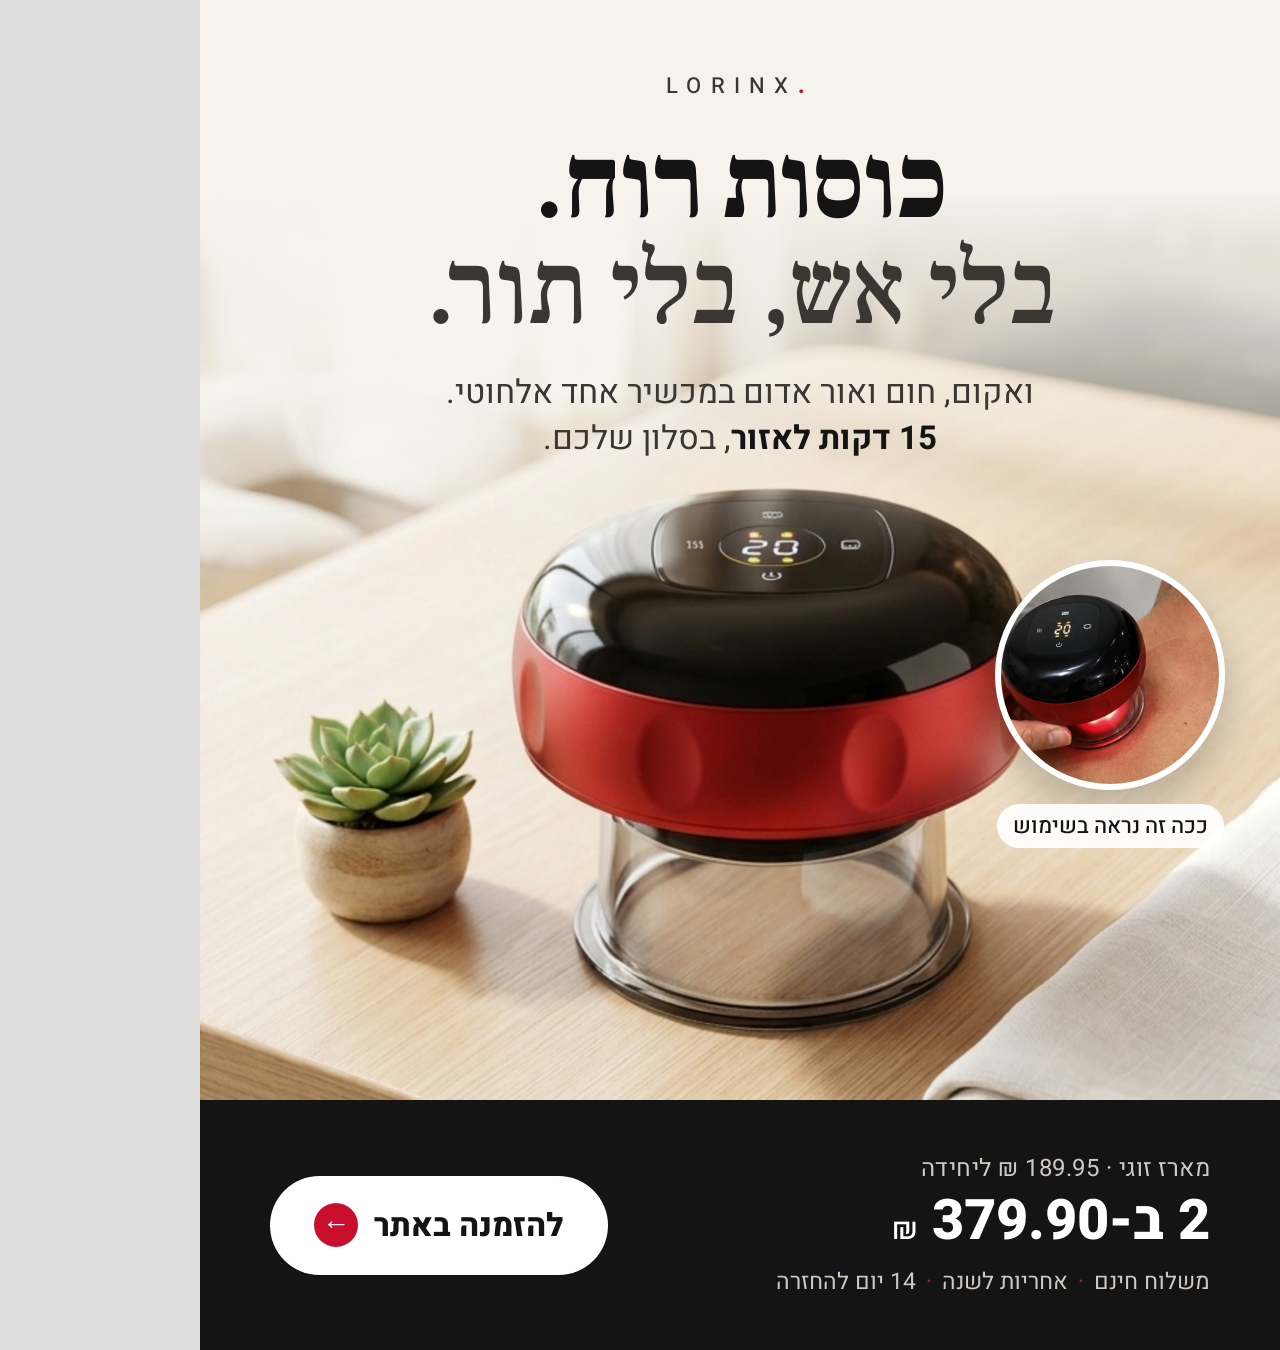
<file: ads/electric-cup/ad-4x5.html>
<!doctype html>
<html lang="he" dir="rtl">
<head>
<meta charset="utf-8">
<title>LORINX כוס רוח חשמלית 4:5</title>
<link rel="preconnect" href="https://fonts.googleapis.com">
<link href="https://fonts.googleapis.com/css2?family=Frank+Ruhl+Libre:wght@500;700;900&family=Heebo:wght@300;400;500;700;800&display=swap" rel="stylesheet">
<style>
  :root{
    --ink:#141414;
    --ink-soft:#3a3632;
    --paper:#f6f2ec;
    --red:#C8102E;
    --W:1080px; --H:1350px;
  }
  *{box-sizing:border-box;margin:0;padding:0}
  html,body{background:#ddd}
  .ad{
    position:relative; width:var(--W); height:var(--H); overflow:hidden;
    background:var(--paper); font-family:'Heebo',sans-serif; color:var(--ink);
  }
  /* real store photo, cropped to 4:5 with product centred */
  .hero{
    position:absolute; inset:0;
    background:url('hero.jpg') no-repeat;
    background-size:1249px 1249px;           /* 2048 -> 1249 */
    background-position:-52px 165px;         /* product centred, below headline */
  }
  /* soft light scrim behind the headline only */
  .scrim{
    position:absolute; left:0; right:0; top:0; height:560px;
    background:linear-gradient(to bottom, var(--paper) 0%, var(--paper) 34%, rgba(246,242,236,.7) 62%, rgba(246,242,236,0) 100%);
  }
  .top{position:absolute; top:70px; left:0; right:0; text-align:center; padding:0 70px}
  .brand{
    font-family:'Heebo'; font-weight:500; font-size:22px; letter-spacing:.42em;
    color:var(--ink-soft); direction:ltr; margin-bottom:30px;
  }
  .brand b{color:var(--red); font-weight:800}
  h1{
    font-family:'Frank Ruhl Libre',serif; font-weight:900;
    font-size:104px; line-height:1.02; letter-spacing:-.01em;
  }
  h1 .soft{font-weight:500; color:var(--ink-soft)}
  .sub{
    margin-top:26px; font-size:33px; font-weight:400; line-height:1.4; color:var(--ink-soft);
  }
  .sub b{font-weight:700;color:var(--ink)}

  /* in-use proof: the store's real photo, red light on the neck */
  .proof{
    position:absolute; right:40px; top:560px; width:260px; text-align:center;
  }
  .proof .ring{
    width:230px; height:230px; border-radius:50%; overflow:hidden;
    border:6px solid #fff; box-shadow:0 18px 40px rgba(0,0,0,.22);
    margin:0 auto; background:url('inuse.png') no-repeat; background-size:416px auto; background-position:-99px -134px;
  }
  .proof span{
    display:inline-block; margin-top:14px; font-size:22px; font-weight:500; color:var(--ink); white-space:nowrap;
    background:rgba(255,255,255,.92); padding:6px 16px; border-radius:40px;
  }

  /* offer bar */
  .bar{
    position:absolute; left:0; right:0; bottom:0; height:250px; background:var(--ink); color:#fff;
    display:flex; align-items:center; justify-content:space-between; padding:0 70px;
  }
  .offer .k{font-size:24px; font-weight:400; color:#cfc9c2; letter-spacing:.02em}
  .offer .v{font-size:56px; font-weight:800; line-height:1.15; margin-top:4px}
  .offer .v small{font-size:30px; font-weight:500}
  .offer .meta{margin-top:10px; font-size:23px; color:#cfc9c2; font-weight:400}
  .offer .meta i{font-style:normal; color:var(--red); padding:0 10px}
  .cta{
    background:#fff; color:var(--ink); font-weight:800; font-size:32px;
    padding:26px 44px; border-radius:60px; white-space:nowrap;
    display:flex; align-items:center; gap:16px;
  }
  .cta .arr{display:inline-block; width:44px; height:44px; border-radius:50%; background:var(--red); color:#fff;
    font-size:28px; line-height:44px; text-align:center}
</style>
</head>
<body>
<div class="ad" id="ad">
  <div class="hero"></div>
  <div class="scrim"></div>

  <div class="top">
    <div class="brand">LORINX<b>.</b></div>
    <h1>כוסות רוח.<br><span class="soft">בלי אש, בלי תור.</span></h1>
    <p class="sub">ואקום, חום ואור אדום במכשיר אחד אלחוטי.<br><b>15 דקות לאזור</b>, בסלון שלכם.</p>
  </div>

  <div class="proof">
    <div class="ring"></div>
    <span>ככה זה נראה בשימוש</span>
  </div>

  <div class="bar">
    <div class="offer">
      <div class="k">מארז זוגי · 189.95 ₪ ליחידה</div>
      <div class="v">2 ב-379.90 <small>₪</small></div>
      <div class="meta">משלוח חינם<i>·</i>אחריות לשנה<i>·</i>14 יום להחזרה</div>
    </div>
    <div class="cta">להזמנה באתר <span class="arr">←</span></div>
  </div>
</div>
</body>
</html>
</file>
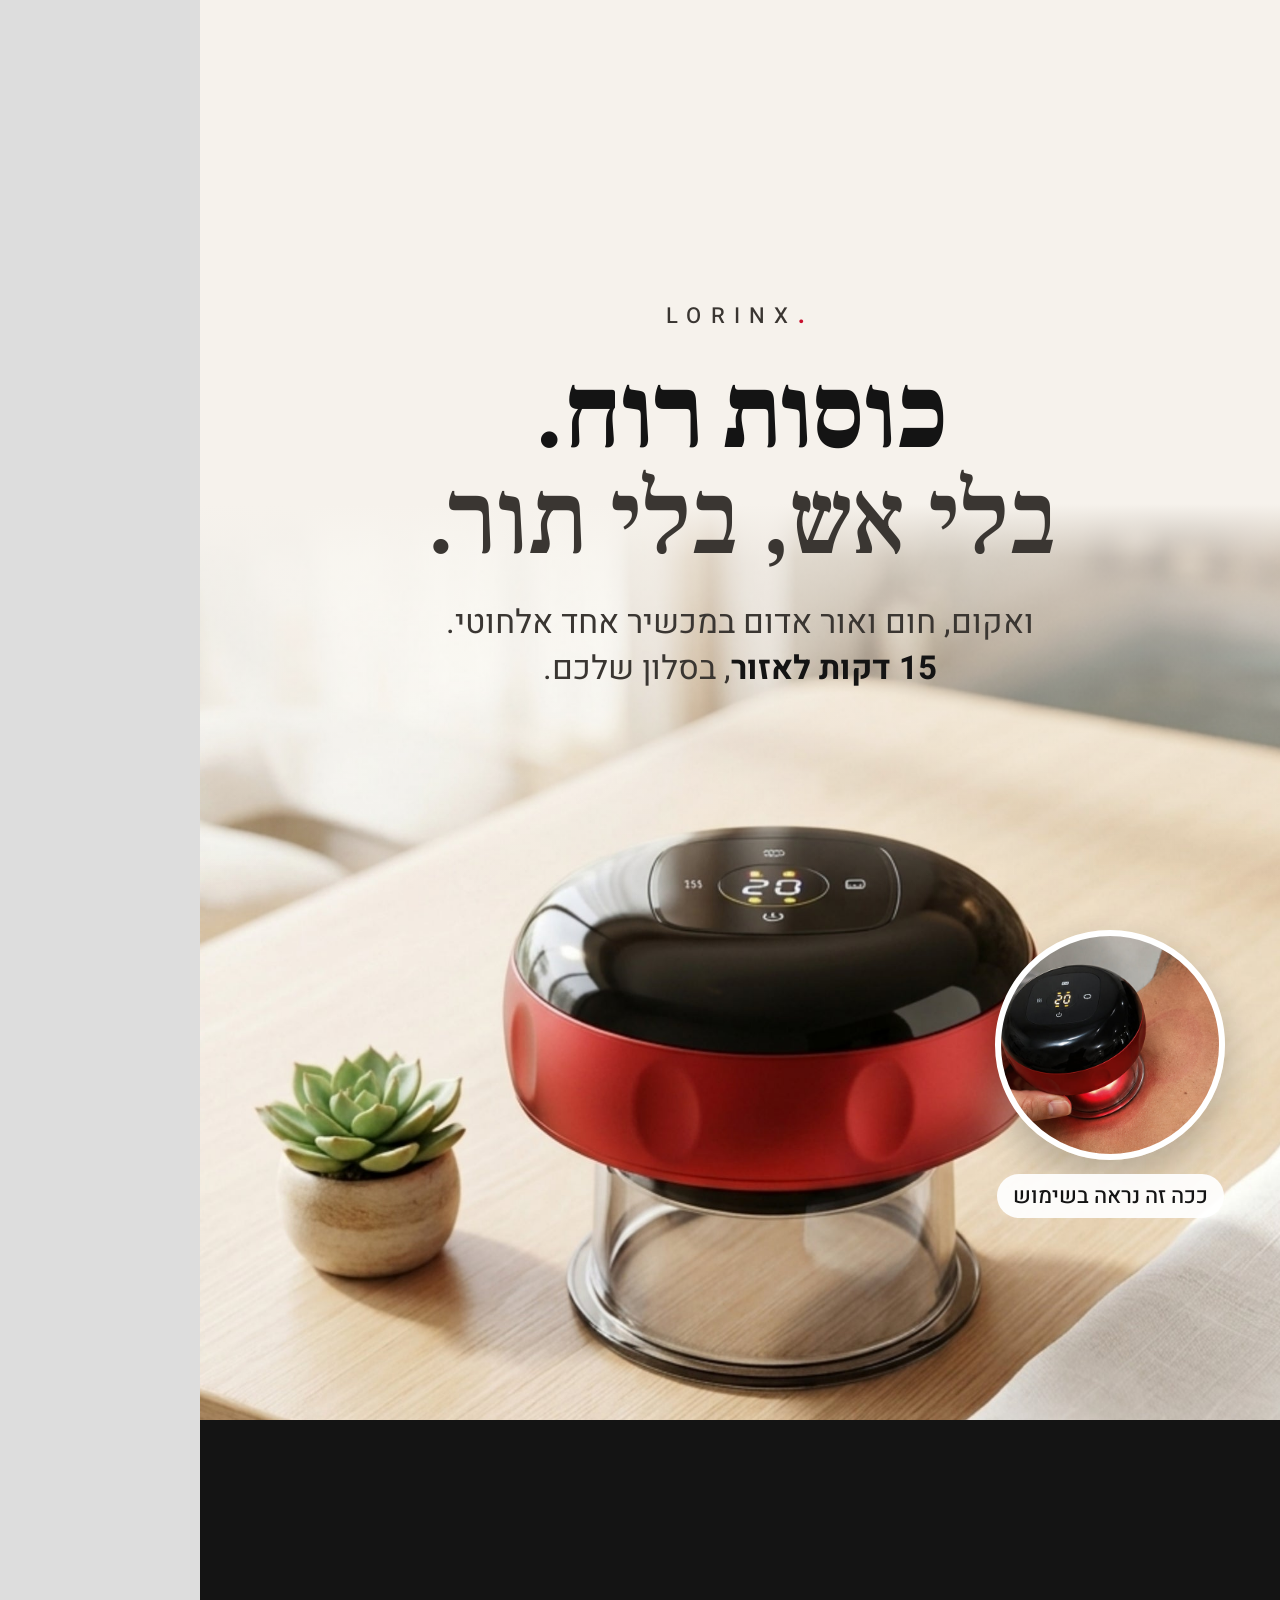
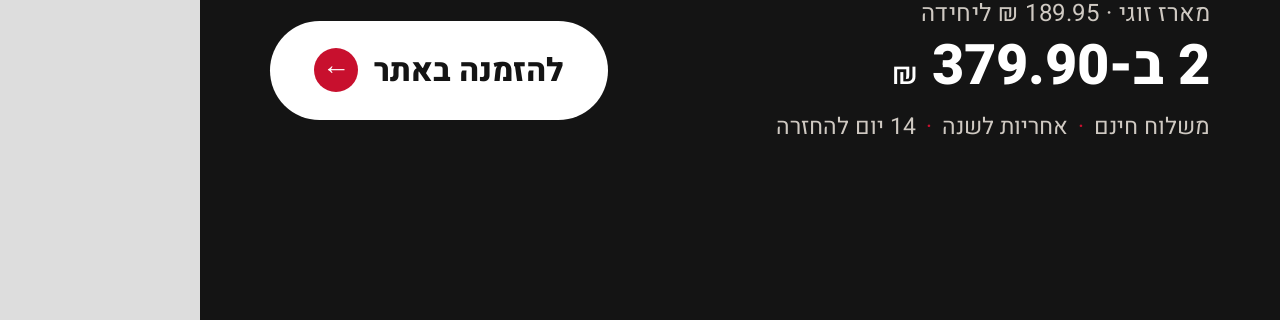
<file: ads/electric-cup/ad-9x16.html>
<!doctype html>
<html lang="he" dir="rtl">
<head>
<meta charset="utf-8">
<title>LORINX כוס רוח חשמלית 9:16</title>
<link rel="preconnect" href="https://fonts.googleapis.com">
<link href="https://fonts.googleapis.com/css2?family=Frank+Ruhl+Libre:wght@500;700;900&family=Heebo:wght@300;400;500;700;800&display=swap" rel="stylesheet">
<style>
  :root{
    --ink:#141414;
    --ink-soft:#3a3632;
    --paper:#f6f2ec;
    --red:#C8102E;
    --W:1080px; --H:1920px;
  }
  *{box-sizing:border-box;margin:0;padding:0}
  html,body{background:#ddd}
  .ad{
    position:relative; width:var(--W); height:var(--H); overflow:hidden;
    background:var(--paper); font-family:'Heebo',sans-serif; color:var(--ink);
  }
  /* real store photo, cropped to 4:5 with product centred */
  .hero{
    position:absolute; inset:0;
    background:url('hero.jpg') no-repeat;
    background-size:1300px 1300px;
    background-position:-76px 489px;         /* product centred, below headline */
  }
  /* soft light scrim behind the headline only */
  .scrim{
    position:absolute; left:0; right:0; top:0; height:900px;
    background:linear-gradient(to bottom, var(--paper) 0%, var(--paper) 56%, rgba(246,242,236,.7) 62%, rgba(246,242,236,0) 100%);
  }
  .top{position:absolute; top:300px; left:0; right:0; text-align:center; padding:0 70px}
  .brand{
    font-family:'Heebo'; font-weight:500; font-size:22px; letter-spacing:.42em;
    color:var(--ink-soft); direction:ltr; margin-bottom:30px;
  }
  .brand b{color:var(--red); font-weight:800}
  h1{
    font-family:'Frank Ruhl Libre',serif; font-weight:900;
    font-size:104px; line-height:1.02; letter-spacing:-.01em;
  }
  h1 .soft{font-weight:500; color:var(--ink-soft)}
  .sub{
    margin-top:26px; font-size:33px; font-weight:400; line-height:1.4; color:var(--ink-soft);
  }
  .sub b{font-weight:700;color:var(--ink)}

  /* in-use proof: the store's real photo, red light on the neck */
  .proof{
    position:absolute; right:40px; top:930px; width:260px; text-align:center;
  }
  .proof .ring{
    width:230px; height:230px; border-radius:50%; overflow:hidden;
    border:6px solid #fff; box-shadow:0 18px 40px rgba(0,0,0,.22);
    margin:0 auto; background:url('inuse.png') no-repeat; background-size:416px auto; background-position:-99px -134px;
  }
  .proof span{
    display:inline-block; margin-top:14px; font-size:22px; font-weight:500; color:var(--ink); white-space:nowrap;
    background:rgba(255,255,255,.92); padding:6px 16px; border-radius:40px;
  }

  /* offer bar */
  .bar{
    position:absolute; left:0; right:0; bottom:0; height:500px; align-items:flex-start; padding-top:80px; background:var(--ink); color:#fff;
    display:flex; align-items:center; justify-content:space-between; padding:0 70px;
  }
  .offer .k{font-size:24px; font-weight:400; color:#cfc9c2; letter-spacing:.02em}
  .offer .v{font-size:56px; font-weight:800; line-height:1.15; margin-top:4px}
  .offer .v small{font-size:30px; font-weight:500}
  .offer .meta{margin-top:10px; font-size:23px; color:#cfc9c2; font-weight:400}
  .offer .meta i{font-style:normal; color:var(--red); padding:0 10px}
  .cta{
    background:#fff; color:var(--ink); font-weight:800; font-size:32px;
    padding:26px 44px; border-radius:60px; white-space:nowrap;
    display:flex; align-items:center; gap:16px;
  }
  .cta .arr{display:inline-block; width:44px; height:44px; border-radius:50%; background:var(--red); color:#fff;
    font-size:28px; line-height:44px; text-align:center}
</style>
</head>
<body>
<div class="ad" id="ad">
  <div class="hero"></div>
  <div class="scrim"></div>

  <div class="top">
    <div class="brand">LORINX<b>.</b></div>
    <h1>כוסות רוח.<br><span class="soft">בלי אש, בלי תור.</span></h1>
    <p class="sub">ואקום, חום ואור אדום במכשיר אחד אלחוטי.<br><b>15 דקות לאזור</b>, בסלון שלכם.</p>
  </div>

  <div class="proof">
    <div class="ring"></div>
    <span>ככה זה נראה בשימוש</span>
  </div>

  <div class="bar">
    <div class="offer">
      <div class="k">מארז זוגי · 189.95 ₪ ליחידה</div>
      <div class="v">2 ב-379.90 <small>₪</small></div>
      <div class="meta">משלוח חינם<i>·</i>אחריות לשנה<i>·</i>14 יום להחזרה</div>
    </div>
    <div class="cta">להזמנה באתר <span class="arr">←</span></div>
  </div>
</div>
</body>
</html>
</file>
